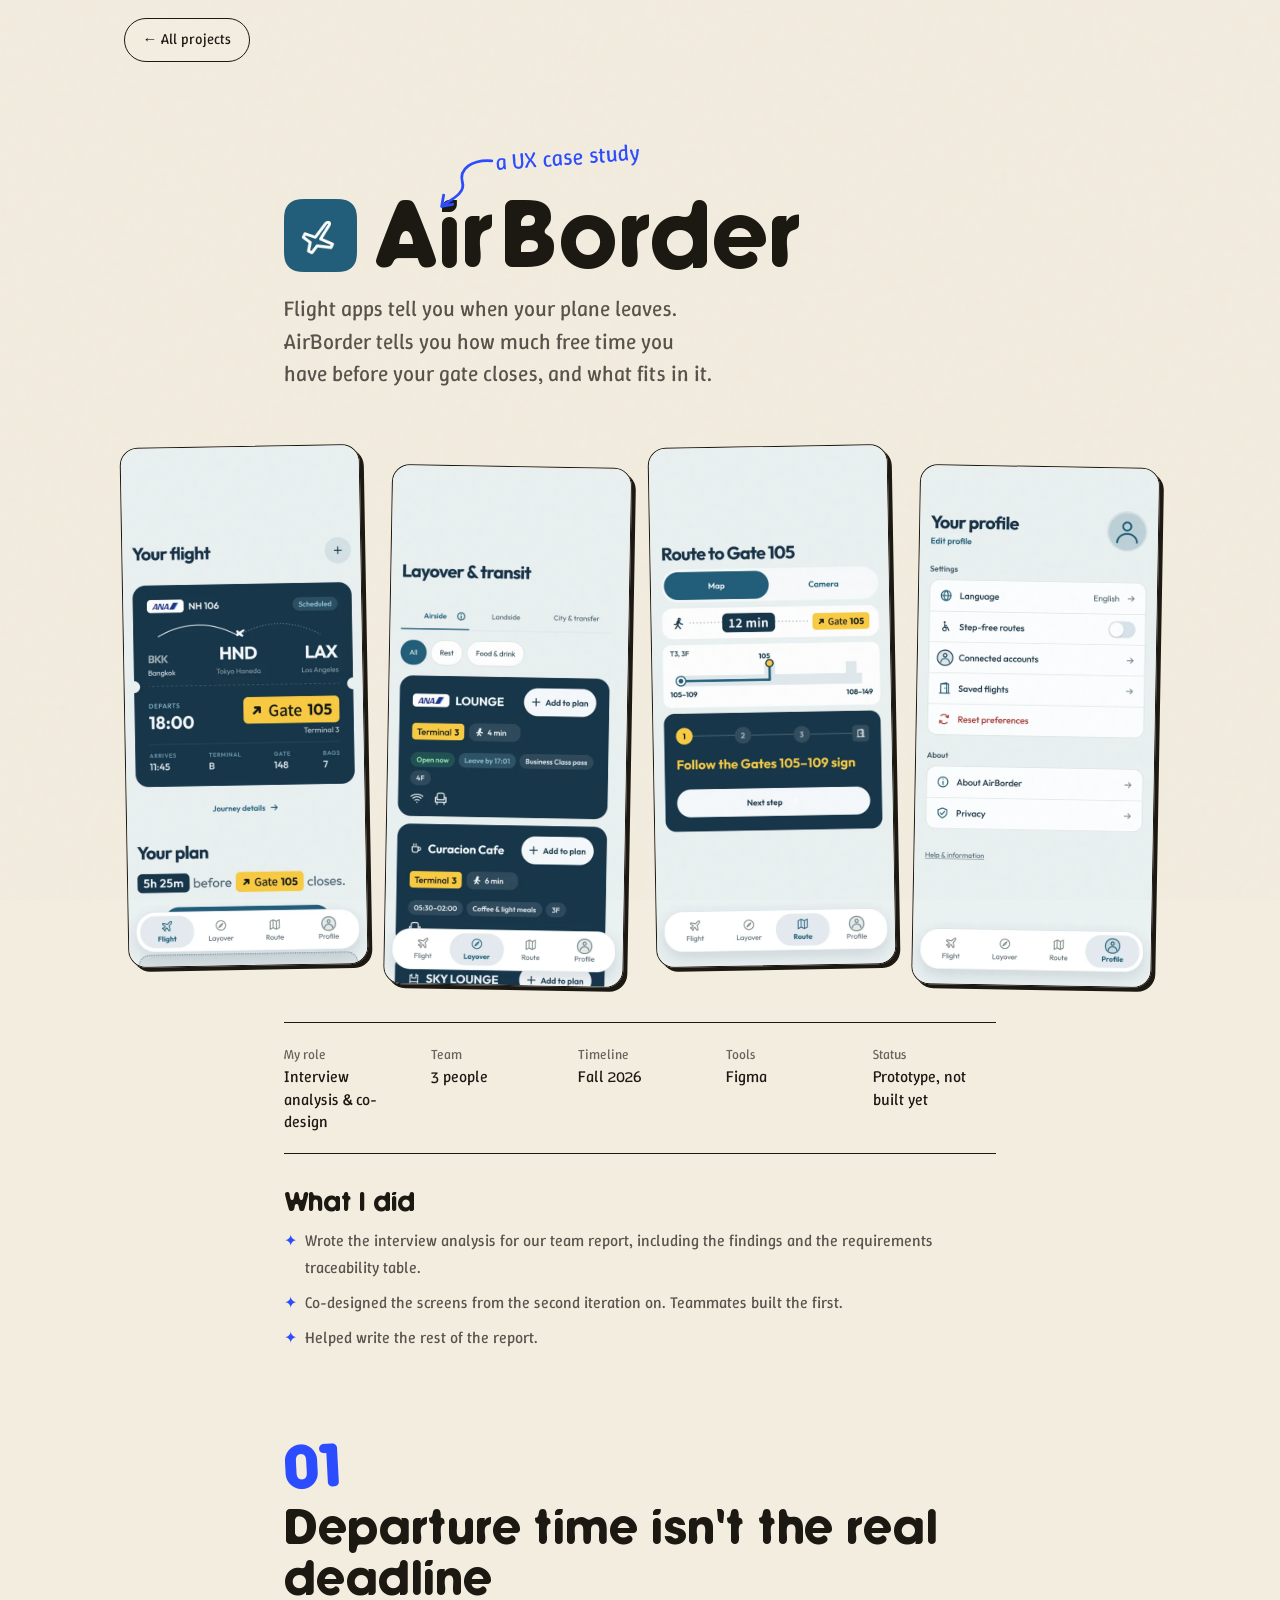
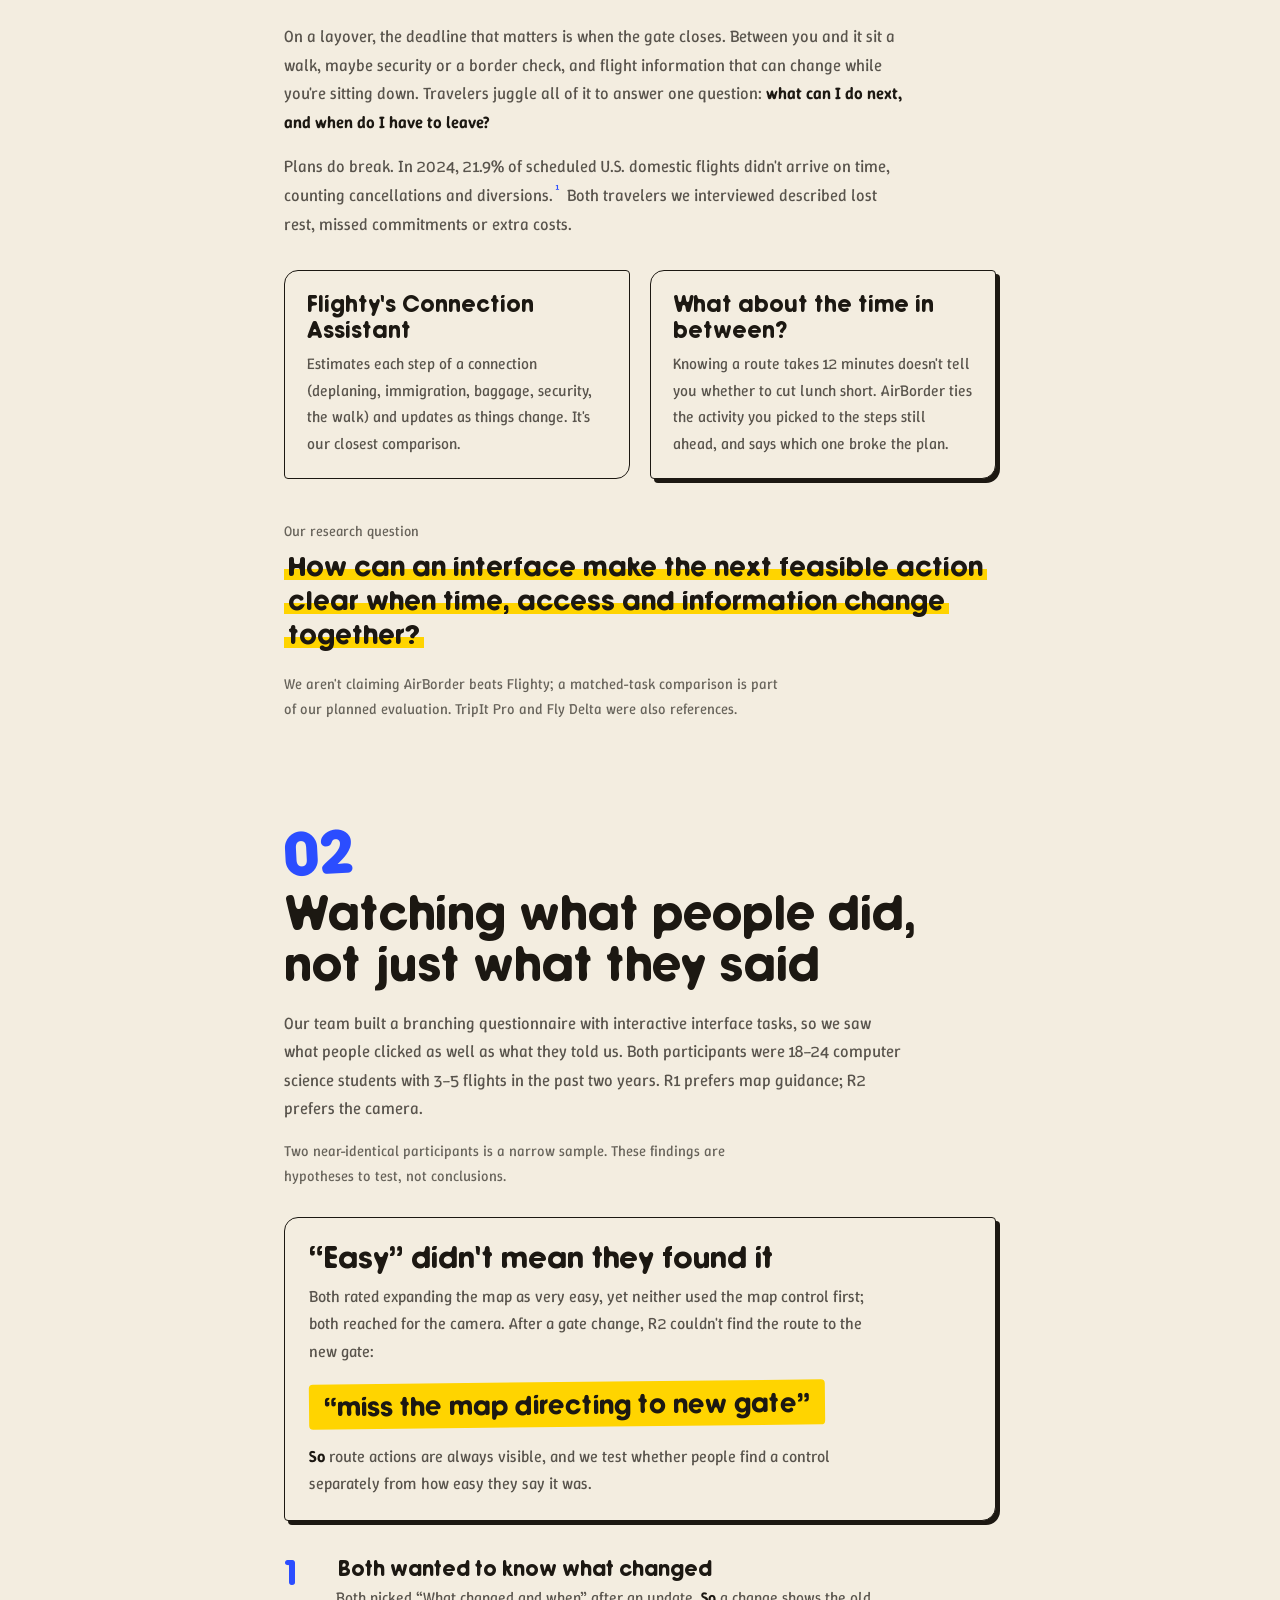
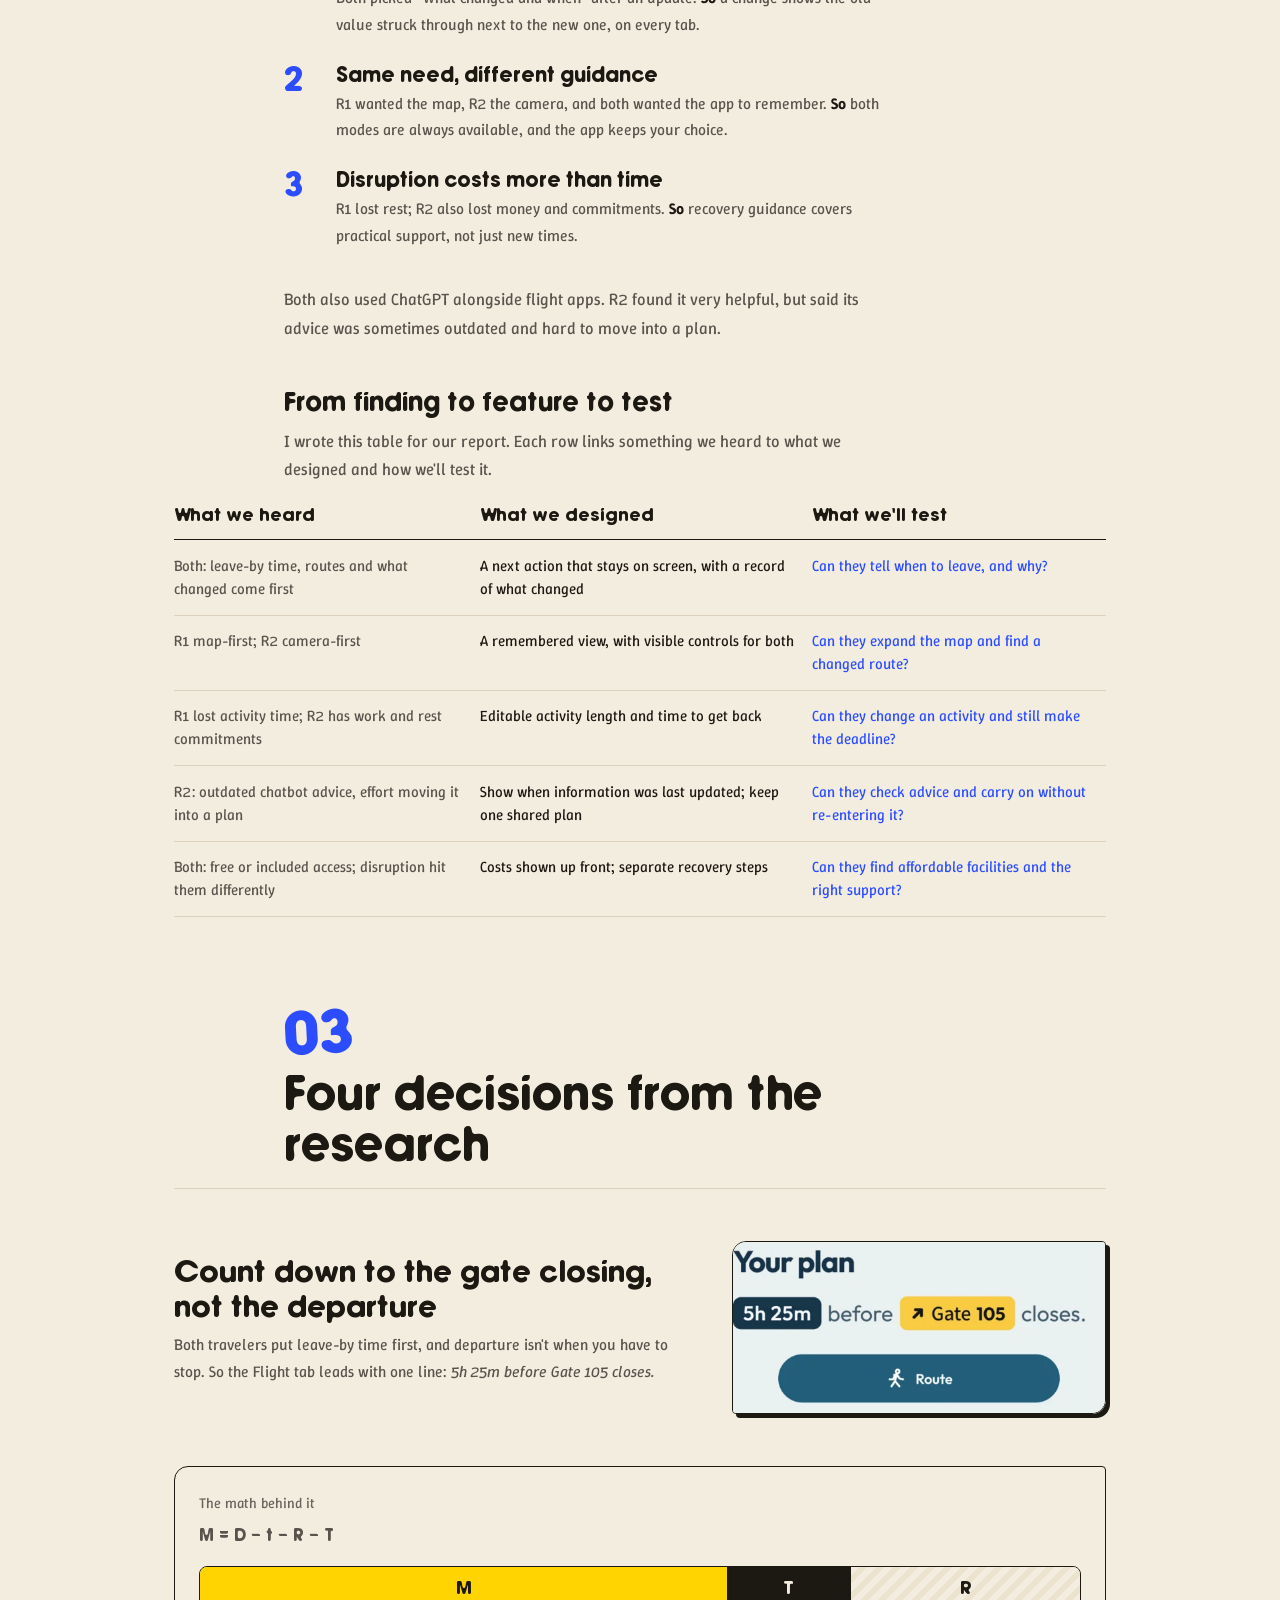
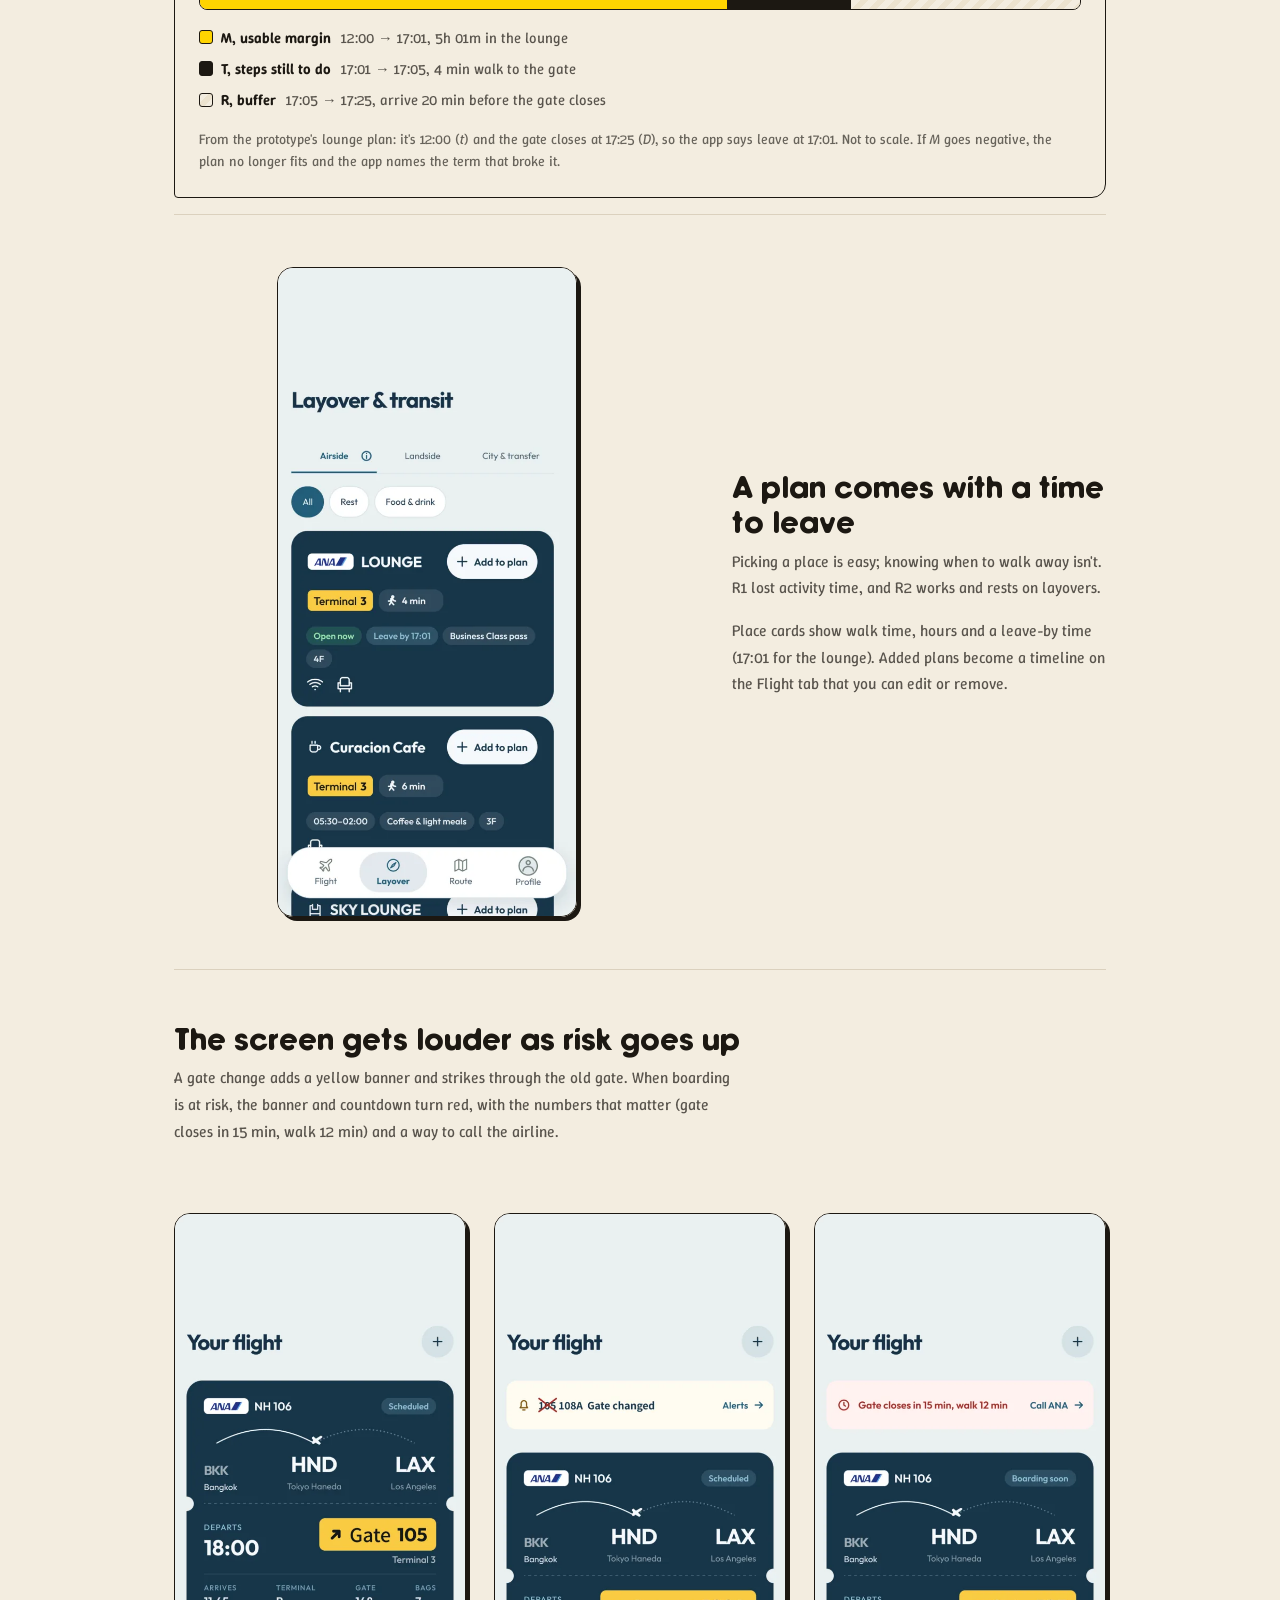
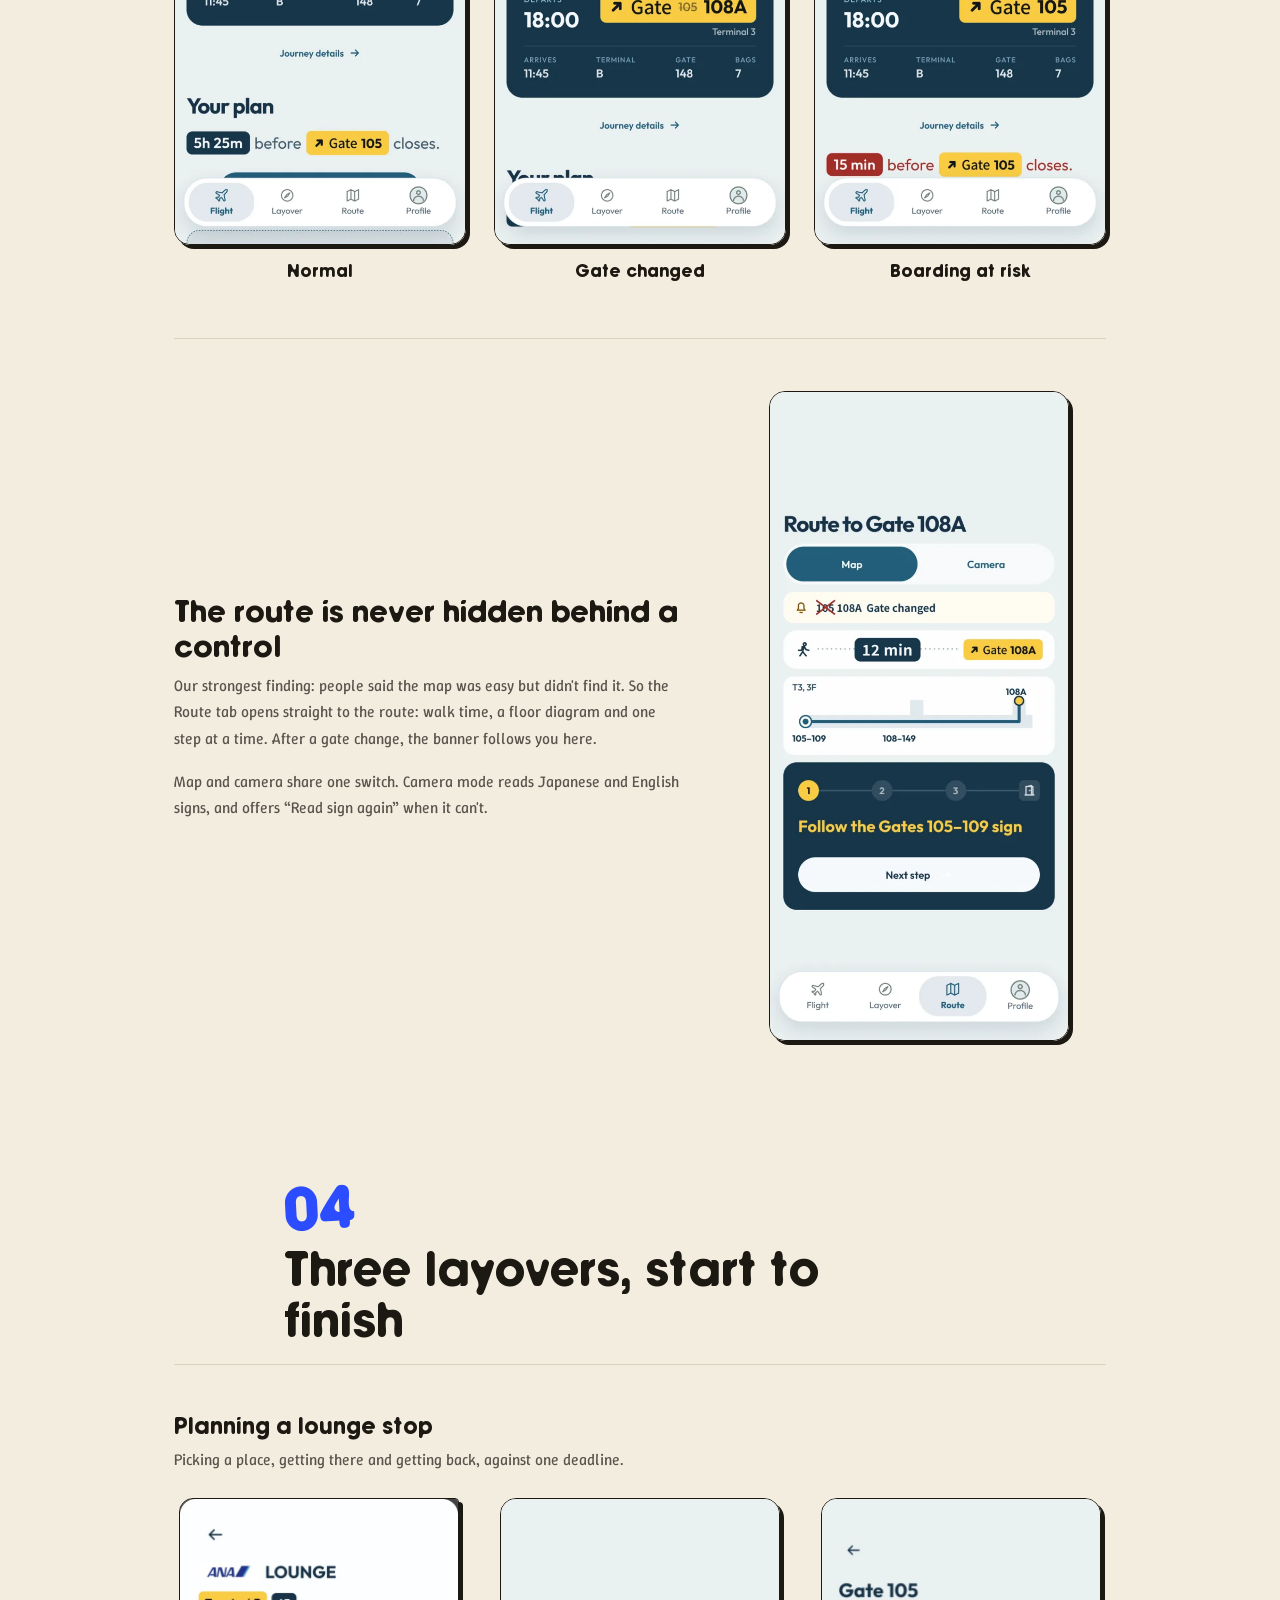
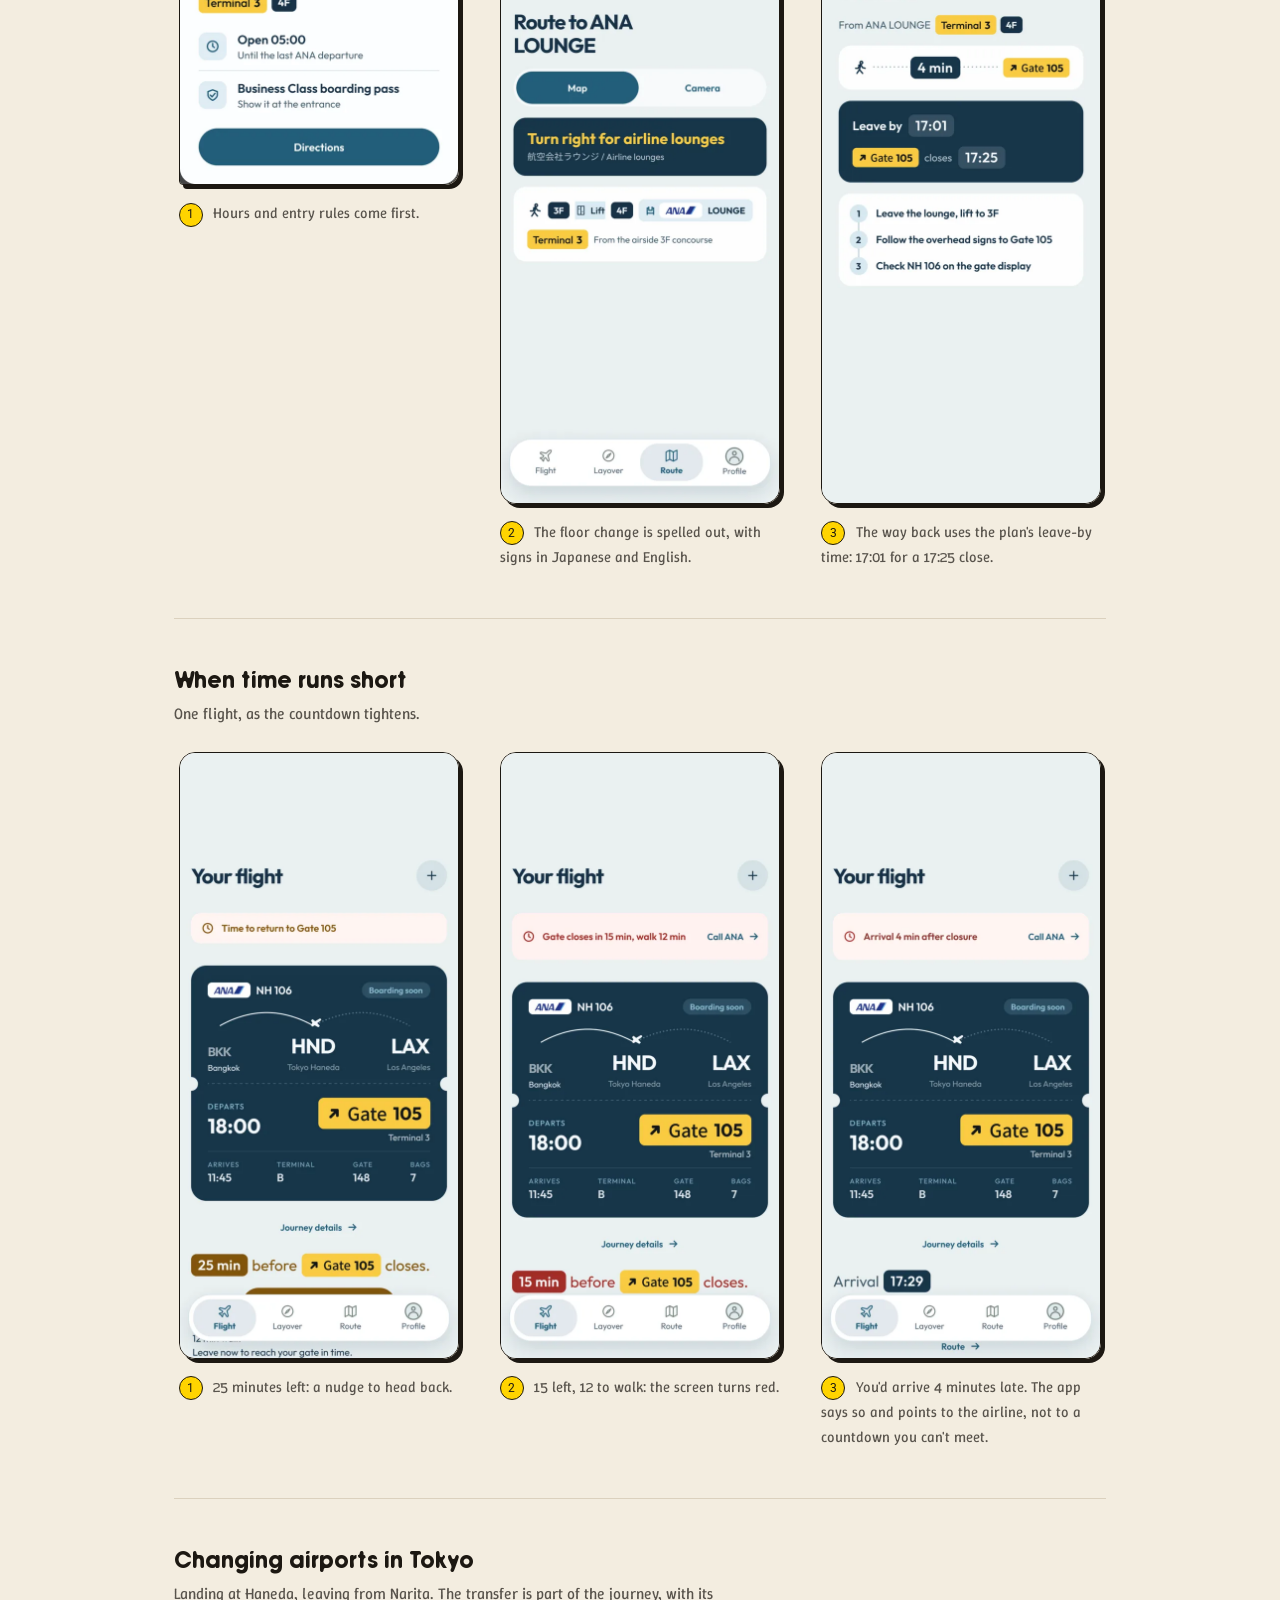
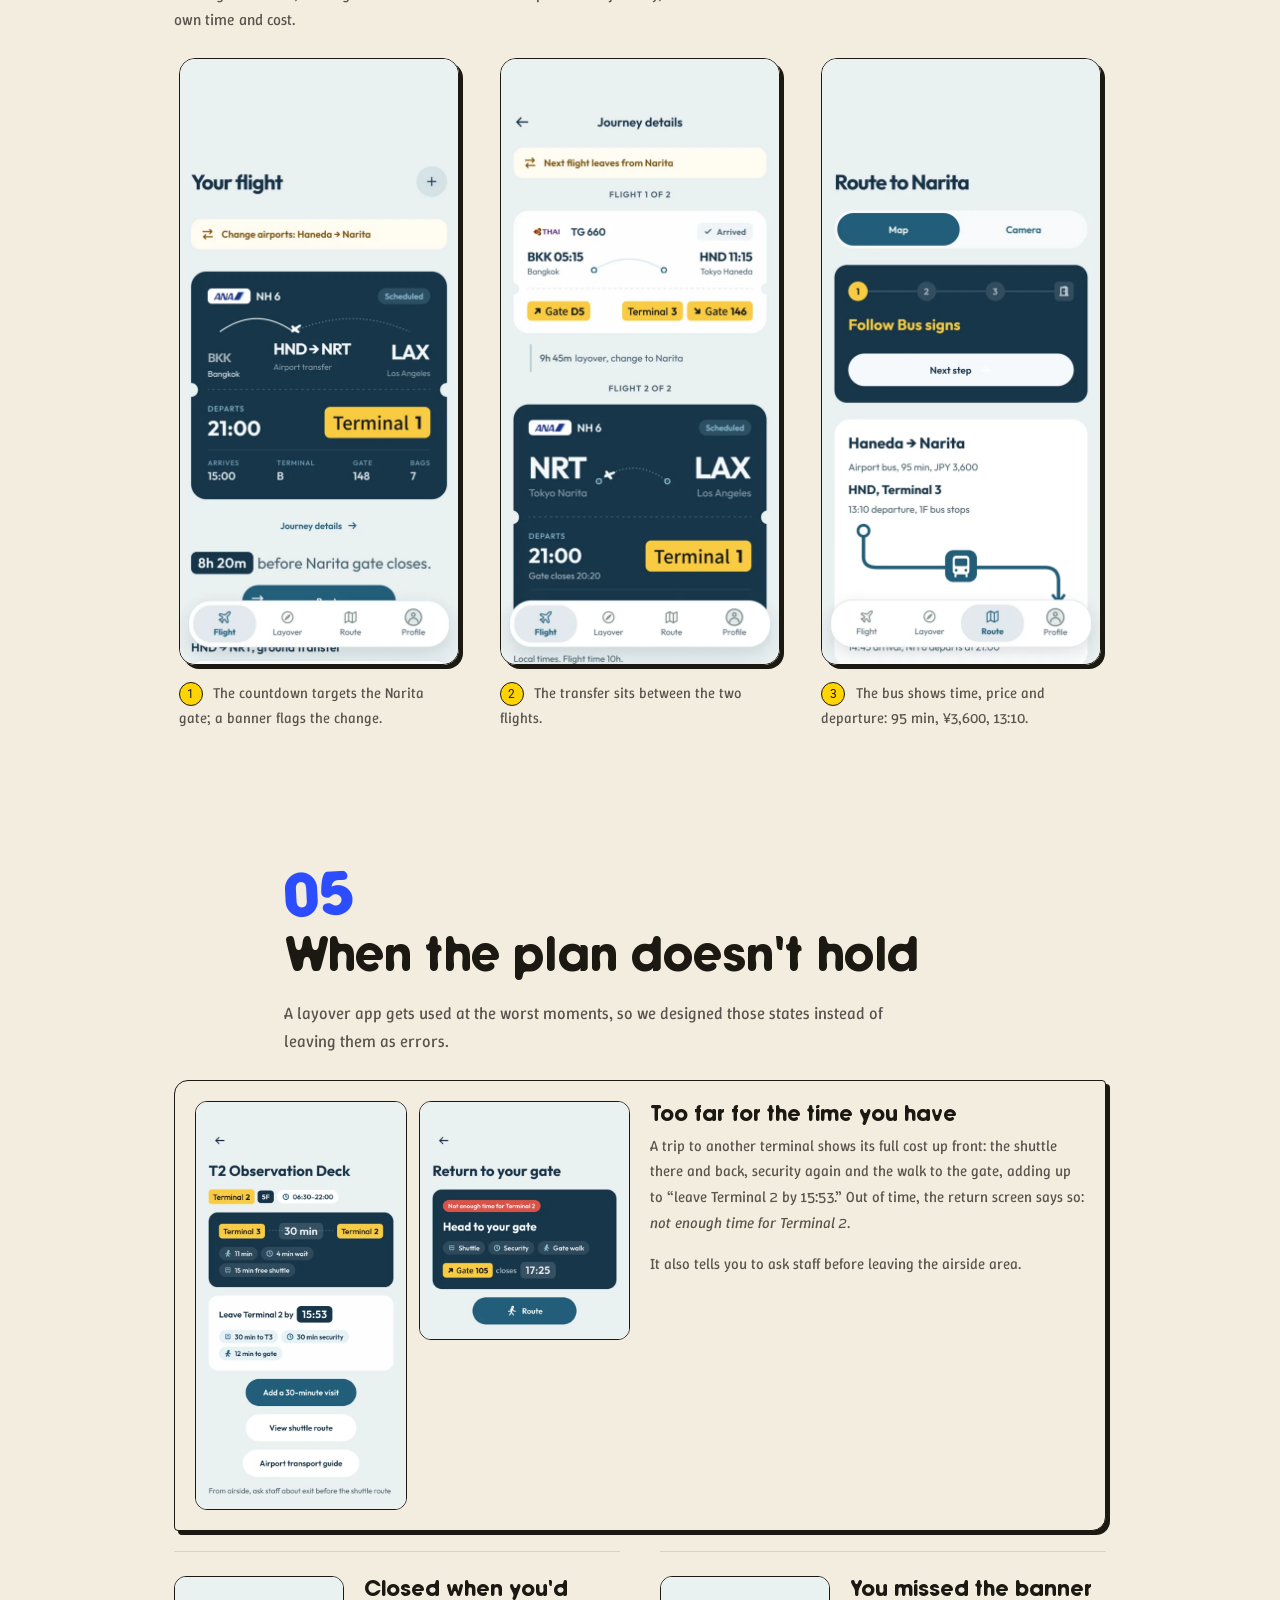
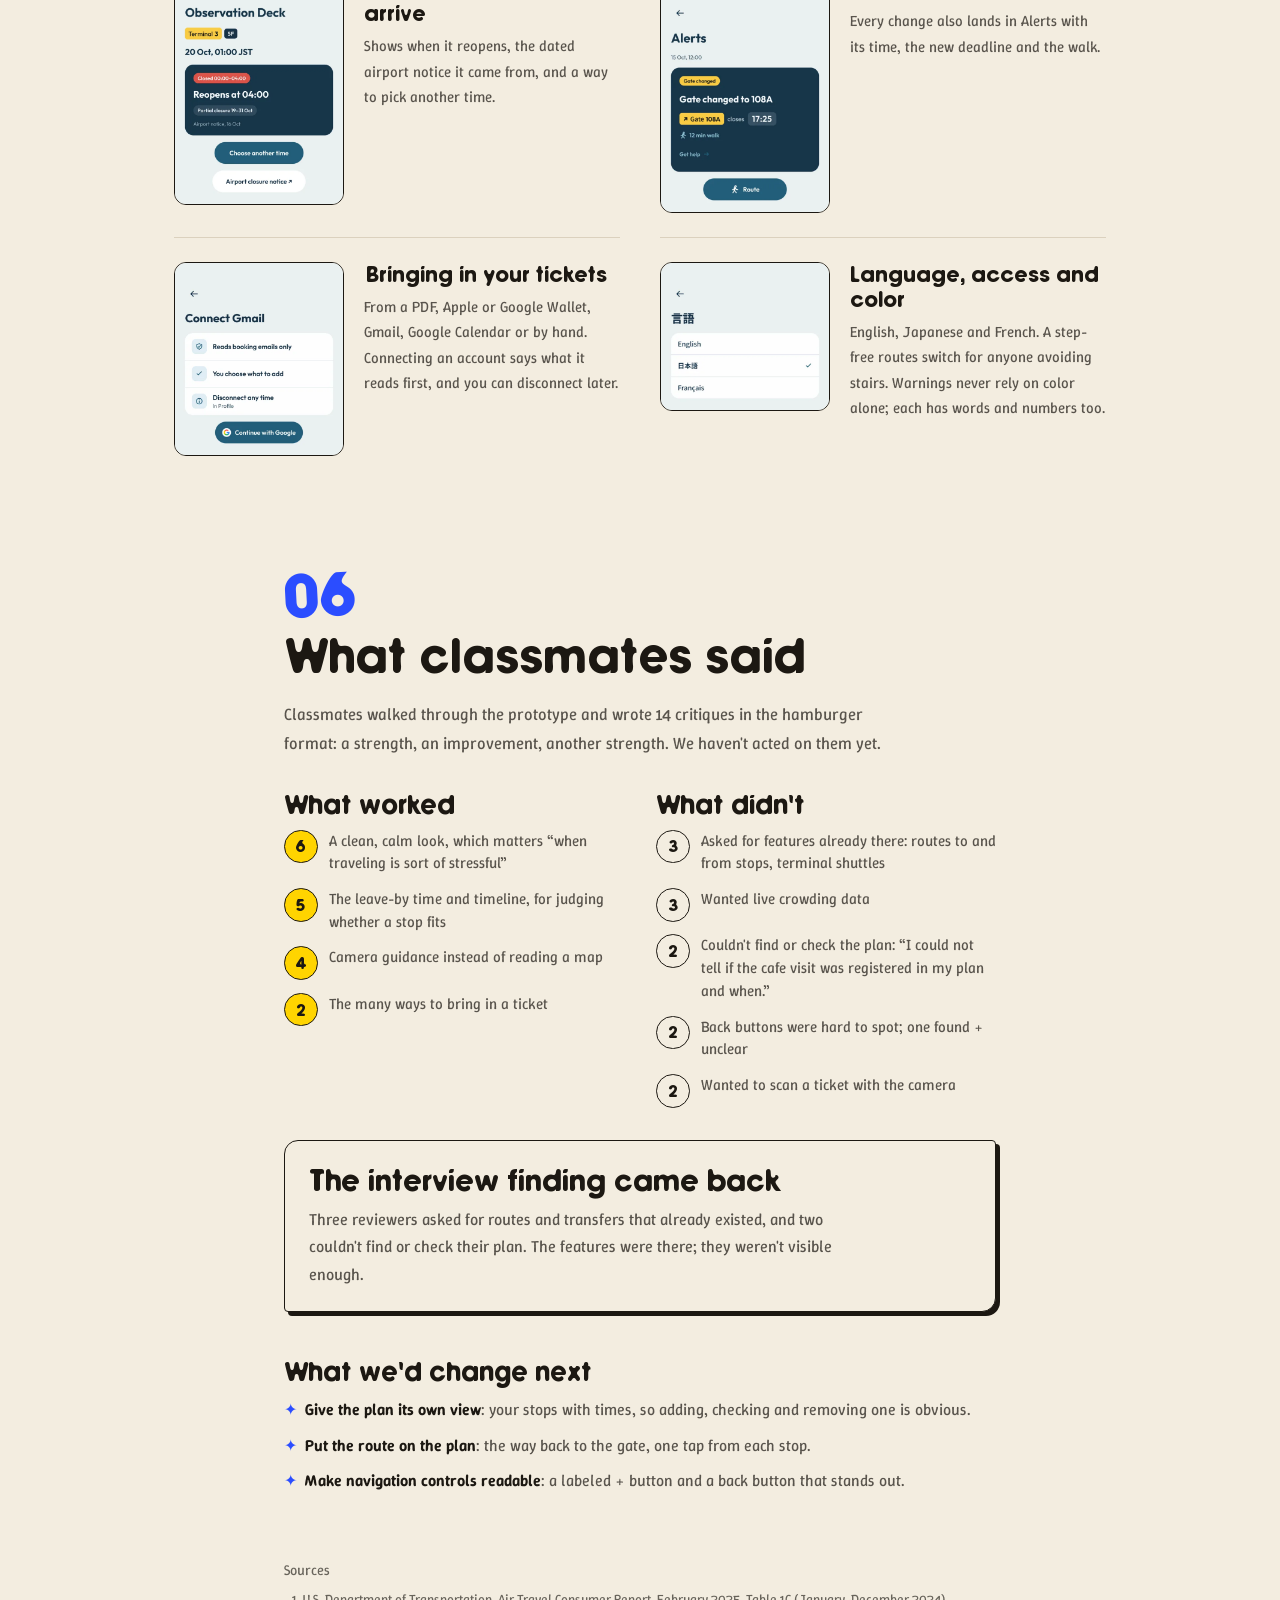
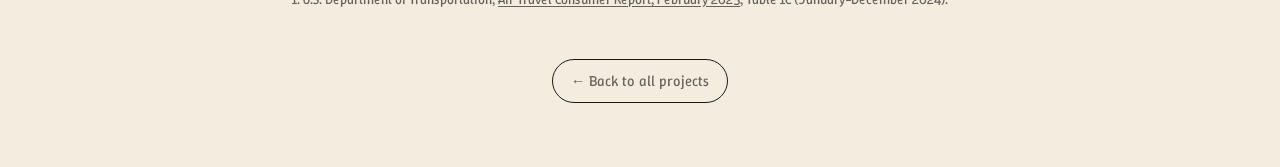
<file: airborder/index.html>
<!DOCTYPE html>
<html lang="en">
<head>
<meta charset="UTF-8">
<meta name="viewport" content="width=device-width, initial-scale=1.0">
<title>AirBorder UX case study | Mark Anjoul</title>
<meta name="description" content="A layover companion that tells travelers how much free time they have before their next gate closes. Interview research, requirements traceability and a Figma prototype from a USF HCI team project.">
<meta name="theme-color" content="#f3ede0">
<link rel="canonical" href="https://markanjoul.com/airborder/">

<meta property="og:type" content="article">
<meta property="og:url" content="https://markanjoul.com/airborder/">
<meta property="og:title" content="AirBorder: a UX case study">
<meta property="og:description" content="How much free time do you have before your next gate closes? A layover companion, from interviews to prototype.">
<meta property="og:image" content="https://markanjoul.com/assets/airborder/og.jpg">
<meta property="og:image:width" content="1200">
<meta property="og:image:height" content="630">
<meta name="twitter:card" content="summary_large_image">
<meta name="twitter:image" content="https://markanjoul.com/assets/airborder/og.jpg">

<link rel="icon" href="../favicon.svg" type="image/svg+xml">
<link rel="preload" href="../assets/fonts/Llewie.ttf" as="font" type="font/ttf" crossorigin>
<link rel="preload" href="../assets/fonts/WinkyRough-VariableFont_wght.ttf" as="font" type="font/ttf" crossorigin>
<link rel="stylesheet" href="case-study.css">
</head>
<body class="cs">
<div class="paper-grain" aria-hidden="true"></div>

<header class="cs-top">
  <a class="cs-back" href="../#projects">← All projects</a>
</header>

<main>
  <!-- 1. HERO -->
  <section class="cs-hero" aria-labelledby="cs-title">
    <div class="cs-wrap">
      <p class="cs-kicker"><span class="hand-note"><svg class="hand-note-arrow" viewBox="0 0 46 40" aria-hidden="true"><path d="M44 4 C 30 2, 20 8, 22 18 C 24 26, 12 30, 6 34 M6 34 l 8 -1 M6 34 l 2 -8"/></svg>a UX case study</span></p>
      <h1 id="cs-title" class="cs-h1"><img class="proj-logo" src="../assets/airborder/icon.webp" alt="" width="40" height="40">AirBorder</h1>
      <p class="cs-lede">Flight apps tell you when your plane leaves. AirBorder tells you how much free time you have before your gate closes, and what fits in it.</p>
    </div>

    <div class="cs-hero-shots">
      <img src="../assets/airborder/main-flight.webp" width="560" height="1218" fetchpriority="high"
           alt="Flight tab: ANA NH 106 from Tokyo Haneda to Los Angeles, departing 18:00 from Gate 105, with the plan summary “5h 25m before Gate 105 closes.”">
      <img src="../assets/airborder/main-layover.webp" width="560" height="1218"
           alt="Layover and transit tab: airside places in Terminal 3, each card showing walking time, whether it is open, a leave-by time and an Add to plan button.">
      <img src="../assets/airborder/main-route.webp" width="560" height="1218"
           alt="Route tab in map mode: 12 minutes on foot to Gate 105, a floor diagram of Terminal 3, and step 1 of 3, “Follow the Gates 105–109 sign.”">
      <img src="../assets/airborder/main-profile.webp" width="560" height="1218"
           alt="Profile tab with settings for language, a step-free routes toggle, connected accounts and saved flights.">
    </div>

    <div class="cs-wrap">
      <dl class="cs-meta">
        <div><dt>My role</dt><dd>Interview analysis &amp; co-design</dd></div>
        <div><dt>Team</dt><dd>3 people</dd></div>
        <div><dt>Timeline</dt><dd>Fall 2026</dd></div>
        <div><dt>Tools</dt><dd>Figma</dd></div>
        <div><dt>Status</dt><dd>Prototype, not built yet</dd></div>
      </dl>

      <h2 class="cs-h3">What I did</h2>
      <ul class="cs-list">
        <li>Wrote the interview analysis for our team report, including the findings and the requirements traceability table.</li>
        <li>Co-designed the screens from the second iteration on. Teammates built the first.</li>
        <li>Helped write the rest of the report.</li>
      </ul>
    </div>
  </section>

  <!-- 2. THE PROBLEM -->
  <section class="cs-section cs-reveal" aria-labelledby="cs-problem">
    <div class="cs-wrap">
      <p class="cs-num" aria-hidden="true">01</p>
      <h2 id="cs-problem" class="cs-h2">Departure time isn't the real deadline</h2>
      <p>On a layover, the deadline that matters is when the gate closes. Between you and it sit a walk, maybe security or a border check, and flight information that can change while you're sitting down. Travelers juggle all of it to answer one question: <strong>what can I do next, and when do I have to leave?</strong></p>
      <p>Plans do break. In 2024, 21.9% of scheduled U.S. domestic flights didn't arrive on time, counting cancellations and diversions.<a class="cs-cite" href="#src-dot" aria-label="Source: U.S. Department of Transportation">¹</a> Both travelers we interviewed described lost rest, missed commitments or extra costs.</p>

      <div class="cs-compare">
        <div class="cs-card">
          <h3 class="cs-card-title">Flighty's Connection Assistant</h3>
          <p>Estimates each step of a connection (deplaning, immigration, baggage, security, the walk) and updates as things change. It's our closest comparison.</p>
        </div>
        <div class="cs-card cs-card-accent">
          <h3 class="cs-card-title">What about the time in between?</h3>
          <p>Knowing a route takes 12 minutes doesn't tell you whether to cut lunch short. AirBorder ties the activity you picked to the steps still ahead, and says which one broke the plan.</p>
        </div>
      </div>

      <blockquote class="cs-question">
        <p class="cs-card-label">Our research question</p>
        <p><span>How can an interface make the next feasible action clear when time, access and information change together?</span></p>
      </blockquote>
      <p class="cs-note">We aren't claiming AirBorder beats Flighty; a matched-task comparison is part of our planned evaluation. TripIt Pro and Fly Delta were also references.</p>
    </div>
  </section>

  <!-- 3. RESEARCH -->
  <section class="cs-section cs-reveal" aria-labelledby="cs-research">
    <div class="cs-wrap">
      <p class="cs-num" aria-hidden="true">02</p>
      <h2 id="cs-research" class="cs-h2">Watching what people did, not just what they said</h2>
      <p>Our team built a branching questionnaire with interactive interface tasks, so we saw what people clicked as well as what they told us. Both participants were 18–24 computer science students with 3–5 flights in the past two years. R1 prefers map guidance; R2 prefers the camera.</p>
      <p class="cs-note">Two near-identical participants is a narrow sample. These findings are hypotheses to test, not conclusions.</p>

      <div class="cs-insight-lead">
        <h3 class="cs-card-title">“Easy” didn't mean they found it</h3>
        <p>Both rated expanding the map as very easy, yet neither used the map control first; both reached for the camera. After a gate change, R2 couldn't find the route to the new gate:</p>
        <blockquote class="cs-quote">“miss the map directing to new gate”</blockquote>
        <p><strong>So</strong> route actions are always visible, and we test whether people find a control separately from how easy they say it was.</p>
      </div>

      <ol class="cs-findings">
        <li>
          <h3 class="cs-card-title">Both wanted to know what changed</h3>
          <p>Both picked “What changed and when” after an update. <strong>So</strong> a change shows the old value struck through next to the new one, on every tab.</p>
        </li>
        <li>
          <h3 class="cs-card-title">Same need, different guidance</h3>
          <p>R1 wanted the map, R2 the camera, and both wanted the app to remember. <strong>So</strong> both modes are always available, and the app keeps your choice.</p>
        </li>
        <li>
          <h3 class="cs-card-title">Disruption costs more than time</h3>
          <p>R1 lost rest; R2 also lost money and commitments. <strong>So</strong> recovery guidance covers practical support, not just new times.</p>
        </li>
      </ol>

      <p>Both also used ChatGPT alongside flight apps. R2 found it very helpful, but said its advice was sometimes outdated and hard to move into a plan.</p>

      <h3 class="cs-h3 cs-sub">From finding to feature to test</h3>
      <p>I wrote this table for our report. Each row links something we heard to what we designed and how we'll test it.</p>
    </div>

    <div class="cs-wrap cs-wrap-wide">
      <table class="cs-table">
        <caption class="sr-only">Requirements traceability: interview evidence, the design response, and the evaluation question for each</caption>
        <thead>
          <tr><th scope="col">What we heard</th><th scope="col">What we designed</th><th scope="col">What we'll test</th></tr>
        </thead>
        <tbody>
          <tr>
            <td data-label="What we heard">Both: leave-by time, routes and what changed come first</td>
            <td data-label="What we designed">A next action that stays on screen, with a record of what changed</td>
            <td data-label="What we'll test">Can they tell when to leave, and why?</td>
          </tr>
          <tr>
            <td data-label="What we heard">R1 map-first; R2 camera-first</td>
            <td data-label="What we designed">A remembered view, with visible controls for both</td>
            <td data-label="What we'll test">Can they expand the map and find a changed route?</td>
          </tr>
          <tr>
            <td data-label="What we heard">R1 lost activity time; R2 has work and rest commitments</td>
            <td data-label="What we designed">Editable activity length and time to get back</td>
            <td data-label="What we'll test">Can they change an activity and still make the deadline?</td>
          </tr>
          <tr>
            <td data-label="What we heard">R2: outdated chatbot advice, effort moving it into a plan</td>
            <td data-label="What we designed">Show when information was last updated; keep one shared plan</td>
            <td data-label="What we'll test">Can they check advice and carry on without re-entering it?</td>
          </tr>
          <tr>
            <td data-label="What we heard">Both: free or included access; disruption hit them differently</td>
            <td data-label="What we designed">Costs shown up front; separate recovery steps</td>
            <td data-label="What we'll test">Can they find affordable facilities and the right support?</td>
          </tr>
        </tbody>
      </table>
    </div>
  </section>

  <!-- 4. DESIGN DECISIONS -->
  <section class="cs-section cs-reveal" aria-labelledby="cs-decisions">
    <div class="cs-wrap">
      <p class="cs-num" aria-hidden="true">03</p>
      <h2 id="cs-decisions" class="cs-h2">Four decisions from the research</h2>
    </div>

    <div class="cs-wrap cs-wrap-wide">
      <article class="cs-decision">
        <div class="cs-decision-text">
          <h3 class="cs-card-title">Count down to the gate closing, not the departure</h3>
          <p>Both travelers put leave-by time first, and departure isn't when you have to stop. So the Flight tab leads with one line: <em>5h 25m before Gate 105 closes.</em></p>
        </div>
        <figure class="cs-shot cs-shot-flat">
          <img src="../assets/airborder/plan-countdown.webp" width="560" height="257" loading="lazy" decoding="async"
               alt="The Your plan section of the Flight tab: “5h 25m before Gate 105 closes,” with a Route button underneath.">
        </figure>
      </article>

      <!-- the model behind decisions 1 and 2, with the prototype's own numbers -->
      <figure class="cs-budget" aria-labelledby="cs-budget-cap">
        <p class="cs-card-label">The math behind it</p>
        <p class="cs-formula"><span>M</span> = <span>D</span> − <span>t</span> − <span>R</span> − <span>T</span></p>
        <div class="cs-bar" aria-hidden="true">
          <span class="cs-seg cs-seg-m">M</span><span class="cs-seg cs-seg-t">T</span><span class="cs-seg cs-seg-r">R</span>
        </div>
        <ul class="cs-legend">
          <li><i class="cs-key cs-seg-m"></i><b>M, usable margin</b> 12:00 → 17:01, 5h 01m in the lounge</li>
          <li><i class="cs-key cs-seg-t"></i><b>T, steps still to do</b> 17:01 → 17:05, 4 min walk to the gate</li>
          <li><i class="cs-key cs-seg-r"></i><b>R, buffer</b> 17:05 → 17:25, arrive 20 min before the gate closes</li>
        </ul>
        <figcaption id="cs-budget-cap">From the prototype's lounge plan: it's 12:00 (<i>t</i>) and the gate closes at 17:25 (<i>D</i>), so the app says leave at 17:01. Not to scale. If <i>M</i> goes negative, the plan no longer fits and the app names the term that broke it.</figcaption>
      </figure>

      <article class="cs-decision cs-decision-flip">
        <div class="cs-decision-text">
          <h3 class="cs-card-title">A plan comes with a time to leave</h3>
          <p>Picking a place is easy; knowing when to walk away isn't. R1 lost activity time, and R2 works and rests on layovers.</p>
          <p>Place cards show walk time, hours and a leave-by time (17:01 for the lounge). Added plans become a timeline on the Flight tab that you can edit or remove.</p>
        </div>
        <figure class="cs-shot">
          <img src="../assets/airborder/main-layover.webp" width="560" height="1218" loading="lazy" decoding="async"
               alt="Layover and transit tab: the ANA Lounge card shows Terminal 3, a 4 minute walk, Open now, Leave by 17:01 and an Add to plan button.">
        </figure>
      </article>

      <article class="cs-decision cs-decision-wide">
        <div class="cs-decision-text">
          <h3 class="cs-card-title">The screen gets louder as risk goes up</h3>
          <p>A gate change adds a yellow banner and strikes through the old gate. When boarding is at risk, the banner and countdown turn red, with the numbers that matter (gate closes in 15 min, walk 12 min) and a way to call the airline.</p>
        </div>
        <div class="cs-trio">
          <figure class="cs-shot">
            <img src="../assets/airborder/main-flight.webp" width="560" height="1218" loading="lazy" decoding="async"
                 alt="Normal state: the Flight tab with a dark ticket for NH 106, Gate 105, and no banner.">
            <figcaption>Normal</figcaption>
          </figure>
          <figure class="cs-shot">
            <img src="../assets/airborder/gate.webp" width="560" height="1218" loading="lazy" decoding="async"
                 alt="Gate changed: a yellow banner reads “105 struck through, 108A, Gate changed” with an Alerts link, and the ticket shows Gate 105 crossed out next to 108A.">
            <figcaption>Gate changed</figcaption>
          </figure>
          <figure class="cs-shot">
            <img src="../assets/airborder/risk.webp" width="560" height="1218" loading="lazy" decoding="async"
                 alt="Boarding at risk: a red banner reads “Gate closes in 15 min, walk 12 min” with a Call ANA link, the status says Boarding soon, and the countdown chip turns red at 15 min.">
            <figcaption>Boarding at risk</figcaption>
          </figure>
        </div>
      </article>

      <article class="cs-decision">
        <div class="cs-decision-text">
          <h3 class="cs-card-title">The route is never hidden behind a control</h3>
          <p>Our strongest finding: people said the map was easy but didn't find it. So the Route tab opens straight to the route: walk time, a floor diagram and one step at a time. After a gate change, the banner follows you here.</p>
          <p>Map and camera share one switch. Camera mode reads Japanese and English signs, and offers “Read sign again” when it can't.</p>
        </div>
        <figure class="cs-shot">
          <img src="../assets/airborder/route108.webp" width="560" height="1218" loading="lazy" decoding="async"
               alt="Route to Gate 108A in map mode: the Map and Camera switch, the gate-change banner, a 12 minute walk to Gate 108A, a floor diagram of Terminal 3, and step 1 of 3, “Follow the Gates 105–109 sign.”">
        </figure>
      </article>
    </div>
  </section>

  <!-- 5. KEY FLOWS -->
  <section class="cs-section cs-reveal" aria-labelledby="cs-flows">
    <div class="cs-wrap">
      <p class="cs-num" aria-hidden="true">04</p>
      <h2 id="cs-flows" class="cs-h2">Three layovers, start to finish</h2>
    </div>

    <div class="cs-wrap cs-wrap-wide">
      <div class="cs-flow">
        <h3 class="cs-card-title">Planning a lounge stop</h3>
        <p class="cs-flow-lede">Picking a place, getting there and getting back, against one deadline.</p>
        <ol class="cs-steps" tabindex="0" aria-label="Planning a lounge stop, 3 screens">
          <li>
            <img src="../assets/airborder/lounge-card.webp" width="560" height="576" loading="lazy" decoding="async" class="cs-step-card"
                 alt="ANA Lounge details: Terminal 3, 4F. Open 05:00 until the last ANA departure. Entry needs a Business Class boarding pass, shown at the entrance. A Directions button.">
            <p><b>1</b> Hours and entry rules come first.</p>
          </li>
          <li>
            <img src="../assets/airborder/lounge-route.webp" width="560" height="1218" loading="lazy" decoding="async"
                 alt="Route to ANA Lounge in map mode: “Turn right for airline lounges” with the sign text in Japanese and English, then 3F, lift, 4F, ANA Lounge, from the airside 3F concourse.">
            <p><b>2</b> The floor change is spelled out, with signs in Japanese and English.</p>
          </li>
          <li>
            <img src="../assets/airborder/lounge-return.webp" width="560" height="1218" loading="lazy" decoding="async"
                 alt="Gate 105 from ANA Lounge: a 4 minute walk, Leave by 17:01, Gate 105 closes 17:25, and three steps: leave the lounge and take the lift to 3F, follow the overhead signs to Gate 105, check NH 106 on the gate display.">
            <p><b>3</b> The way back uses the plan's leave-by time: 17:01 for a 17:25 close.</p>
          </li>
        </ol>
      </div>

      <div class="cs-flow">
        <h3 class="cs-card-title">When time runs short</h3>
        <p class="cs-flow-lede">One flight, as the countdown tightens.</p>
        <ol class="cs-steps" tabindex="0" aria-label="When time runs short, 3 screens">
          <li>
            <img src="../assets/airborder/return.webp" width="560" height="1218" loading="lazy" decoding="async"
                 alt="Return to your gate: a banner reads “Time to return to Gate 105” and the countdown says 25 min before Gate 105 closes.">
            <p><b>1</b> 25 minutes left: a nudge to head back.</p>
          </li>
          <li>
            <img src="../assets/airborder/risk.webp" width="560" height="1218" loading="lazy" decoding="async"
                 alt="Boarding at risk: a red banner reads “Gate closes in 15 min, walk 12 min” with a Call ANA link, and the countdown chip turns red at 15 min.">
            <p><b>2</b> 15 left, 12 to walk: the screen turns red.</p>
          </li>
          <li>
            <img src="../assets/airborder/assist.webp" width="560" height="1218" loading="lazy" decoding="async"
                 alt="Boarding assistance: a banner reads “Arrival 4 min after closure” with a Call ANA link, and the plan shows Arrival 17:29.">
            <p><b>3</b> You'd arrive 4 minutes late. The app says so and points to the airline, not to a countdown you can't meet.</p>
          </li>
        </ol>
      </div>

      <div class="cs-flow">
        <h3 class="cs-card-title">Changing airports in Tokyo</h3>
        <p class="cs-flow-lede">Landing at Haneda, leaving from Narita. The transfer is part of the journey, with its own time and cost.</p>
        <ol class="cs-steps" tabindex="0" aria-label="Changing airports in Tokyo, 3 screens">
          <li>
            <img src="../assets/airborder/xfer-flight.webp" width="560" height="1218" loading="lazy" decoding="async"
                 alt="Flight tab during an airport change: a banner reads “Change airports: Haneda to Narita,” the ticket for NH 6 shows HND to NRT as an airport transfer and Terminal 1, and the countdown says 8h 20m before Narita gate closes.">
            <p><b>1</b> The countdown targets the Narita gate; a banner flags the change.</p>
          </li>
          <li>
            <img src="../assets/airborder/xfer-journey.webp" width="560" height="1218" loading="lazy" decoding="async"
                 alt="Journey details: “Next flight leaves from Narita,” flight 1 of 2 is TG 660 from Bangkok to Haneda, then a 9h 45m layover with a change to Narita, then flight 2 of 2, NH 6 from Narita.">
            <p><b>2</b> The transfer sits between the two flights.</p>
          </li>
          <li>
            <img src="../assets/airborder/xfer-route.webp" width="560" height="1218" loading="lazy" decoding="async"
                 alt="Route to Narita in map mode: step 1, Follow Bus signs, then Haneda to Narita by airport bus, 95 min, JPY 3,600, leaving Haneda Terminal 3 at 13:10 from the 1F bus stops.">
            <p><b>3</b> The bus shows time, price and departure: 95 min, ¥3,600, 13:10.</p>
          </li>
        </ol>
      </div>
    </div>
  </section>

  <!-- 6. EDGE CASES & ACCESSIBILITY -->
  <section class="cs-section cs-reveal" aria-labelledby="cs-edges">
    <div class="cs-wrap">
      <p class="cs-num" aria-hidden="true">05</p>
      <h2 id="cs-edges" class="cs-h2">When the plan doesn't hold</h2>
      <p>A layover app gets used at the worst moments, so we designed those states instead of leaving them as errors.</p>
    </div>

    <div class="cs-wrap cs-wrap-wide">
      <div class="cs-edge cs-edge-wide">
        <div class="cs-edge-shots">
          <img src="../assets/airborder/edge-t2.webp" width="560" height="1089" loading="lazy" decoding="async"
               alt="T2 Observation Deck: 30 minutes from Terminal 3 by an 11 minute walk, 4 minute wait and 15 minute free shuttle. Leave Terminal 2 by 15:53, allowing 30 min back to Terminal 3, 30 min for security and 12 min to the gate. Buttons to add a 30-minute visit or view the shuttle route.">
          <img src="../assets/airborder/edge-t2-late.webp" width="560" height="634" loading="lazy" decoding="async"
               alt="Return to your gate: a red tag reads “Not enough time for Terminal 2,” followed by “Head to your gate” with shuttle, security and gate walk listed, and Gate 105 closes 17:25.">
        </div>
        <div class="cs-edge-text">
          <h3 class="cs-card-title">Too far for the time you have</h3>
          <p>A trip to another terminal shows its full cost up front: the shuttle there and back, security again and the walk to the gate, adding up to “leave Terminal 2 by 15:53.” Out of time, the return screen says so: <em>not enough time for Terminal 2</em>.</p>
          <p>It also tells you to ask staff before leaving the airside area.</p>
        </div>
      </div>

      <div class="cs-edges">
        <div class="cs-edge">
          <img src="../assets/airborder/edge-closed.webp" width="560" height="755" loading="lazy" decoding="async"
               alt="Observation Deck on 20 October at 01:00: a red tag reads “Closed 00:00–04:00,” then “Reopens at 04:00,” a note about a partial closure from 19 to 31 October, and the source, an airport notice from 16 October. Buttons to choose another time or open the airport closure notice.">
          <div class="cs-edge-text">
            <h3 class="cs-card-title">Closed when you'd arrive</h3>
            <p>Shows when it reopens, the dated airport notice it came from, and a way to pick another time.</p>
          </div>
        </div>
        <div class="cs-edge">
          <img src="../assets/airborder/edge-alert.webp" width="560" height="780" loading="lazy" decoding="async"
               alt="Alerts, 15 October 12:00: Gate changed to 108A, Gate 108A closes 17:25, 12 minute walk, a Get help link and a Route button.">
          <div class="cs-edge-text">
            <h3 class="cs-card-title">You missed the banner</h3>
            <p>Every change also lands in Alerts with its time, the new deadline and the walk.</p>
          </div>
        </div>
        <div class="cs-edge">
          <img src="../assets/airborder/edge-gmail.webp" width="560" height="641" loading="lazy" decoding="async"
               alt="Connect Gmail: three promises before connecting. Reads booking emails only. You choose what to add. Disconnect any time, in Profile. Then a Continue with Google button.">
          <div class="cs-edge-text">
            <h3 class="cs-card-title">Bringing in your tickets</h3>
            <p>From a PDF, Apple or Google Wallet, Gmail, Google Calendar or by hand. Connecting an account says what it reads first, and you can disconnect later.</p>
          </div>
        </div>
        <div class="cs-edge">
          <img src="../assets/airborder/edge-lang.webp" width="560" height="490" loading="lazy" decoding="async"
               alt="The language setting shown in Japanese, titled 言語, with English, 日本語 (selected) and Français.">
          <div class="cs-edge-text">
            <h3 class="cs-card-title">Language, access and color</h3>
            <p>English, Japanese and French. A step-free routes switch for anyone avoiding stairs. Warnings never rely on color alone; each has words and numbers too.</p>
          </div>
        </div>
      </div>
    </div>
  </section>

  <!-- 7. EVALUATION -->
  <section class="cs-section cs-reveal" aria-labelledby="cs-eval">
    <div class="cs-wrap">
      <p class="cs-num" aria-hidden="true">06</p>
      <h2 id="cs-eval" class="cs-h2">What classmates said</h2>
      <p>Classmates walked through the prototype and wrote 14 critiques in the hamburger format: a strength, an improvement, another strength. We haven't acted on them yet.</p>

      <div class="cs-eval">
        <div>
          <h3 class="cs-h3">What worked</h3>
          <ul class="cs-tally">
            <li><span>6</span>A clean, calm look, which matters “when traveling is sort of stressful”</li>
            <li><span>5</span>The leave-by time and timeline, for judging whether a stop fits</li>
            <li><span>4</span>Camera guidance instead of reading a map</li>
            <li><span>2</span>The many ways to bring in a ticket</li>
          </ul>
        </div>
        <div>
          <h3 class="cs-h3">What didn't</h3>
          <ul class="cs-tally cs-tally-warn">
            <li><span>3</span>Asked for features already there: routes to and from stops, terminal shuttles</li>
            <li><span>3</span>Wanted live crowding data</li>
            <li><span>2</span>Couldn't find or check the plan: “I could not tell if the cafe visit was registered in my plan and when.”</li>
            <li><span>2</span>Back buttons were hard to spot; one found + unclear</li>
            <li><span>2</span>Wanted to scan a ticket with the camera</li>
          </ul>
        </div>
      </div>

      <div class="cs-insight-lead">
        <h3 class="cs-card-title">The interview finding came back</h3>
        <p>Three reviewers asked for routes and transfers that already existed, and two couldn't find or check their plan. The features were there; they weren't visible enough.</p>
      </div>

      <h3 class="cs-h3 cs-sub">What we'd change next</h3>
      <ul class="cs-list">
        <li><strong>Give the plan its own view</strong>: your stops with times, so adding, checking and removing one is obvious.</li>
        <li><strong>Put the route on the plan</strong>: the way back to the gate, one tap from each stop.</li>
        <li><strong>Make navigation controls readable</strong>: a labeled + button and a back button that stands out.</li>
      </ul>
    </div>
  </section>

  <section class="cs-sources" aria-labelledby="cs-src">
    <div class="cs-wrap">
      <h2 id="cs-src" class="cs-card-label">Sources</h2>
      <ol>
        <li id="src-dot">U.S. Department of Transportation, <a href="https://rosap.ntl.bts.gov/view/dot/82026/dot_82026_DS1.pdf">Air Travel Consumer Report, February 2025</a>, Table 1C (January–December 2024).</li>
      </ol>
    </div>
  </section>
</main>

<footer class="cs-foot">
  <a class="cs-back" href="../#projects">← Back to all projects</a>
</footer>

<script>
  // ponytail: the homepage's GSAP fade-up (opacity 0 → 1, 15px rise, 0.3s) without loading
  // GSAP for one effect. JS adds the hidden state, so with no JS everything just shows.
  if (!matchMedia('(prefers-reduced-motion: reduce)').matches && 'IntersectionObserver' in window) {
    const io = new IntersectionObserver((entries) => entries.forEach((e) => {
      if (e.isIntersecting) { e.target.classList.add('in'); io.unobserve(e.target); }
    }));
    document.querySelectorAll('.cs-reveal').forEach((el) => { el.classList.add('pre'); io.observe(el); });
  }
</script>
</body>
</html>
</file>
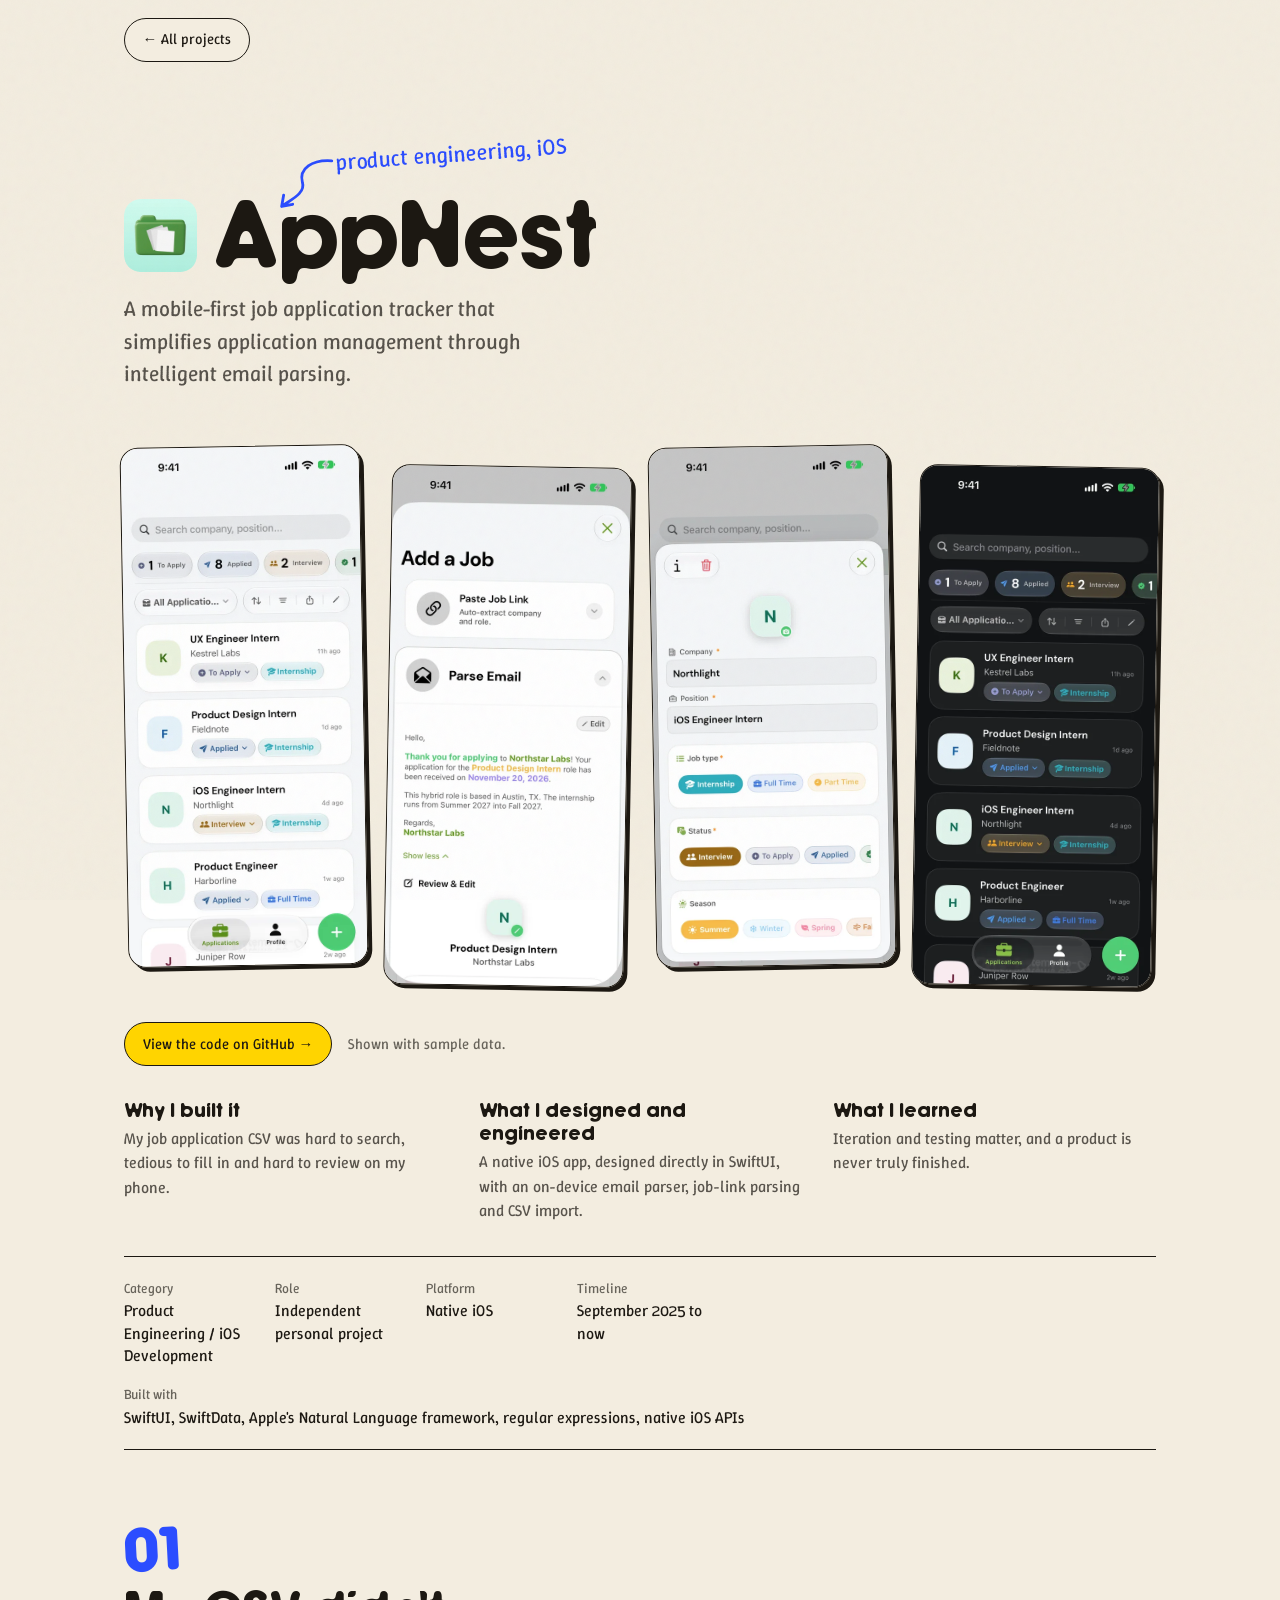
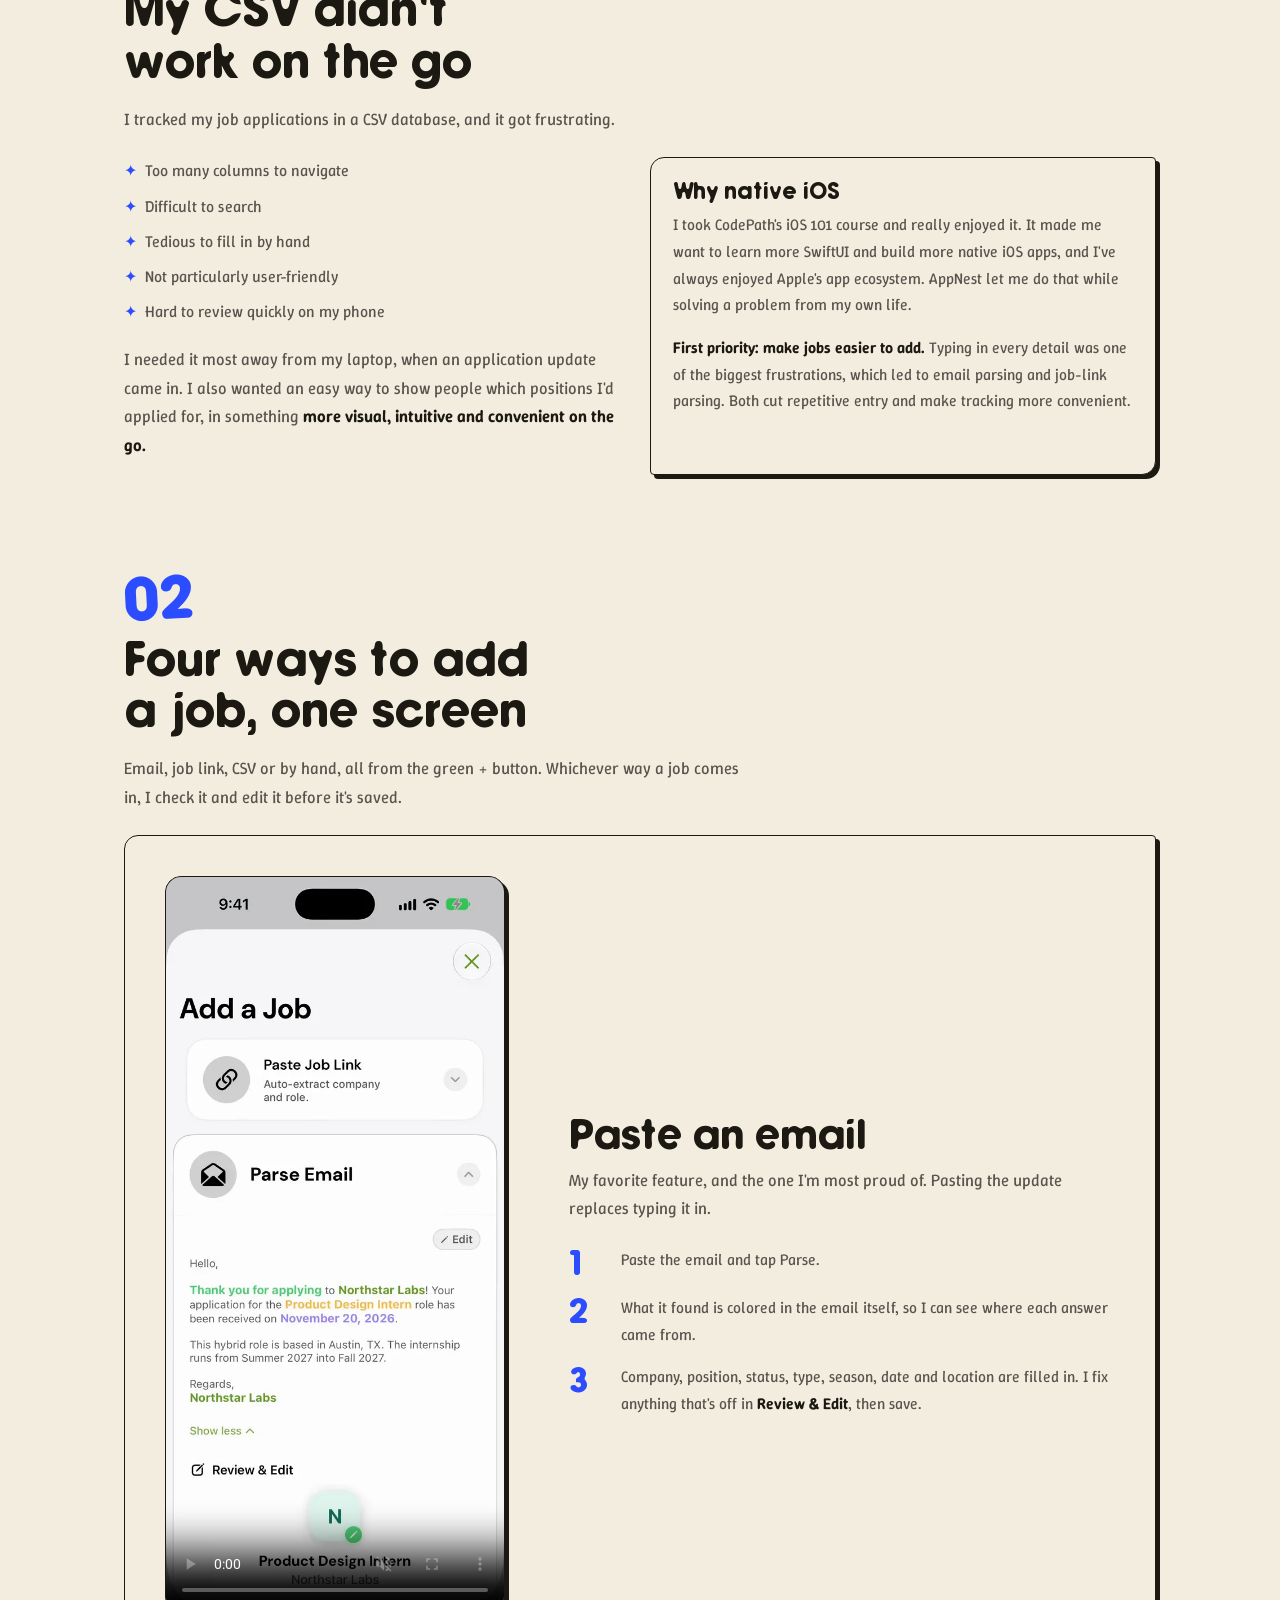
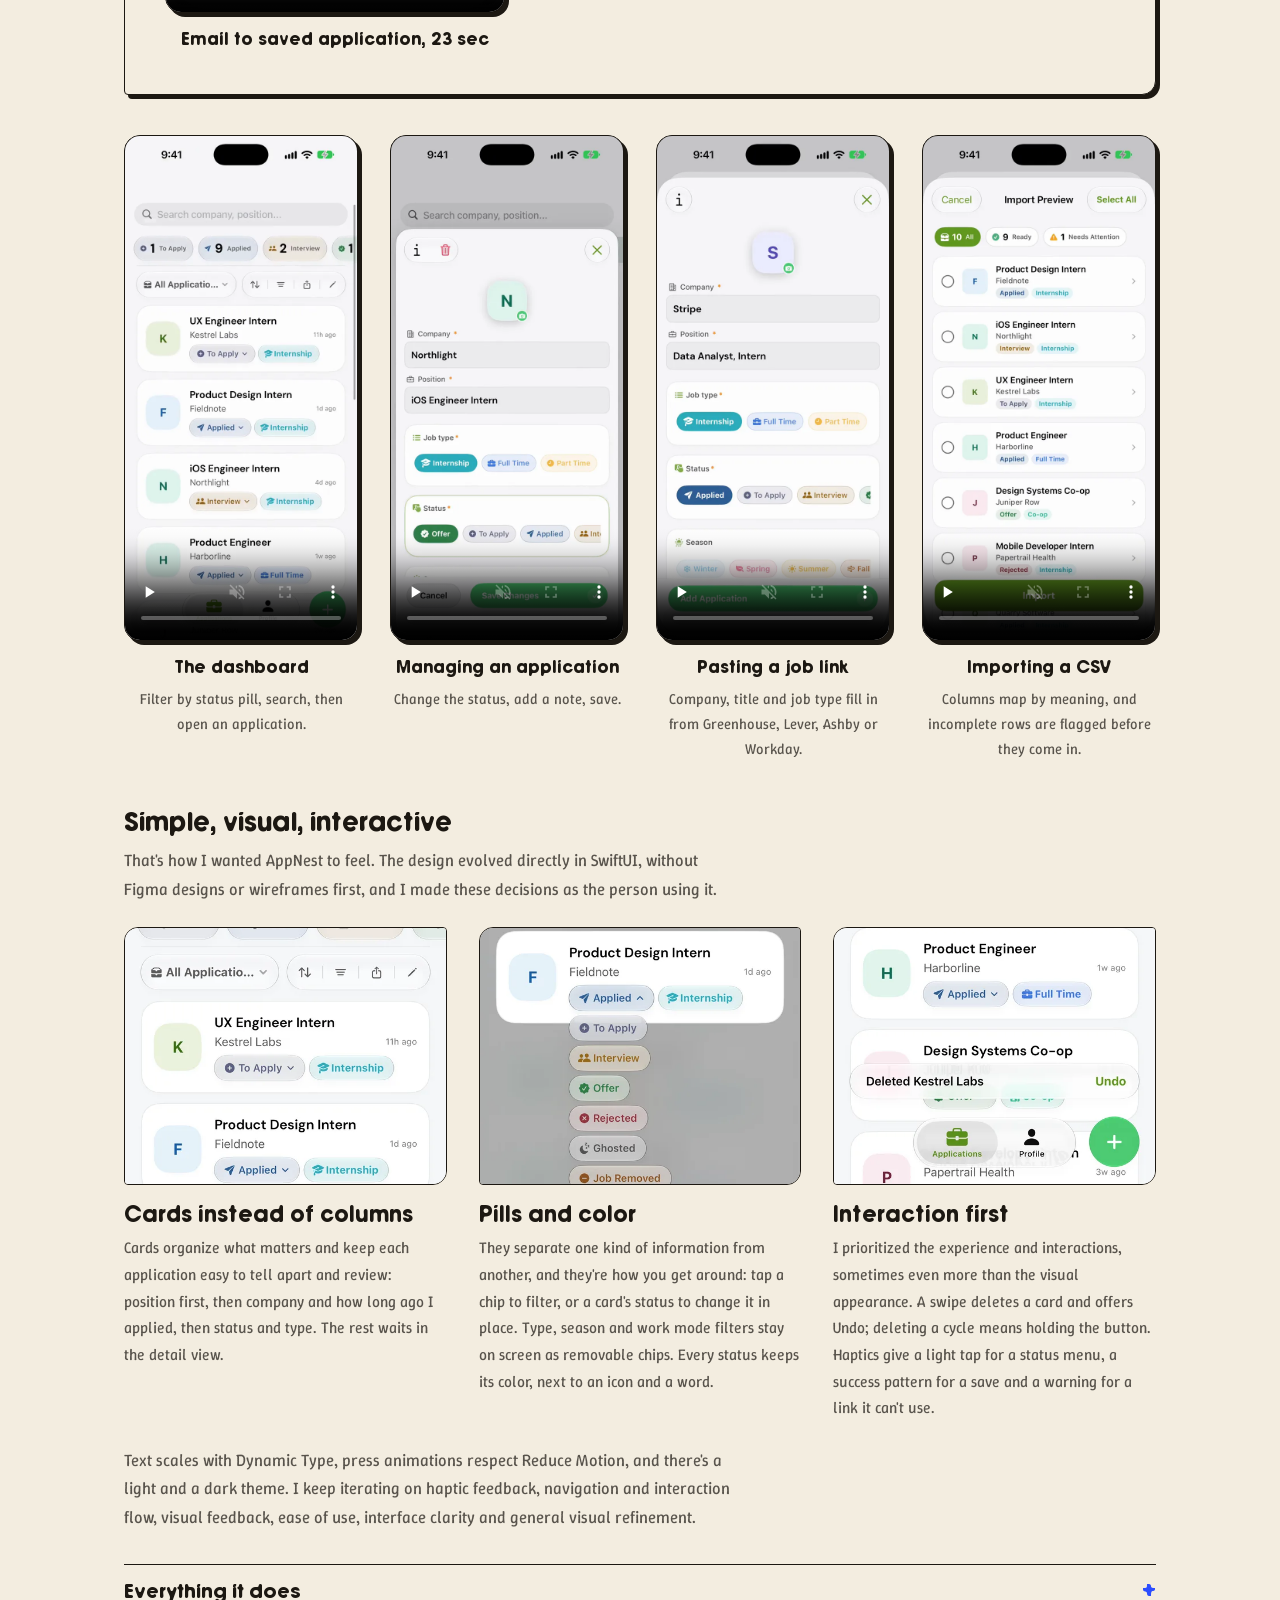
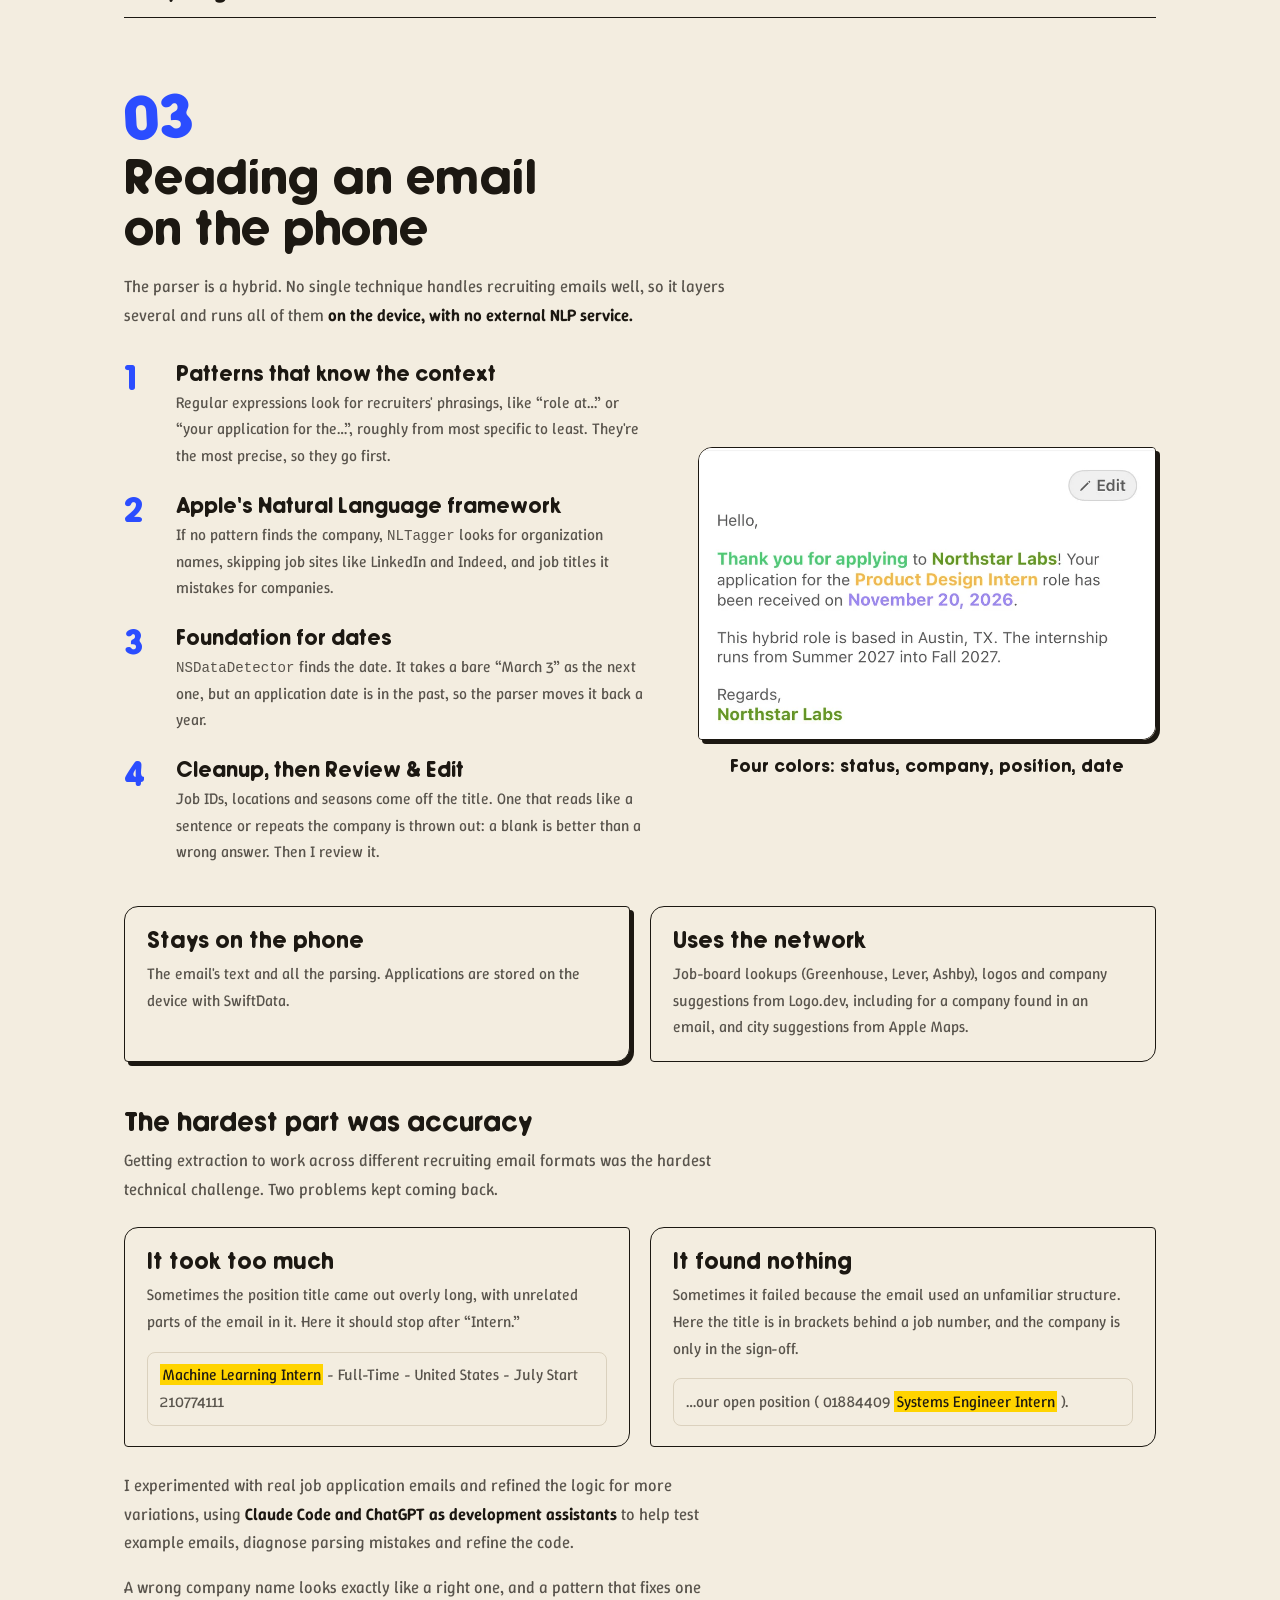
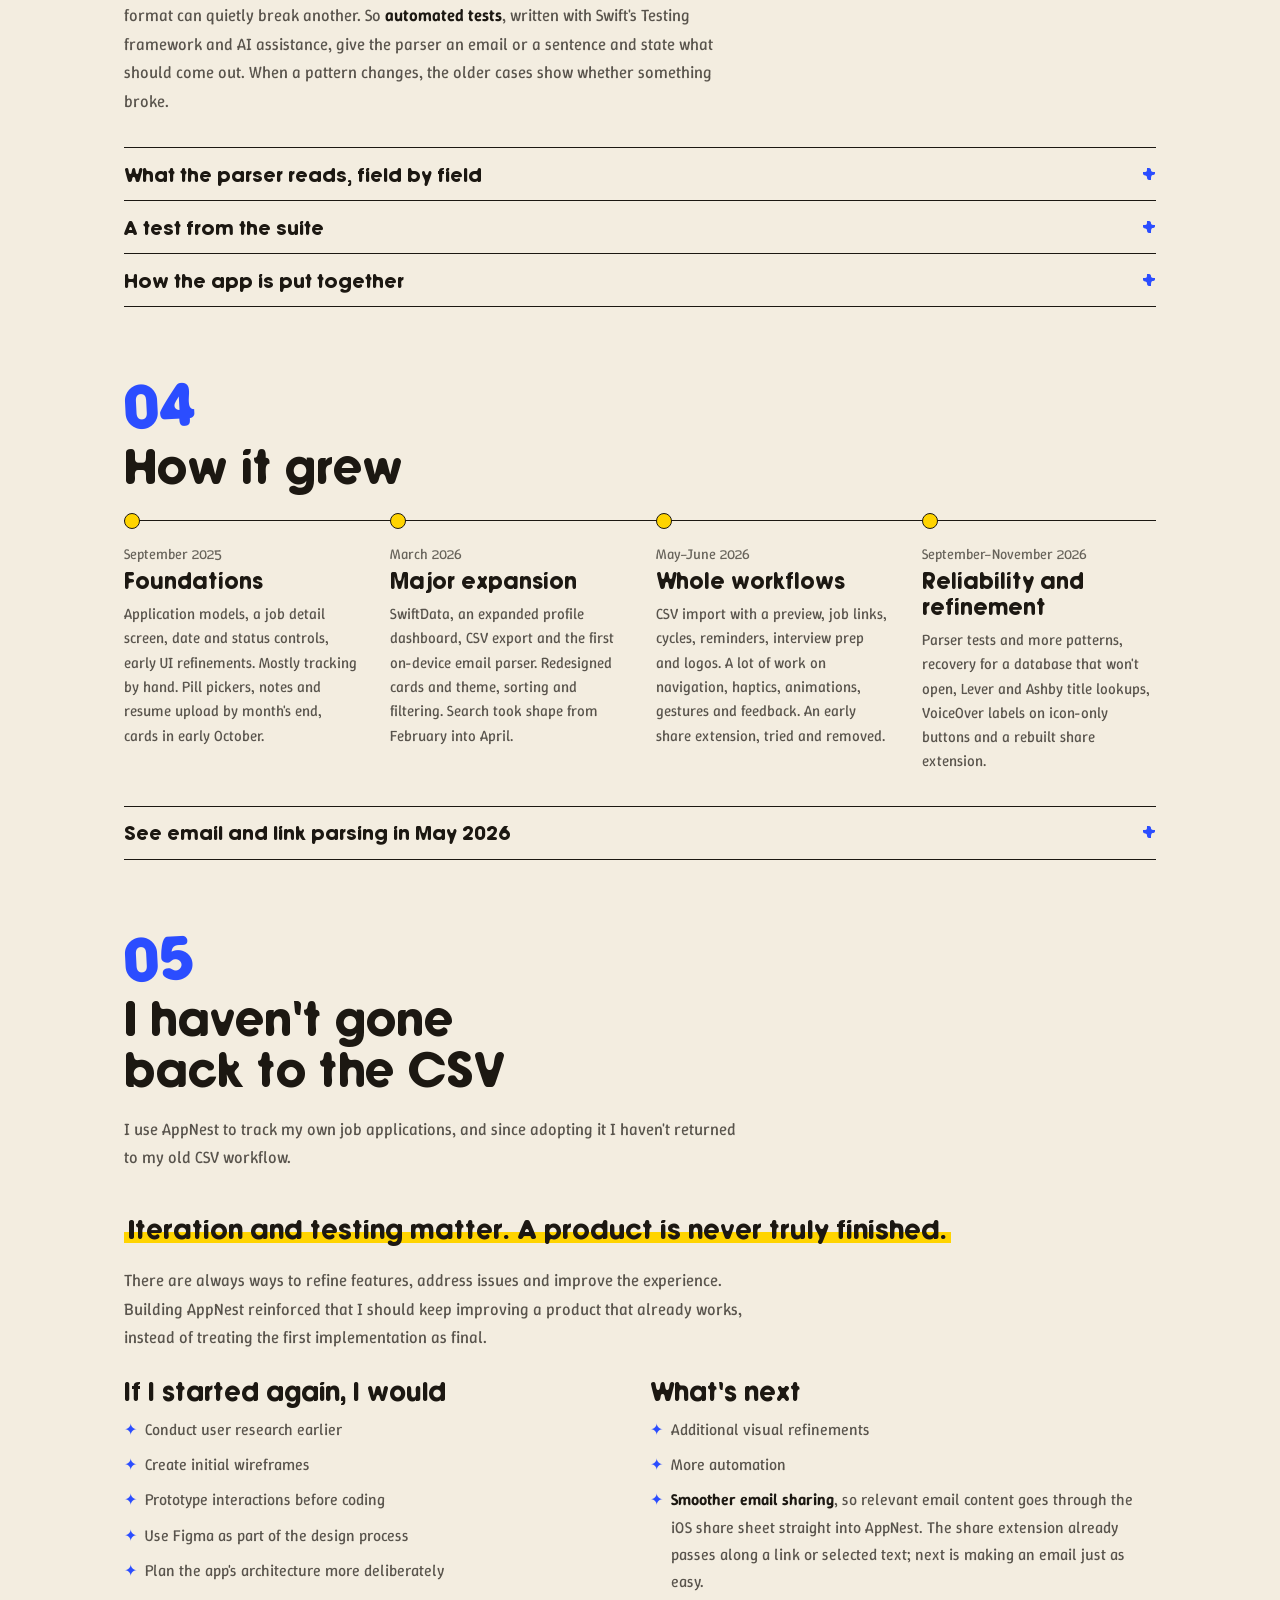
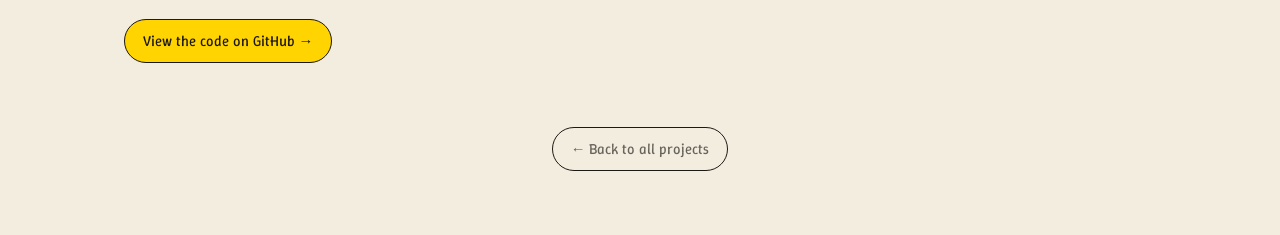
<file: appnest/index.html>
<!DOCTYPE html>
<html lang="en">
<head>
<meta charset="UTF-8">
<meta name="viewport" content="width=device-width, initial-scale=1.0">
<title>AppNest, product engineering and iOS | Mark Anjoul</title>
<meta name="description" content="A mobile-first job application tracker I designed in code and built in SwiftUI, with email parsing that runs on the phone. How it started, how the parser works, and what I'd change.">
<meta name="theme-color" content="#f3ede0">
<link rel="canonical" href="https://markanjoul.com/appnest/">

<meta property="og:type" content="article">
<meta property="og:url" content="https://markanjoul.com/appnest/">
<meta property="og:title" content="AppNest: an iOS job application tracker">
<meta property="og:description" content="I replaced my job application CSV with a native iOS app that reads the emails for me.">
<meta property="og:image" content="https://markanjoul.com/assets/appnest/og.jpg">
<meta property="og:image:width" content="1200">
<meta property="og:image:height" content="630">
<meta name="twitter:card" content="summary_large_image">
<meta name="twitter:image" content="https://markanjoul.com/assets/appnest/og.jpg">

<link rel="icon" href="../favicon.svg" type="image/svg+xml">
<link rel="preload" href="../assets/fonts/Llewie.ttf" as="font" type="font/ttf" crossorigin>
<link rel="preload" href="../assets/fonts/WinkyRough-VariableFont_wght.ttf" as="font" type="font/ttf" crossorigin>
<link rel="stylesheet" href="../styles.css">
</head>
<body class="cs cs-appnest">
<div class="paper-grain" aria-hidden="true"></div>

<header class="cs-top">
  <a class="cs-back" href="../#projects">← All projects</a>
</header>

<main>
  <!-- HERO -->
  <section class="cs-hero" aria-labelledby="cs-title">
    <div class="cs-wrap">
      <p class="cs-kicker"><span class="hand-note"><svg class="hand-note-arrow" viewBox="0 0 46 40" aria-hidden="true"><path d="M44 4 C 30 2, 20 8, 22 18 C 24 26, 12 30, 6 34 M6 34 l 8 -1 M6 34 l 2 -8"/></svg>product engineering, iOS</span></p>
      <h1 id="cs-title" class="cs-h1"><img class="proj-logo" src="../assets/appnest/icon.webp" alt="" width="40" height="40">AppNest</h1>
      <p class="cs-lede">A mobile-first job application tracker that simplifies application management through intelligent email parsing.</p>
    </div>

    <div class="cs-hero-shots" role="group" aria-label="Four AppNest screens">
      <img src="../assets/appnest/app/list.webp" width="560" height="1218" fetchpriority="high"
           alt="Applications list: a search field, status chips with counts, and a card for each job showing its position, company, date, status and job type.">
      <img src="../assets/appnest/app/email-highlights.webp" width="560" height="1218"
           alt="Parse Email after parsing: the status phrase, company, position and date are colored inside the email, above a Review and Edit form filled in with Product Design Intern at Northstar Labs.">
      <img src="../assets/appnest/app/detail.webp" width="560" height="1218"
           alt="Job detail for iOS Engineer Intern at Northlight, with color-coded pills for job type, status and season.">
      <img src="../assets/appnest/app/list-dark.webp" width="560" height="1218"
           alt="The same applications list in dark mode.">
    </div>

    <div class="cs-wrap">
      <p class="cs-hero-cta"><a class="proj-cta" href="https://github.com/marcanjoul/app-nest" target="_blank" rel="noopener">View the code on GitHub →</a> <span class="cs-note">Shown with sample data.</span></p>

      <dl class="cs-glance">
        <div><dt>Why I built it</dt><dd>My job application CSV was hard to search, tedious to fill in and hard to review on my phone.</dd></div>
        <div><dt>What I designed and engineered</dt><dd>A native iOS app, designed directly in SwiftUI, with an on-device email parser, job-link parsing and CSV import.</dd></div>
        <div><dt>What I learned</dt><dd>Iteration and testing matter, and a product is never truly finished.</dd></div>
      </dl>

      <dl class="cs-meta">
        <div><dt>Category</dt><dd>Product Engineering / iOS Development</dd></div>
        <div><dt>Role</dt><dd>Independent personal project</dd></div>
        <div><dt>Platform</dt><dd>Native iOS</dd></div>
        <div><dt>Timeline</dt><dd>September 2025 to now</dd></div>
        <div class="cs-meta-full"><dt>Built with</dt><dd>SwiftUI, SwiftData, Apple's Natural Language framework, regular expressions, native iOS APIs</dd></div>
      </dl>
    </div>
  </section>

  <!-- 1. THE PROBLEM -->
  <section class="cs-section cs-reveal" aria-labelledby="cs-problem">
    <div class="cs-wrap">
      <p class="cs-num" aria-hidden="true">01</p>
      <h2 id="cs-problem" class="cs-h2">My CSV didn't work on the go</h2>
      <p>I tracked my job applications in a CSV database, and it got frustrating.</p>
    </div>

    <div class="cs-wrap cs-compare">
      <div>
        <ul class="cs-list">
          <li>Too many columns to navigate</li>
          <li>Difficult to search</li>
          <li>Tedious to fill in by hand</li>
          <li>Not particularly user-friendly</li>
          <li>Hard to review quickly on my phone</li>
        </ul>
        <p class="cs-gap">I needed it most away from my laptop, when an application update came in. I also wanted an easy way to show people which positions I'd applied for, in something <strong>more visual, intuitive and convenient on the go.</strong></p>
      </div>
      <div class="cs-card cs-card-accent">
        <h3 class="cs-card-title">Why native iOS</h3>
        <p>I took CodePath's iOS 101 course and really enjoyed it. It made me want to learn more SwiftUI and build more native iOS apps, and I've always enjoyed Apple's app ecosystem. AppNest let me do that while solving a problem from my own life.</p>
        <p><strong>First priority: make jobs easier to add.</strong> Typing in every detail was one of the biggest frustrations, which led to email parsing and job-link parsing. Both cut repetitive entry and make tracking more convenient.</p>
      </div>
    </div>
  </section>

  <!-- 2. THE PRODUCT -->
  <section class="cs-section cs-reveal" aria-labelledby="cs-product">
    <div class="cs-wrap">
      <p class="cs-num" aria-hidden="true">02</p>
      <h2 id="cs-product" class="cs-h2">Four ways to add a job, one screen</h2>
      <p>Email, job link, CSV or by hand, all from the green + button. Whichever way a job comes in, I check it and edit it before it's saved.</p>
    </div>

    <div class="cs-wrap">
      <div class="cs-lead">
        <figure class="cs-shot">
          <video data-demo controls muted playsinline preload="none" width="600" height="1304" poster="../assets/appnest/demos/parse-email.webp"
                 aria-label="Screen recording, no sound: an email is pasted and parsed, the matches are shown in color, the filled-in fields are reviewed, Fall is added as a second season, and the saved application appears in the list.">
            <source src="../assets/appnest/demos/parse-email.mp4" type="video/mp4">
            <a href="../assets/appnest/demos/gif/parse-email.gif">Watch this recording as a GIF</a>
          </video>
          <figcaption>Email to saved application, 23 sec</figcaption>
        </figure>
        <div>
          <h3 class="cs-lead-title">Paste an email</h3>
          <p>My favorite feature, and the one I'm most proud of. Pasting the update replaces typing it in.</p>
          <ol class="cs-findings">
            <li><p>Paste the email and tap Parse.</p></li>
            <li><p>What it found is colored in the email itself, so I can see where each answer came from.</p></li>
            <li><p>Company, position, status, type, season, date and location are filled in. I fix anything that's off in <strong>Review &amp; Edit</strong>, then save.</p></li>
          </ol>
        </div>
      </div>
    </div>

    <div class="cs-wrap">
      <ul class="cs-steps cs-demos" aria-label="Four more recordings">
        <li>
          <figure class="cs-shot">
            <video data-demo controls muted playsinline preload="none" width="600" height="1304" poster="../assets/appnest/demos/dashboard.webp"
                   aria-label="Screen recording, no sound: the applications list is scrolled, filtered to interviews with a status pill, searched for “design,” and an application is opened.">
              <source src="../assets/appnest/demos/dashboard.mp4" type="video/mp4">
              <a href="../assets/appnest/demos/gif/dashboard.gif">Watch this recording as a GIF</a>
            </video>
            <figcaption>The dashboard</figcaption>
          </figure>
          <p>Filter by status pill, search, then open an application.</p>
        </li>
        <li>
          <figure class="cs-shot">
            <video data-demo controls muted playsinline preload="none" width="600" height="1304" poster="../assets/appnest/demos/manage.webp"
                   aria-label="Screen recording, no sound: an application is opened, its status changes from Interview to Offer, a note is added, changes are saved, and the list shows the new status.">
              <source src="../assets/appnest/demos/manage.mp4" type="video/mp4">
              <a href="../assets/appnest/demos/gif/manage.gif">Watch this recording as a GIF</a>
            </video>
            <figcaption>Managing an application</figcaption>
          </figure>
          <p>Change the status, add a note, save.</p>
        </li>
        <li>
          <figure class="cs-shot">
            <video data-demo controls muted playsinline preload="none" width="600" height="1304" poster="../assets/appnest/demos/parse-link.webp"
                   aria-label="Screen recording, no sound: a Greenhouse link is pasted and parsed, and the form opens with Stripe, Data Analyst, Intern and Internship filled in.">
              <source src="../assets/appnest/demos/parse-link.mp4" type="video/mp4">
              <a href="../assets/appnest/demos/gif/parse-link.gif">Watch this recording as a GIF</a>
            </video>
            <figcaption>Pasting a job link</figcaption>
          </figure>
          <p>Company, title and job type fill in from Greenhouse, Lever, Ashby or Workday.</p>
        </li>
        <li>
          <figure class="cs-shot">
            <video data-demo controls muted playsinline preload="none" width="600" height="1304" poster="../assets/appnest/demos/csv-import.webp"
                   aria-label="Screen recording, no sound: a sample CSV is chosen, 10 mapped rows are previewed, the one row that needs attention gets a job type, the rows are imported, and they appear in the list.">
              <source src="../assets/appnest/demos/csv-import.mp4" type="video/mp4">
              <a href="../assets/appnest/demos/gif/csv-import.gif">Watch this recording as a GIF</a>
            </video>
            <figcaption>Importing a CSV</figcaption>
          </figure>
          <p>Columns map by meaning, and incomplete rows are flagged before they come in.</p>
        </li>
      </ul>
    </div>

    <div class="cs-wrap">
      <h3 class="cs-h3 cs-sub">Simple, visual, interactive</h3>
      <p>That's how I wanted AppNest to feel. The design evolved directly in SwiftUI, without Figma designs or wireframes first, and I made these decisions as the person using it.</p>
      <div class="cs-choices">
        <article>
          <img class="cs-crop-card" src="../assets/appnest/app/list.webp" width="560" height="1218" loading="lazy" decoding="async"
               alt="Close-up of two application cards, each led by its position title, then company, date, status and job type.">
          <h4 class="cs-card-title">Cards instead of columns</h4>
          <p>Cards organize what matters and keep each application easy to tell apart and review: position first, then company and how long ago I applied, then status and type. The rest waits in the detail view.</p>
        </article>
        <article>
          <img class="cs-crop-status" src="../assets/appnest/app/status.webp" width="560" height="1218" loading="lazy" decoding="async"
               alt="Close-up of a card's status menu: To Apply, Interview, Offer, Rejected, Ghosted and Job Removed, each with its own color and icon.">
          <h4 class="cs-card-title">Pills and color</h4>
          <p>They separate one kind of information from another, and they're how you get around: tap a chip to filter, or a card's status to change it in place. Type, season and work mode filters stay on screen as removable chips. Every status keeps its color, next to an icon and a word.</p>
        </article>
        <article>
          <img class="cs-crop-undo" src="../assets/appnest/app/undo.webp" width="560" height="1218" loading="lazy" decoding="async"
               alt="Close-up of the bar after a swipe to delete: “Deleted Kestrel Labs” with an Undo button.">
          <h4 class="cs-card-title">Interaction first</h4>
          <p>I prioritized the experience and interactions, sometimes even more than the visual appearance. A swipe deletes a card and offers Undo; deleting a cycle means holding the button. Haptics give a light tap for a status menu, a success pattern for a save and a warning for a link it can't use.</p>
        </article>
      </div>
      <p>Text scales with Dynamic Type, press animations respect Reduce Motion, and there's a light and a dark theme. I keep iterating on haptic feedback, navigation and interaction flow, visual feedback, ease of use, interface clarity and general visual refinement.</p>

      <details class="cs-more">
        <summary>Everything it does</summary>
        <div class="cs-more-cols">
          <div>
            <h4 class="cs-card-title">Keeping track</h4>
            <ul class="cs-list">
              <li>A card for every application, with company, position, status and date</li>
              <li>Search, sorting and filtering</li>
              <li>Job application cycles, like “Summer 2027”</li>
              <li>Editing and deleting, one at a time or in bulk</li>
              <li>Notes, application details and a resume attachment</li>
              <li>CSV export, of everything or just what's filtered</li>
            </ul>
          </div>
          <div>
            <h4 class="cs-card-title">Getting jobs in</h4>
            <ul class="cs-list">
              <li><strong>Email</strong>, read on the phone.</li>
              <li><strong>Job link.</strong> Each board needs its own strategy: Greenhouse, Lever and Ashby are looked up on their public APIs, and Workday is read from the URL. LinkedIn hides the job in its links, so AppNest asks for the real application link.</li>
              <li><strong>CSV.</strong> Headers are compared by meaning with Apple's on-device word embeddings, so a column called Stage lands in Status and Term lands in Season. A list of known names is the backup. Rows can be fixed in the preview.</li>
              <li><strong>By hand</strong>, from a blank form.</li>
            </ul>
          </div>
          <div>
            <h4 class="cs-card-title">Around the application</h4>
            <ul class="cs-list">
              <li><strong>Interview prep notes:</strong> company research, plus stories, questions and talking points.</li>
              <li><strong>Reminders:</strong> for a job marked To Apply, a local notification on the day I plan to apply, at a time I choose.</li>
              <li><strong>Company logos</strong> from Logo.dev, kept with the job. I can also upload my own.</li>
              <li><strong>Share extension:</strong> sends a job link or selected email text from another app's share sheet into Add a Job, where it's parsed. I'm still refining this one.</li>
            </ul>
          </div>
        </div>
      </details>
    </div>
  </section>

  <!-- 3. UNDER THE HOOD -->
  <section class="cs-section cs-reveal" aria-labelledby="cs-tech">
    <div class="cs-wrap">
      <p class="cs-num" aria-hidden="true">03</p>
      <h2 id="cs-tech" class="cs-h2">Reading an email on the phone</h2>
      <p>The parser is a hybrid. No single technique handles recruiting emails well, so it layers several and runs all of them <strong>on the device, with no external NLP service.</strong></p>
    </div>

    <div class="cs-wrap cs-parser">
      <ol class="cs-findings">
        <li>
          <h3 class="cs-card-title">Patterns that know the context</h3>
          <p>Regular expressions look for recruiters' phrasings, like “role at…” or “your application for the…”, roughly from most specific to least. They're the most precise, so they go first.</p>
        </li>
        <li>
          <h3 class="cs-card-title">Apple's Natural Language framework</h3>
          <p>If no pattern finds the company, <code>NLTagger</code> looks for organization names, skipping job sites like LinkedIn and Indeed, and job titles it mistakes for companies.</p>
        </li>
        <li>
          <h3 class="cs-card-title">Foundation for dates</h3>
          <p><code>NSDataDetector</code> finds the date. It takes a bare “March 3” as the next one, but an application date is in the past, so the parser moves it back a year.</p>
        </li>
        <li>
          <h3 class="cs-card-title">Cleanup, then Review &amp; Edit</h3>
          <p>Job IDs, locations and seasons come off the title. One that reads like a sentence or repeats the company is thrown out: a blank is better than a wrong answer. Then I review it.</p>
        </li>
      </ol>
      <figure class="cs-shot cs-shot-flat">
        <img src="../assets/appnest/app/email-crop.webp" width="900" height="639" loading="lazy" decoding="async"
             alt="Close-up of a parsed email. “Thank you for applying” is the status, “Northstar Labs” the company, “Product Design Intern” the position and “November 20, 2026” the date, each in its own color.">
        <figcaption>Four colors: status, company, position, date</figcaption>
      </figure>
    </div>

    <div class="cs-wrap">
      <div class="cs-compare">
        <div class="cs-card cs-card-accent">
          <h3 class="cs-card-title">Stays on the phone</h3>
          <p>The email's text and all the parsing. Applications are stored on the device with SwiftData.</p>
        </div>
        <div class="cs-card">
          <h3 class="cs-card-title">Uses the network</h3>
          <p>Job-board lookups (Greenhouse, Lever, Ashby), logos and company suggestions from Logo.dev, including for a company found in an email, and city suggestions from Apple Maps.</p>
        </div>
      </div>

      <h3 class="cs-h3 cs-sub">The hardest part was accuracy</h3>
      <p>Getting extraction to work across different recruiting email formats was the hardest technical challenge. Two problems kept coming back.</p>
      <div class="cs-compare">
        <div class="cs-card">
          <h4 class="cs-card-title">It took too much</h4>
          <p>Sometimes the position title came out overly long, with unrelated parts of the email in it. Here it should stop after “Intern.”</p>
          <p class="cs-sample"><mark>Machine Learning Intern</mark> - Full-Time - United States - July Start 210774111</p>
        </div>
        <div class="cs-card">
          <h4 class="cs-card-title">It found nothing</h4>
          <p>Sometimes it failed because the email used an unfamiliar structure. Here the title is in brackets behind a job number, and the company is only in the sign-off.</p>
          <p class="cs-sample">…our open position ( 01884409 <mark>Systems Engineer Intern</mark> ).</p>
        </div>
      </div>
      <p>I experimented with real job application emails and refined the logic for more variations, using <strong>Claude Code and ChatGPT as development assistants</strong> to help test example emails, diagnose parsing mistakes and refine the code.</p>
      <p>A wrong company name looks exactly like a right one, and a pattern that fixes one format can quietly break another. So <strong>automated tests</strong>, written with Swift's Testing framework and AI assistance, give the parser an email or a sentence and state what should come out. When a pattern changes, the older cases show whether something broke.</p>

      <details class="cs-more">
        <summary>What the parser reads, field by field</summary>
        <table class="cs-table">
          <caption class="sr-only">What the parser extracts, how it reads each field, and a mistake it guards against</caption>
          <thead>
            <tr><th scope="col">It extracts</th><th scope="col">By looking for</th><th scope="col">Without falling for</th></tr>
          </thead>
          <tbody>
            <tr>
              <td data-label="It extracts">Company name</td>
              <td data-label="By looking for">Known phrasings, then the sign-off line, then <code>NLTagger</code></td>
              <td data-label="Without falling for">“Stripe Talent Community” as the name of a company</td>
            </tr>
            <tr>
              <td data-label="It extracts">Position title</td>
              <td data-label="By looking for">Known phrasings, or a title on its own line</td>
              <td data-label="Without falling for">“our open position” as a job called “open”</td>
            </tr>
            <tr>
              <td data-label="It extracts">Application status</td>
              <td data-label="By looking for">Offer, rejection, interview and confirmation phrases</td>
              <td data-label="Without falling for">“If you are selected for an interview…” as an interview</td>
            </tr>
            <tr>
              <td data-label="It extracts">Employment type and season</td>
              <td data-label="By looking for">Words like internship, co-op or new grad; a season name</td>
              <td data-label="Without falling for">“if your skills fall short” as the fall season</td>
            </tr>
            <tr>
              <td data-label="It extracts">Application date</td>
              <td data-label="By looking for">A date from <code>NSDataDetector</code>, or today if there isn't one</td>
              <td data-label="Without falling for">An application date in the future</td>
            </tr>
            <tr>
              <td data-label="It extracts">Location and work mode</td>
              <td data-label="By looking for">A U.S. “City, ST” and phrases like “hybrid role”</td>
              <td data-label="Without falling for">Two capitals that aren't a state</td>
            </tr>
          </tbody>
        </table>
      </details>
      <details class="cs-more">
        <summary>A test from the suite</summary>
        <pre class="cs-code"><code>@Test("a hypothetical interview is not an interview")
func hypotheticalIsNotStatus() {
    let email = "Thank you for applying. If you are selected for an interview, we will be in touch."
    #expect(parser.parse(email).status == .applied)
}</code></pre>
        <p class="cs-note">From EmailParserTests.swift. Its cases cover company, position, status, type, season, date, location and whole emails. Other tests cover link parsing, CSV seasons, data backup and the share extension's handoff.</p>
      </details>
      <details class="cs-more">
        <summary>How the app is put together</summary>
        <ul class="cs-list">
          <li><strong>SwiftUI</strong> draws the whole interface.</li>
          <li><strong>SwiftData</strong> saves applications, cycles and resumes. Screens read them with <code>@Query</code>, so a change in one place shows up everywhere without extra wiring.</li>
          <li>An <strong><code>@Observable</code> view model</strong> handles the email form, the most complex one. It holds the draft until I save, separate from stored data.</li>
          <li><strong>Native iOS APIs</strong> cover haptics, local notifications and the share sheet, along with system search, swipe actions and file picking.</li>
          <li><strong>The parser</strong> is plain text in, structured result out. It knows nothing about the interface, which makes it easy to test.</li>
        </ul>
      </details>
    </div>
  </section>

  <!-- 4. EVOLUTION -->
  <section class="cs-section cs-reveal" aria-labelledby="cs-evolution">
    <div class="cs-wrap">
      <p class="cs-num" aria-hidden="true">04</p>
      <h2 id="cs-evolution" class="cs-h2">How it grew</h2>
    </div>

    <div class="cs-wrap">
      <ol class="cs-timeline">
        <li>
          <p class="cs-when">September 2025</p>
          <h3 class="cs-card-title">Foundations</h3>
          <p>Application models, a job detail screen, date and status controls, early UI refinements. Mostly tracking by hand. Pill pickers, notes and resume upload by month's end, cards in early October.</p>
        </li>
        <li>
          <p class="cs-when">March 2026</p>
          <h3 class="cs-card-title">Major expansion</h3>
          <p>SwiftData, an expanded profile dashboard, CSV export and the first on-device email parser. Redesigned cards and theme, sorting and filtering. Search took shape from February into April.</p>
        </li>
        <li>
          <p class="cs-when">May–June 2026</p>
          <h3 class="cs-card-title">Whole workflows</h3>
          <p>CSV import with a preview, job links, cycles, reminders, interview prep and logos. A lot of work on navigation, haptics, animations, gestures and feedback. An early share extension, tried and removed.</p>
        </li>
        <li>
          <p class="cs-when">September–November 2026</p>
          <h3 class="cs-card-title">Reliability and refinement</h3>
          <p>Parser tests and more patterns, recovery for a database that won't open, Lever and Ashby title lookups, VoiceOver labels on icon-only buttons and a rebuilt share extension.</p>
        </li>
      </ol>

      <details class="cs-more">
        <summary>See email and link parsing in May 2026</summary>
        <div class="cs-compare cs-clips">
          <figure class="cs-shot">
            <video controls muted playsinline preload="none" width="480" height="1038" poster="../assets/appnest/video/parse-email-may-2026.webp"
                   aria-label="Screen recording, no sound: a rejection email is pasted and parsed, the filled-in form is reviewed, and the application is added.">
              <source src="../assets/appnest/video/parse-email-may-2026.mp4" type="video/mp4">
            </video>
            <figcaption>Parsing an email, 16 sec</figcaption>
          </figure>
          <figure class="cs-shot">
            <video controls muted playsinline preload="none" width="480" height="1038" poster="../assets/appnest/video/parse-link-may-2026.webp"
                   aria-label="Screen recording, no sound: a job link is pasted and parsed, the filled-in form is reviewed, and the application is added.">
              <source src="../assets/appnest/video/parse-link-may-2026.mp4" type="video/mp4">
            </video>
            <figcaption>Parsing a job link, 13 sec</figcaption>
          </figure>
        </div>
      </details>
    </div>
  </section>

  <!-- 5. REFLECTION -->
  <section class="cs-section cs-reveal" aria-labelledby="cs-outcome">
    <div class="cs-wrap">
      <p class="cs-num" aria-hidden="true">05</p>
      <h2 id="cs-outcome" class="cs-h2">I haven't gone back to the CSV</h2>
      <p>I use AppNest to track my own job applications, and since adopting it I haven't returned to my old CSV workflow.</p>
      <blockquote class="cs-question">
        <p><span>Iteration and testing matter. A product is never truly finished.</span></p>
      </blockquote>
      <p>There are always ways to refine features, address issues and improve the experience. Building AppNest reinforced that I should keep improving a product that already works, instead of treating the first implementation as final.</p>

      <div class="cs-compare">
        <div>
          <h3 class="cs-h3">If I started again, I would</h3>
          <ul class="cs-list">
            <li>Conduct user research earlier</li>
            <li>Create initial wireframes</li>
            <li>Prototype interactions before coding</li>
            <li>Use Figma as part of the design process</li>
            <li>Plan the app's architecture more deliberately</li>
          </ul>
        </div>
        <div>
          <h3 class="cs-h3">What's next</h3>
          <ul class="cs-list">
            <li>Additional visual refinements</li>
            <li>More automation</li>
            <li><strong>Smoother email sharing</strong>, so relevant email content goes through the iOS share sheet straight into AppNest. The share extension already passes along a link or selected text; next is making an email just as easy.</li>
          </ul>
        </div>
      </div>

      <p><a class="proj-cta" href="https://github.com/marcanjoul/app-nest" target="_blank" rel="noopener">View the code on GitHub →</a></p>
    </div>
  </section>
</main>

<footer class="cs-foot">
  <a class="cs-back" href="../#projects">← Back to all projects</a>
</footer>

<script>
  // same entrance as airborder/: JS adds the hidden state, so with no JS everything just shows
  if (!matchMedia('(prefers-reduced-motion: reduce)').matches && 'IntersectionObserver' in window) {
    const io = new IntersectionObserver((entries) => entries.forEach((e) => {
      if (e.isIntersecting) { e.target.classList.add('in'); io.unobserve(e.target); }
    }));
    document.querySelectorAll('.cs-reveal').forEach((el) => { el.classList.add('pre'); io.observe(el); });
  }

  // Recordings: one plays at a time. With reduced motion (or no observer) nothing starts by itself.
  const clips = [...document.querySelectorAll('video')];
  clips.forEach((v) => v.addEventListener('play', () => clips.forEach((o) => { if (o !== v) hush(o); })));
  function hush(v) { if (!v.paused) { v.dataset.auto = '1'; v.pause(); } }

  if ('IntersectionObserver' in window) {
    const auto = !matchMedia('(prefers-reduced-motion: reduce)').matches;
    const demos = auto ? clips.filter((v) => 'demo' in v.dataset) : [];
    const seen = new Set(), held = new Set();   // on screen; paused by the reader
    const start = (after) => {
      const n = demos.length, from = after ? demos.indexOf(after) + 1 : 0;
      for (let i = 0; i < n; i++) {
        const v = demos[(from + i) % n];
        if (seen.has(v) && !held.has(v)) { v.play().catch(() => {}); return; }
      }
    };
    demos.forEach((v) => {
      v.addEventListener('play', () => held.delete(v));
      v.addEventListener('pause', () => {
        const ours = v.dataset.auto; delete v.dataset.auto;
        if (!ours && !v.ended) held.add(v);
      });
      v.addEventListener('ended', () => start(v));   // next one on screen, or this one again
    });
    // every recording stops once it's off screen; only the demos start by themselves
    const watch = new IntersectionObserver((entries) => {
      entries.forEach((e) => {
        const v = e.target, inView = e.intersectionRatio >= 0.6;
        if (inView && demos.includes(v)) seen.add(v); else seen.delete(v);
        if (!e.isIntersecting || (demos.includes(v) && !inView)) hush(v);
      });
      if (!clips.some((v) => !v.paused)) start();
    }, { threshold: [0, 0.6] });
    clips.forEach((v) => watch.observe(v));
  }

  // rows that scroll sideways take keyboard focus, but only at widths where they do scroll
  const rows = document.querySelectorAll('.cs-hero-shots, .cs-demos');
  const reach = () => rows.forEach((el) => {
    if (el.scrollWidth > el.clientWidth + 1) el.tabIndex = 0; else el.removeAttribute('tabindex');
  });
  reach(); addEventListener('load', reach); addEventListener('resize', reach);

  // closing a section stops whatever was playing inside it
  document.querySelectorAll('details').forEach((d) => d.addEventListener('toggle', () => {
    if (!d.open) d.querySelectorAll('video').forEach(hush);
  }));
</script>
</body>
</html>
</file>
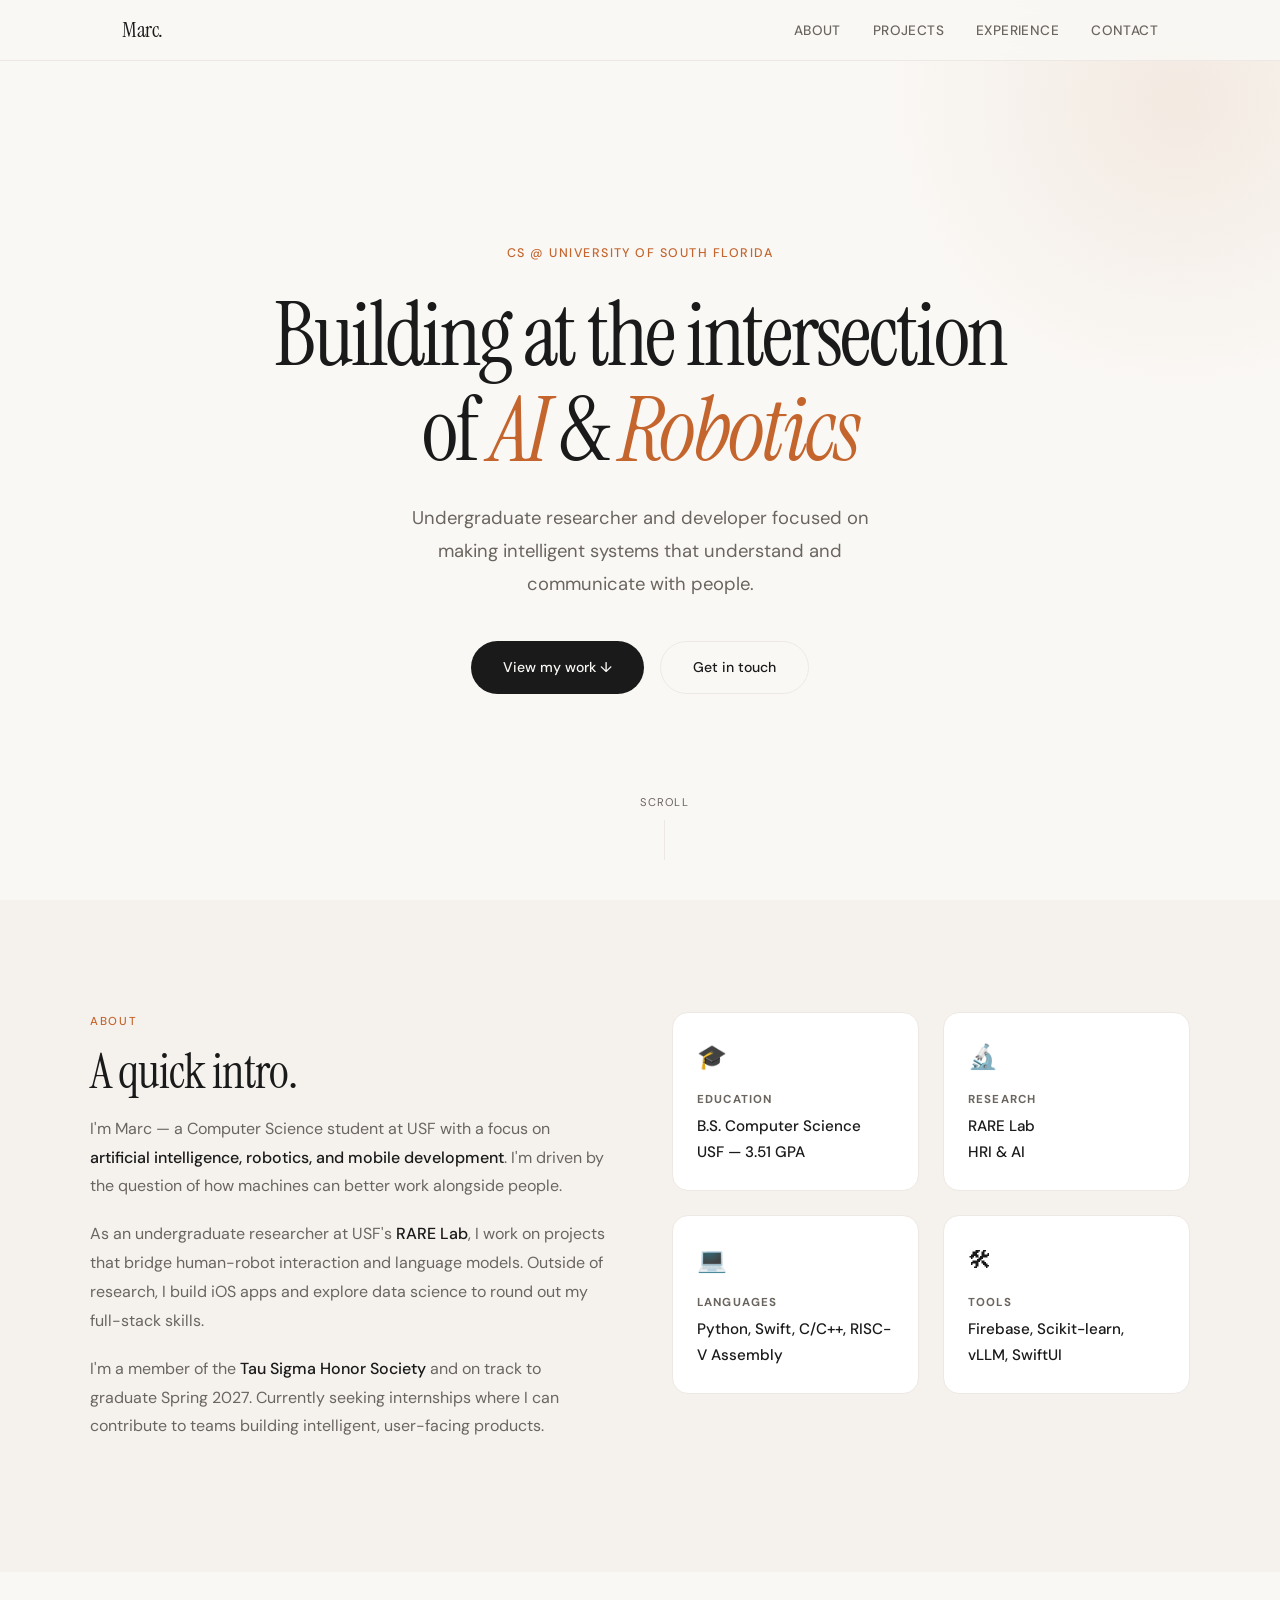
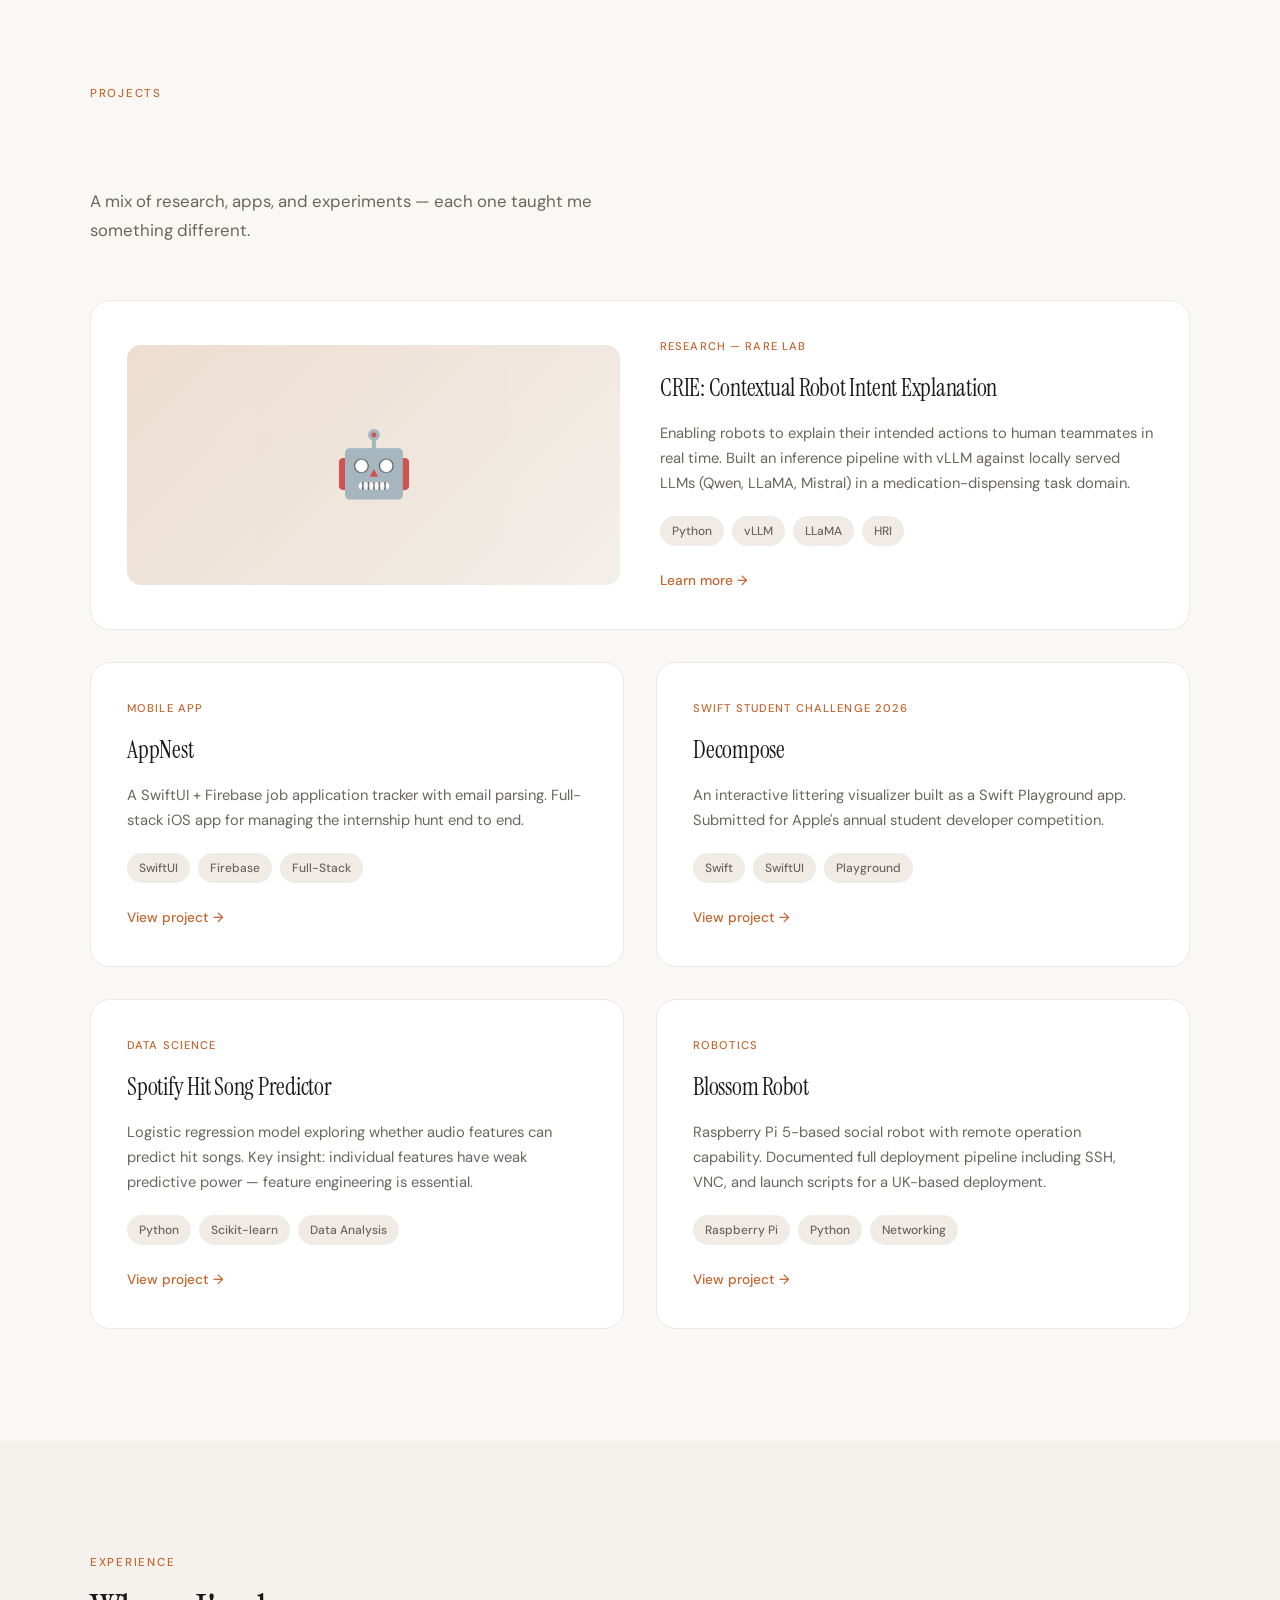
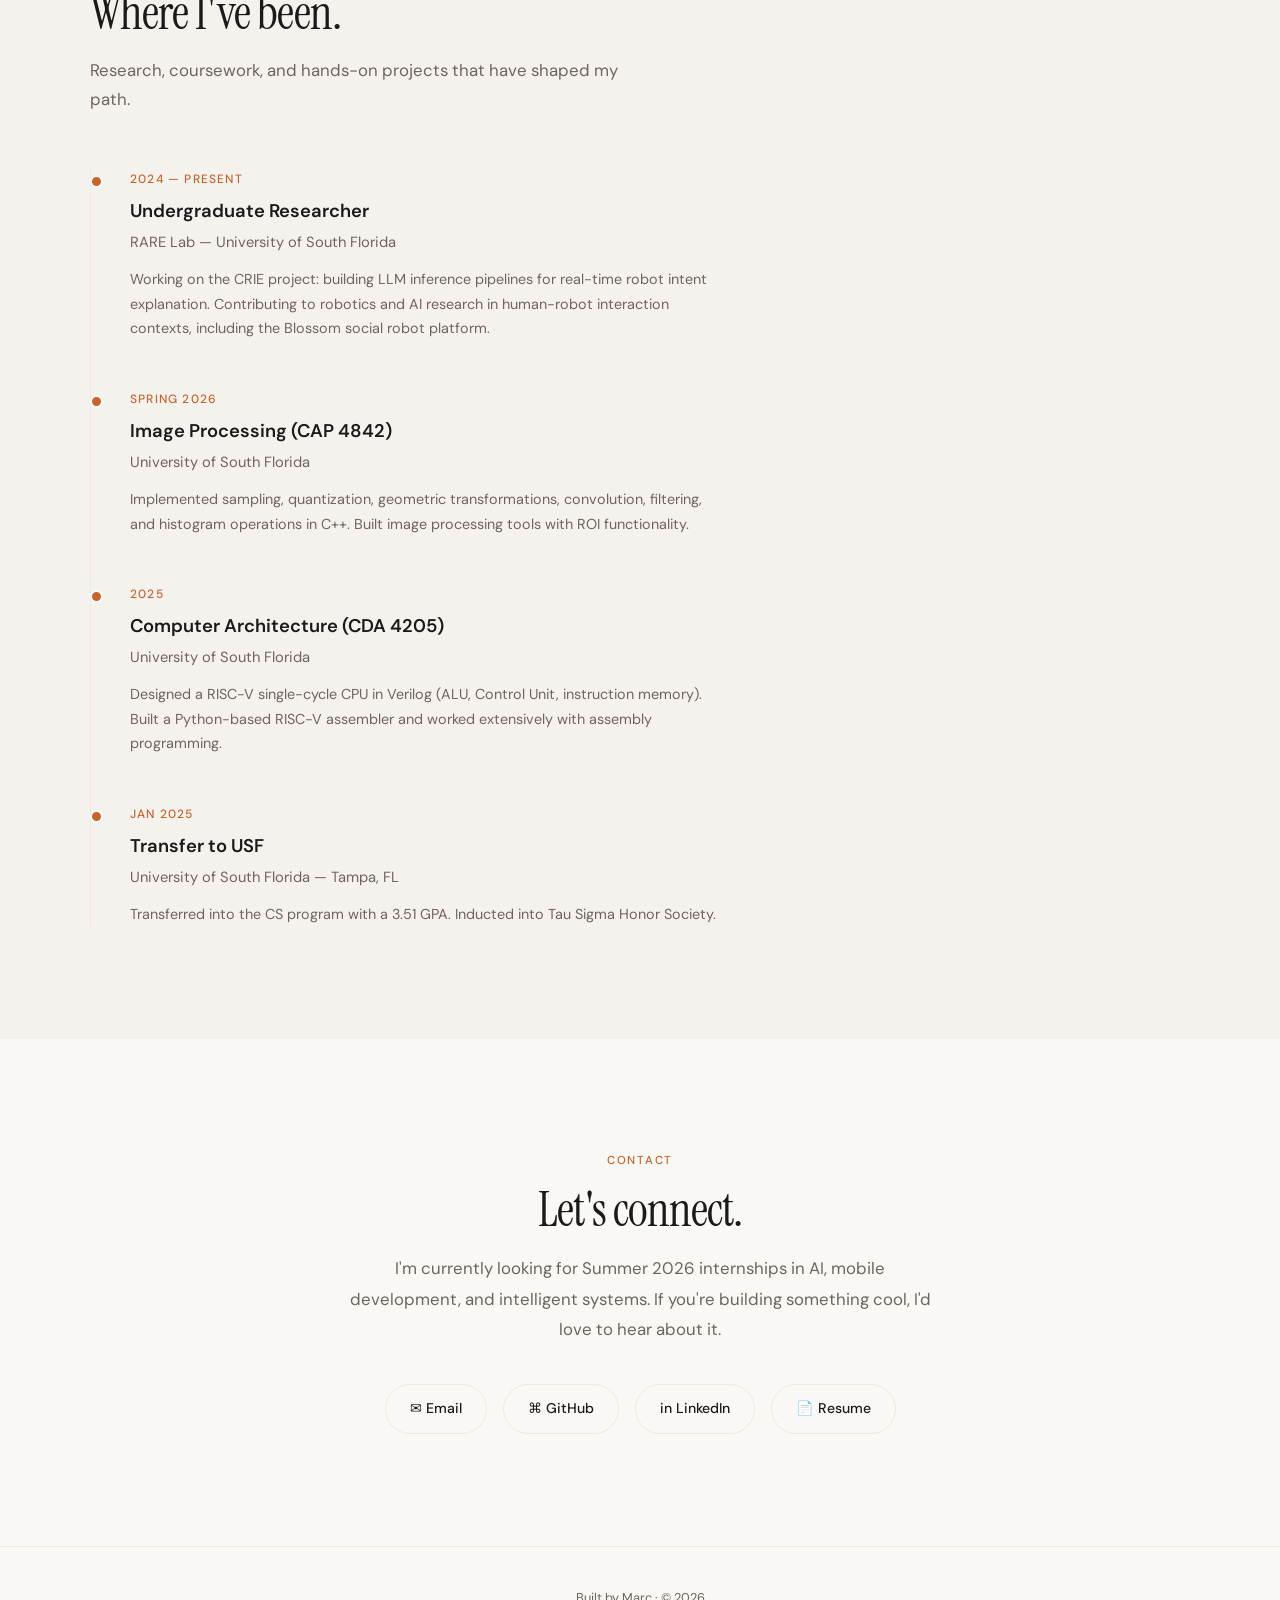
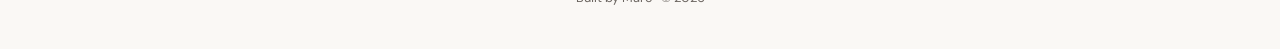
<file: portfolio.htm>
<!DOCTYPE html>
<html lang="en">
<head>
<meta charset="UTF-8">
<meta name="viewport" content="width=device-width, initial-scale=1.0">
<title>Marc — CS @ USF | AI & Robotics</title>
<link href="https://fonts.googleapis.com/css2?family=DM+Sans:ital,wght@0,300;0,400;0,500;0,700;1,400&family=Instrument+Serif:ital@0;1&display=swap" rel="stylesheet">
<style>
  :root {
    --bg: #FAF8F5;
    --text: #1A1A1A;
    --text-secondary: #6B6560;
    --accent: #C4652E;
    --accent-light: #E8D5C4;
    --card-bg: #FFFFFF;
    --card-border: #EDE8E3;
    --tag-bg: #F0EBE5;
    --nav-bg: rgba(250, 248, 245, 0.85);
    --section-alt: #F5F2EE;
  }

  * { margin: 0; padding: 0; box-sizing: border-box; }

  html {
    scroll-behavior: smooth;
    font-size: 16px;
  }

  body {
    font-family: 'DM Sans', sans-serif;
    background: var(--bg);
    color: var(--text);
    line-height: 1.7;
    -webkit-font-smoothing: antialiased;
  }

  ::selection {
    background: var(--accent);
    color: white;
  }

  /* ========== NAV ========== */
  nav {
    position: fixed;
    top: 0;
    left: 0;
    right: 0;
    z-index: 100;
    background: var(--nav-bg);
    backdrop-filter: blur(20px);
    -webkit-backdrop-filter: blur(20px);
    border-bottom: 1px solid var(--card-border);
    transition: transform 0.3s ease;
  }

  nav .nav-inner {
    max-width: 1100px;
    margin: 0 auto;
    padding: 0 2rem;
    height: 60px;
    display: flex;
    align-items: center;
    justify-content: space-between;
  }

  nav .logo {
    font-family: 'Instrument Serif', serif;
    font-size: 1.4rem;
    color: var(--text);
    text-decoration: none;
    letter-spacing: -0.02em;
  }

  nav .nav-links {
    display: flex;
    gap: 2rem;
    list-style: none;
  }

  nav .nav-links a {
    text-decoration: none;
    color: var(--text-secondary);
    font-size: 0.85rem;
    font-weight: 500;
    letter-spacing: 0.03em;
    text-transform: uppercase;
    transition: color 0.2s;
    position: relative;
  }

  nav .nav-links a::after {
    content: '';
    position: absolute;
    bottom: -4px;
    left: 0;
    width: 0;
    height: 1.5px;
    background: var(--accent);
    transition: width 0.3s ease;
  }

  nav .nav-links a:hover { color: var(--accent); }
  nav .nav-links a:hover::after { width: 100%; }

  /* ========== HERO ========== */
  .hero {
    min-height: 100vh;
    display: flex;
    align-items: center;
    justify-content: center;
    padding: 6rem 2rem 4rem;
    position: relative;
    overflow: hidden;
  }

  .hero::before {
    content: '';
    position: absolute;
    top: -200px;
    right: -200px;
    width: 600px;
    height: 600px;
    background: radial-gradient(circle, var(--accent-light) 0%, transparent 70%);
    opacity: 0.4;
    pointer-events: none;
  }

  .hero-content {
    max-width: 780px;
    text-align: center;
  }

  .hero-label {
    display: inline-block;
    font-size: 0.78rem;
    font-weight: 500;
    letter-spacing: 0.12em;
    text-transform: uppercase;
    color: var(--accent);
    margin-bottom: 1.5rem;
    opacity: 0;
    animation: fadeUp 0.8s ease 0.2s forwards;
  }

  .hero h1 {
    font-family: 'Instrument Serif', serif;
    font-size: clamp(3rem, 7vw, 5.5rem);
    font-weight: 400;
    line-height: 1.08;
    letter-spacing: -0.03em;
    margin-bottom: 1.5rem;
    opacity: 0;
    animation: fadeUp 0.8s ease 0.4s forwards;
  }

  .hero h1 em {
    font-style: italic;
    color: var(--accent);
  }

  .hero p {
    font-size: 1.15rem;
    color: var(--text-secondary);
    max-width: 520px;
    margin: 0 auto 2.5rem;
    line-height: 1.8;
    opacity: 0;
    animation: fadeUp 0.8s ease 0.6s forwards;
  }

  .hero-cta {
    display: flex;
    gap: 1rem;
    justify-content: center;
    flex-wrap: wrap;
    opacity: 0;
    animation: fadeUp 0.8s ease 0.8s forwards;
  }

  .btn {
    display: inline-flex;
    align-items: center;
    gap: 0.5rem;
    padding: 0.85rem 2rem;
    border-radius: 100px;
    font-size: 0.88rem;
    font-weight: 500;
    text-decoration: none;
    transition: all 0.25s ease;
    cursor: pointer;
    border: none;
    font-family: inherit;
  }

  .btn-primary {
    background: var(--text);
    color: var(--bg);
  }

  .btn-primary:hover {
    background: var(--accent);
    transform: translateY(-2px);
    box-shadow: 0 8px 30px rgba(196, 101, 46, 0.2);
  }

  .btn-secondary {
    background: transparent;
    color: var(--text);
    border: 1.5px solid var(--card-border);
  }

  .btn-secondary:hover {
    border-color: var(--accent);
    color: var(--accent);
    transform: translateY(-2px);
  }

  .scroll-hint {
    position: absolute;
    bottom: 2.5rem;
    left: 50%;
    transform: translateX(-50%);
    display: flex;
    flex-direction: column;
    align-items: center;
    gap: 0.5rem;
    opacity: 0;
    animation: fadeUp 0.8s ease 1.2s forwards;
  }

  .scroll-hint span {
    font-size: 0.7rem;
    text-transform: uppercase;
    letter-spacing: 0.1em;
    color: var(--text-secondary);
  }

  .scroll-line {
    width: 1px;
    height: 40px;
    background: var(--card-border);
    position: relative;
    overflow: hidden;
  }

  .scroll-line::after {
    content: '';
    position: absolute;
    top: -40px;
    left: 0;
    width: 1px;
    height: 40px;
    background: var(--accent);
    animation: scrollDown 2s ease infinite;
  }

  /* ========== SECTIONS ========== */
  section {
    padding: 7rem 2rem;
  }

  .section-inner {
    max-width: 1100px;
    margin: 0 auto;
  }

  .section-label {
    font-size: 0.72rem;
    font-weight: 500;
    letter-spacing: 0.15em;
    text-transform: uppercase;
    color: var(--accent);
    margin-bottom: 0.75rem;
  }

  .section-title {
    font-family: 'Instrument Serif', serif;
    font-size: clamp(2rem, 4vw, 3rem);
    font-weight: 400;
    letter-spacing: -0.02em;
    margin-bottom: 1rem;
    line-height: 1.15;
  }

  .section-subtitle {
    color: var(--text-secondary);
    font-size: 1.05rem;
    max-width: 560px;
    margin-bottom: 3.5rem;
    line-height: 1.7;
  }

  /* ========== ABOUT ========== */
  #about { background: var(--section-alt); }

  .about-grid {
    display: grid;
    grid-template-columns: 1fr 1fr;
    gap: 4rem;
    align-items: start;
  }

  .about-text p {
    color: var(--text-secondary);
    margin-bottom: 1.2rem;
    font-size: 1rem;
    line-height: 1.8;
  }

  .about-text p strong {
    color: var(--text);
    font-weight: 500;
  }

  .about-details {
    display: grid;
    grid-template-columns: 1fr 1fr;
    gap: 1.5rem;
  }

  .detail-card {
    background: var(--card-bg);
    border: 1px solid var(--card-border);
    border-radius: 16px;
    padding: 1.5rem;
    transition: transform 0.3s ease, box-shadow 0.3s ease;
  }

  .detail-card:hover {
    transform: translateY(-3px);
    box-shadow: 0 12px 40px rgba(0,0,0,0.06);
  }

  .detail-card .icon {
    font-size: 1.5rem;
    margin-bottom: 0.75rem;
  }

  .detail-card h4 {
    font-size: 0.72rem;
    text-transform: uppercase;
    letter-spacing: 0.1em;
    color: var(--text-secondary);
    margin-bottom: 0.3rem;
  }

  .detail-card p {
    font-weight: 500;
    font-size: 0.95rem;
  }

  /* ========== PROJECTS ========== */
  .project-grid {
    display: grid;
    grid-template-columns: 1fr 1fr;
    gap: 2rem;
  }

  .project-card {
    background: var(--card-bg);
    border: 1px solid var(--card-border);
    border-radius: 20px;
    padding: 2.25rem;
    transition: all 0.35s ease;
    position: relative;
    overflow: hidden;
  }

  .project-card::before {
    content: '';
    position: absolute;
    top: 0;
    left: 0;
    right: 0;
    height: 3px;
    background: var(--accent);
    transform: scaleX(0);
    transform-origin: left;
    transition: transform 0.4s ease;
  }

  .project-card:hover::before { transform: scaleX(1); }

  .project-card:hover {
    transform: translateY(-4px);
    box-shadow: 0 20px 60px rgba(0,0,0,0.07);
  }

  .project-card .project-type {
    font-size: 0.7rem;
    text-transform: uppercase;
    letter-spacing: 0.1em;
    color: var(--accent);
    font-weight: 500;
    margin-bottom: 0.75rem;
  }

  .project-card h3 {
    font-family: 'Instrument Serif', serif;
    font-size: 1.5rem;
    font-weight: 400;
    margin-bottom: 0.75rem;
    letter-spacing: -0.01em;
  }

  .project-card p {
    color: var(--text-secondary);
    font-size: 0.92rem;
    line-height: 1.7;
    margin-bottom: 1.25rem;
  }

  .project-tags {
    display: flex;
    gap: 0.5rem;
    flex-wrap: wrap;
    margin-bottom: 1.25rem;
  }

  .project-tags span {
    background: var(--tag-bg);
    padding: 0.3rem 0.75rem;
    border-radius: 100px;
    font-size: 0.75rem;
    font-weight: 500;
    color: var(--text-secondary);
  }

  .project-link {
    display: inline-flex;
    align-items: center;
    gap: 0.4rem;
    color: var(--accent);
    font-size: 0.85rem;
    font-weight: 500;
    text-decoration: none;
    transition: gap 0.2s ease;
  }

  .project-link:hover { gap: 0.7rem; }

  .project-card.featured {
    grid-column: 1 / -1;
    display: grid;
    grid-template-columns: 1fr 1fr;
    gap: 2.5rem;
    align-items: center;
  }

  .project-card.featured .project-visual {
    background: linear-gradient(135deg, var(--accent-light), var(--tag-bg));
    border-radius: 14px;
    height: 240px;
    display: flex;
    align-items: center;
    justify-content: center;
    font-size: 4rem;
    opacity: 0.8;
  }

  /* ========== EXPERIENCE ========== */
  #experience { background: var(--section-alt); }

  .timeline {
    position: relative;
    padding-left: 2.5rem;
  }

  .timeline::before {
    content: '';
    position: absolute;
    left: 0;
    top: 0;
    bottom: 0;
    width: 1px;
    background: var(--card-border);
  }

  .timeline-item {
    position: relative;
    padding-bottom: 3rem;
  }

  .timeline-item:last-child { padding-bottom: 0; }

  .timeline-item::before {
    content: '';
    position: absolute;
    left: -2.5rem;
    top: 0.4rem;
    width: 9px;
    height: 9px;
    border-radius: 50%;
    background: var(--accent);
    border: 2px solid var(--bg);
    z-index: 1;
  }

  .timeline-item .date {
    font-size: 0.75rem;
    text-transform: uppercase;
    letter-spacing: 0.1em;
    color: var(--accent);
    font-weight: 500;
    margin-bottom: 0.4rem;
  }

  .timeline-item h3 {
    font-size: 1.15rem;
    font-weight: 600;
    margin-bottom: 0.2rem;
  }

  .timeline-item .org {
    color: var(--text-secondary);
    font-size: 0.92rem;
    margin-bottom: 0.75rem;
  }

  .timeline-item p {
    color: var(--text-secondary);
    font-size: 0.9rem;
    line-height: 1.7;
    max-width: 600px;
  }

  /* ========== CONTACT ========== */
  .contact-box {
    text-align: center;
    max-width: 600px;
    margin: 0 auto;
  }

  .contact-box .section-title {
    margin-bottom: 1rem;
  }

  .contact-box p {
    color: var(--text-secondary);
    font-size: 1.05rem;
    margin-bottom: 2.5rem;
    line-height: 1.8;
  }

  .contact-links {
    display: flex;
    justify-content: center;
    gap: 1rem;
    flex-wrap: wrap;
  }

  .contact-link {
    display: inline-flex;
    align-items: center;
    gap: 0.5rem;
    padding: 0.75rem 1.5rem;
    border-radius: 100px;
    border: 1.5px solid var(--card-border);
    text-decoration: none;
    color: var(--text);
    font-size: 0.88rem;
    font-weight: 500;
    transition: all 0.25s ease;
  }

  .contact-link:hover {
    border-color: var(--accent);
    color: var(--accent);
    transform: translateY(-2px);
    box-shadow: 0 8px 25px rgba(0,0,0,0.06);
  }

  /* ========== FOOTER ========== */
  footer {
    text-align: center;
    padding: 2.5rem 2rem;
    border-top: 1px solid var(--card-border);
    font-size: 0.8rem;
    color: var(--text-secondary);
  }

  /* ========== ANIMATIONS ========== */
  @keyframes fadeUp {
    from { opacity: 0; transform: translateY(24px); }
    to { opacity: 1; transform: translateY(0); }
  }

  @keyframes scrollDown {
    0% { top: -40px; }
    100% { top: 40px; }
  }

  .fade-in {
    opacity: 0;
    transform: translateY(30px);
    transition: opacity 0.7s ease, transform 0.7s ease;
  }

  .fade-in.visible {
    opacity: 1;
    transform: translateY(0);
  }

  /* ========== RESPONSIVE ========== */
  @media (max-width: 768px) {
    nav .nav-links { display: none; }

    .hero { min-height: 90vh; padding: 5rem 1.5rem 4rem; }

    .about-grid { grid-template-columns: 1fr; gap: 2.5rem; }

    .project-grid { grid-template-columns: 1fr; }

    .project-card.featured {
      grid-template-columns: 1fr;
    }

    .project-card.featured .project-visual {
      height: 180px;
    }

    section { padding: 4.5rem 1.5rem; }
  }

  @media (max-width: 480px) {
    .about-details { grid-template-columns: 1fr; }
    .hero-cta { flex-direction: column; align-items: center; }
  }
</style>
</head>
<body>

<!-- NAV -->
<nav>
  <div class="nav-inner">
    <a href="#" class="logo">Marc.</a>
    <ul class="nav-links">
      <li><a href="#about">About</a></li>
      <li><a href="#projects">Projects</a></li>
      <li><a href="#experience">Experience</a></li>
      <li><a href="#contact">Contact</a></li>
    </ul>
  </div>
</nav>

<!-- HERO -->
<section class="hero">
  <div class="hero-content">
    <div class="hero-label">CS @ University of South Florida</div>
    <h1>Building at the intersection of <em>AI</em> &amp; <em>Robotics</em></h1>
    <p>Undergraduate researcher and developer focused on making intelligent systems that understand and communicate with people.</p>
    <div class="hero-cta">
      <a href="#projects" class="btn btn-primary">View my work ↓</a>
      <a href="#contact" class="btn btn-secondary">Get in touch</a>
    </div>
  </div>
  <div class="scroll-hint">
    <span>Scroll</span>
    <div class="scroll-line"></div>
  </div>
</section>

<!-- ABOUT -->
<section id="about">
  <div class="section-inner fade-in">
    <div class="about-grid">
      <div class="about-text">
        <div class="section-label">About</div>
        <h2 class="section-title">A quick intro.</h2>
        <p>
          I'm Marc — a Computer Science student at USF with a focus on <strong>artificial intelligence, robotics, and mobile development</strong>. I'm driven by the question of how machines can better work alongside people.
        </p>
        <p>
          As an undergraduate researcher at USF's <strong>RARE Lab</strong>, I work on projects that bridge human-robot interaction and language models. Outside of research, I build iOS apps and explore data science to round out my full-stack skills.
        </p>
        <p>
          I'm a member of the <strong>Tau Sigma Honor Society</strong> and on track to graduate Spring 2027. Currently seeking internships where I can contribute to teams building intelligent, user-facing products.
        </p>
      </div>
      <div class="about-details">
        <div class="detail-card">
          <div class="icon">🎓</div>
          <h4>Education</h4>
          <p>B.S. Computer Science<br>USF — 3.51 GPA</p>
        </div>
        <div class="detail-card">
          <div class="icon">🔬</div>
          <h4>Research</h4>
          <p>RARE Lab<br>HRI & AI</p>
        </div>
        <div class="detail-card">
          <div class="icon">💻</div>
          <h4>Languages</h4>
          <p>Python, Swift, C/C++, RISC-V Assembly</p>
        </div>
        <div class="detail-card">
          <div class="icon">🛠</div>
          <h4>Tools</h4>
          <p>Firebase, Scikit-learn, vLLM, SwiftUI</p>
        </div>
      </div>
    </div>
  </div>
</section>

<!-- PROJECTS -->
<section id="projects">
  <div class="section-inner">
    <div class="section-label fade-in">Projects</div>
    <h2 class="section-title fade-in">Selected work.</h2>
    <p class="section-subtitle fade-in">A mix of research, apps, and experiments — each one taught me something different.</p>

    <div class="project-grid">

      <!-- Featured: CRIE -->
      <div class="project-card featured fade-in">
        <div class="project-visual">🤖</div>
        <div>
          <div class="project-type">Research — RARE Lab</div>
          <h3>CRIE: Contextual Robot Intent Explanation</h3>
          <p>Enabling robots to explain their intended actions to human teammates in real time. Built an inference pipeline with vLLM against locally served LLMs (Qwen, LLaMA, Mistral) in a medication-dispensing task domain.</p>
          <div class="project-tags">
            <span>Python</span>
            <span>vLLM</span>
            <span>LLaMA</span>
            <span>HRI</span>
          </div>
          <a href="#" class="project-link">Learn more →</a>
        </div>
      </div>

      <!-- AppNest -->
      <div class="project-card fade-in">
        <div class="project-type">Mobile App</div>
        <h3>AppNest</h3>
        <p>A SwiftUI + Firebase job application tracker with email parsing. Full-stack iOS app for managing the internship hunt end to end.</p>
        <div class="project-tags">
          <span>SwiftUI</span>
          <span>Firebase</span>
          <span>Full-Stack</span>
        </div>
        <a href="#" class="project-link">View project →</a>
      </div>

      <!-- Decompose -->
      <div class="project-card fade-in">
        <div class="project-type">Swift Student Challenge 2026</div>
        <h3>Decompose</h3>
        <p>An interactive littering visualizer built as a Swift Playground app. Submitted for Apple's annual student developer competition.</p>
        <div class="project-tags">
          <span>Swift</span>
          <span>SwiftUI</span>
          <span>Playground</span>
        </div>
        <a href="#" class="project-link">View project →</a>
      </div>

      <!-- Spotify Predictor -->
      <div class="project-card fade-in">
        <div class="project-type">Data Science</div>
        <h3>Spotify Hit Song Predictor</h3>
        <p>Logistic regression model exploring whether audio features can predict hit songs. Key insight: individual features have weak predictive power — feature engineering is essential.</p>
        <div class="project-tags">
          <span>Python</span>
          <span>Scikit-learn</span>
          <span>Data Analysis</span>
        </div>
        <a href="#" class="project-link">View project →</a>
      </div>

      <!-- Blossom Robot -->
      <div class="project-card fade-in">
        <div class="project-type">Robotics</div>
        <h3>Blossom Robot</h3>
        <p>Raspberry Pi 5-based social robot with remote operation capability. Documented full deployment pipeline including SSH, VNC, and launch scripts for a UK-based deployment.</p>
        <div class="project-tags">
          <span>Raspberry Pi</span>
          <span>Python</span>
          <span>Networking</span>
        </div>
        <a href="#" class="project-link">View project →</a>
      </div>

    </div>
  </div>
</section>

<!-- EXPERIENCE -->
<section id="experience">
  <div class="section-inner">
    <div class="section-label fade-in">Experience</div>
    <h2 class="section-title fade-in">Where I've been.</h2>
    <p class="section-subtitle fade-in">Research, coursework, and hands-on projects that have shaped my path.</p>

    <div class="timeline fade-in">
      <div class="timeline-item">
        <div class="date">2024 — Present</div>
        <h3>Undergraduate Researcher</h3>
        <div class="org">RARE Lab — University of South Florida</div>
        <p>Working on the CRIE project: building LLM inference pipelines for real-time robot intent explanation. Contributing to robotics and AI research in human-robot interaction contexts, including the Blossom social robot platform.</p>
      </div>

      <div class="timeline-item">
        <div class="date">Spring 2026</div>
        <h3>Image Processing (CAP 4842)</h3>
        <div class="org">University of South Florida</div>
        <p>Implemented sampling, quantization, geometric transformations, convolution, filtering, and histogram operations in C++. Built image processing tools with ROI functionality.</p>
      </div>

      <div class="timeline-item">
        <div class="date">2025</div>
        <h3>Computer Architecture (CDA 4205)</h3>
        <div class="org">University of South Florida</div>
        <p>Designed a RISC-V single-cycle CPU in Verilog (ALU, Control Unit, instruction memory). Built a Python-based RISC-V assembler and worked extensively with assembly programming.</p>
      </div>

      <div class="timeline-item">
        <div class="date">Jan 2025</div>
        <h3>Transfer to USF</h3>
        <div class="org">University of South Florida — Tampa, FL</div>
        <p>Transferred into the CS program with a 3.51 GPA. Inducted into Tau Sigma Honor Society.</p>
      </div>
    </div>
  </div>
</section>

<!-- CONTACT -->
<section id="contact">
  <div class="section-inner">
    <div class="contact-box fade-in">
      <div class="section-label">Contact</div>
      <h2 class="section-title">Let's connect.</h2>
      <p>I'm currently looking for Summer 2026 internships in AI, mobile development, and intelligent systems. If you're building something cool, I'd love to hear about it.</p>
      <div class="contact-links">
        <a href="mailto:your@email.com" class="contact-link">✉ Email</a>
        <a href="https://github.com/" class="contact-link">⌘ GitHub</a>
        <a href="https://linkedin.com/" class="contact-link">in LinkedIn</a>
        <a href="#" class="contact-link">📄 Resume</a>
      </div>
    </div>
  </div>
</section>

<!-- FOOTER -->
<footer>
  <p>Built by Marc · © 2026</p>
</footer>

<!-- SCROLL ANIMATIONS -->
<script>
  const observer = new IntersectionObserver((entries) => {
    entries.forEach(entry => {
      if (entry.isIntersecting) {
        entry.target.classList.add('visible');
      }
    });
  }, { threshold: 0.1, rootMargin: '0px 0px -60px 0px' });

  document.querySelectorAll('.fade-in').forEach(el => observer.observe(el));
</script>

</body>
</html>
</file>
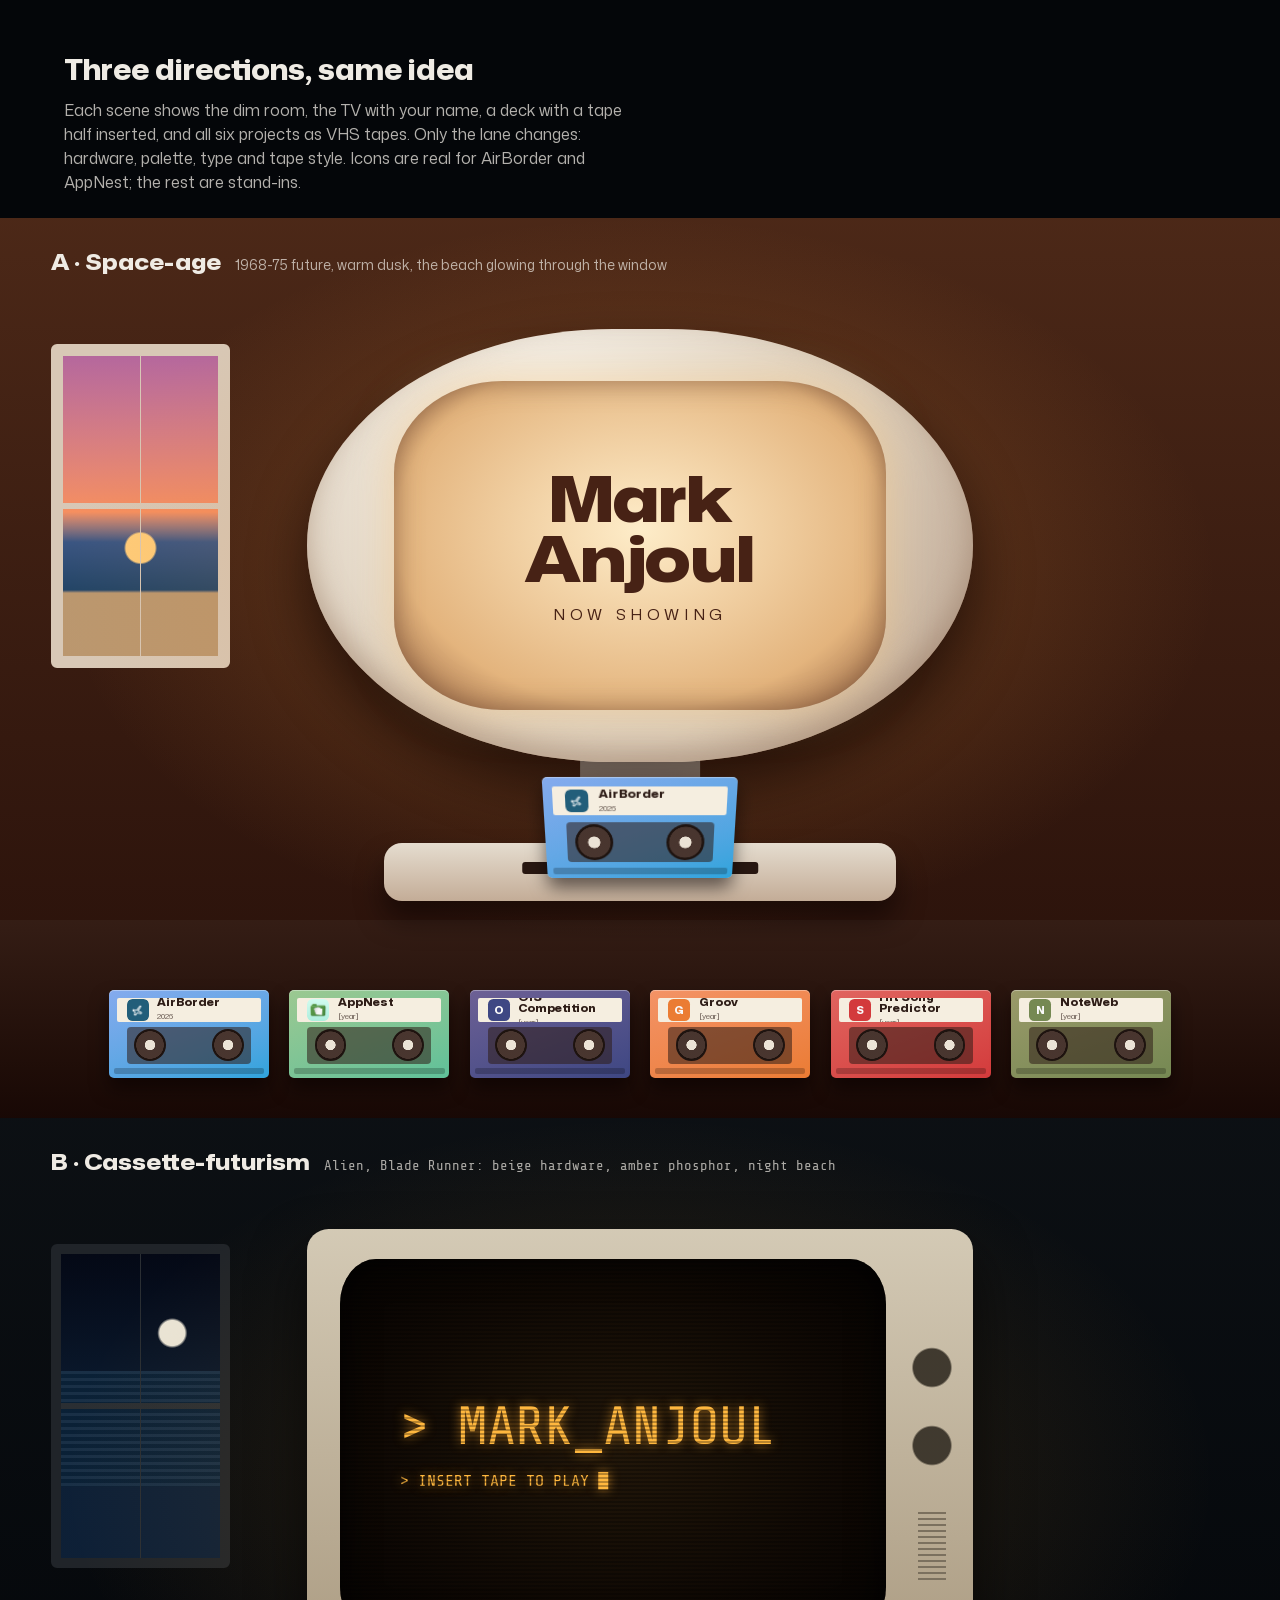
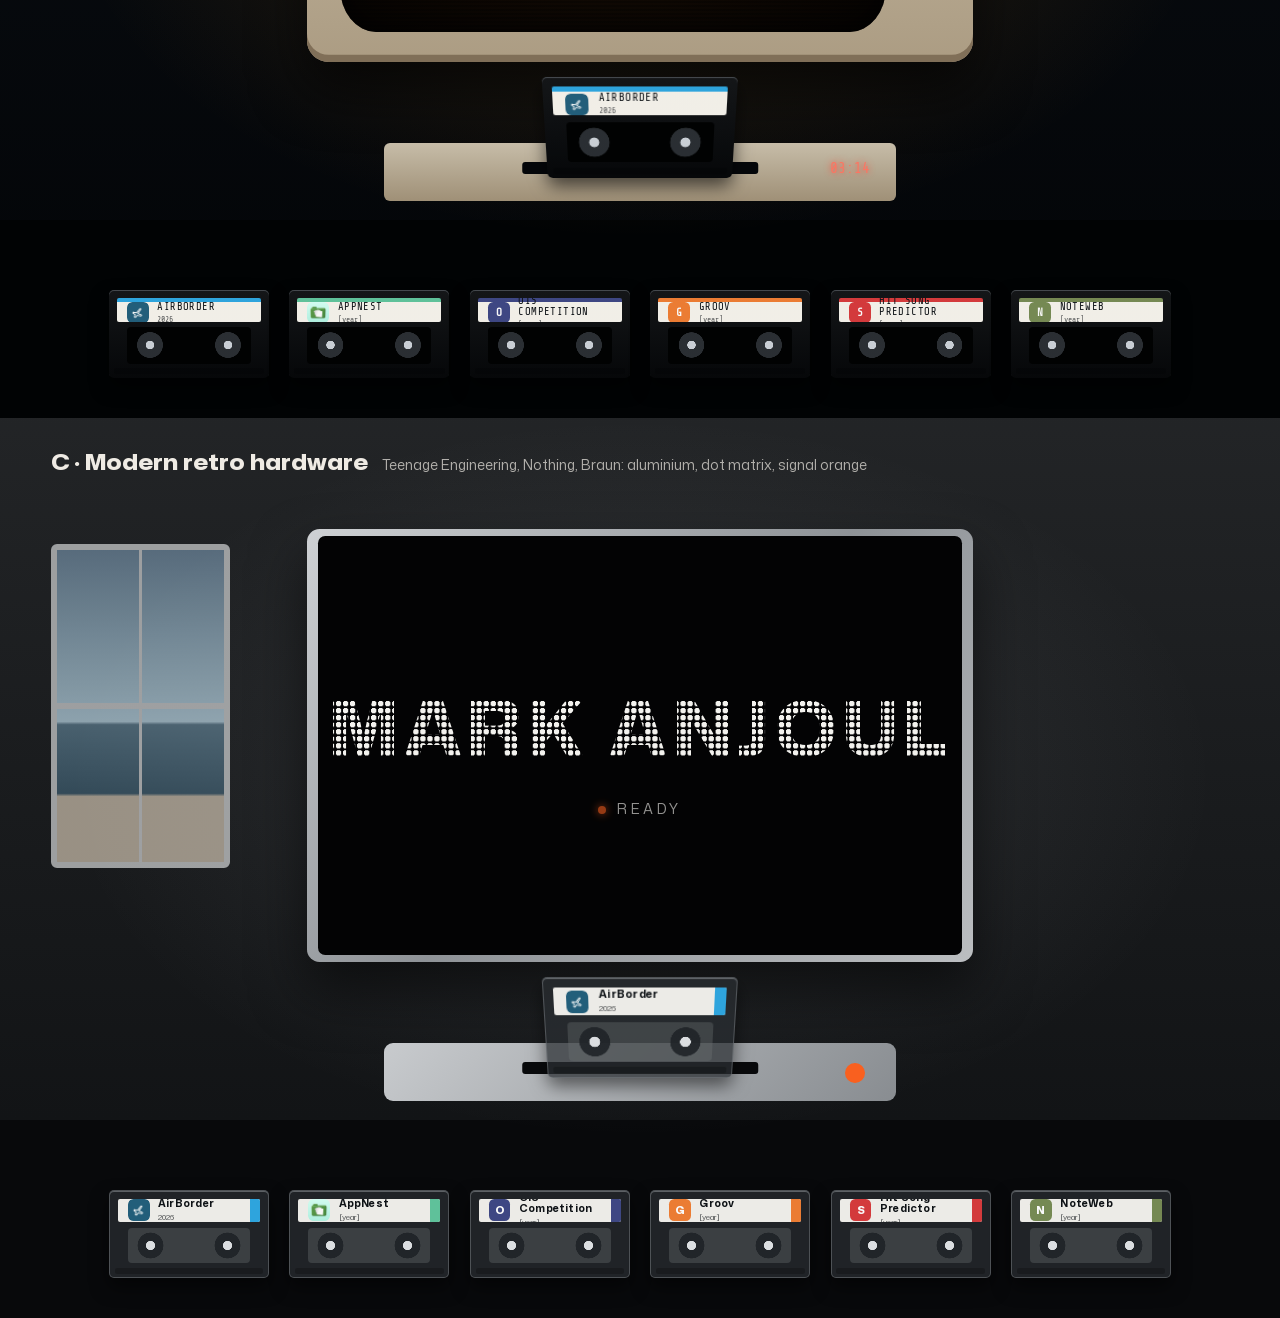
<file: redesign/probes/lanes.html>
<!doctype html>
<html lang="en">
<head>
<meta charset="utf-8">
<meta name="viewport" content="width=device-width, initial-scale=1">
<title>Direction probes · TV + VHS</title>
<style>
@font-face { font-family: Mona; src: url(../../assets/fonts/MonaSans-latin.woff2) format("woff2"); font-weight: 200 900; font-stretch: 75% 125%; }
@font-face { font-family: Tech; src: url(../../assets/fonts/ShareTechMono-Regular.ttf); }
* { box-sizing: border-box; margin: 0; }
body { background: oklch(12% .01 250); color: oklch(94% .01 80); font-family: Mona, system-ui, sans-serif; }
.intro { padding: 48px 5vw 24px; max-width: 70ch; line-height: 1.5; }
.intro h1 { font-stretch: 115%; font-weight: 800; font-size: 28px; margin-bottom: 8px; }
.intro p { opacity: .75; }

.scene { position: relative; min-height: 100vh; overflow: hidden; display: grid; grid-template-rows: auto 1fr auto; justify-items: center; padding: 28px 4vw 40px; isolation: isolate; }
.tag { justify-self: start; display: flex; gap: 14px; align-items: baseline; z-index: 3; }
.tag b { font-stretch: 120%; font-weight: 800; font-size: 22px; }
.tag span { opacity: .7; font-size: 14px; }

.window { position: absolute; z-index: -1; left: 4vw; top: 14vh; width: 14vw; height: 36vh; border-radius: 6px; overflow: hidden; }
.window::after { content: ""; position: absolute; inset: 0; background: linear-gradient(90deg, transparent 49.4%, var(--mull) 49.4% 50.6%, transparent 50.6%), linear-gradient(transparent 49%, var(--mull) 49% 51%, transparent 51%); }
.floor { position: absolute; z-index: -1; left: 0; right: 0; bottom: 0; height: 22vh; }
.glow { position: absolute; z-index: -1; left: 50%; top: 40%; width: 90vw; height: 80vh; translate: -50% -50%; border-radius: 50%; background: radial-gradient(closest-side, var(--glow), transparent); }

.stage { display: grid; justify-items: center; align-content: center; gap: 0; }
.tv { position: relative; width: min(52vw, 86vh); aspect-ratio: 16 / 10.4; }
.screen { position: absolute; display: grid; place-content: center; text-align: center; overflow: hidden; }
.deck { position: relative; width: min(40vw, 66vh); height: 6.5vh; margin-top: 9vh; }
.slot { position: absolute; left: 50%; top: 32%; translate: -50% 0; width: 46%; height: 22%; border-radius: 3px; }
.deck .tape { --w: calc(min(40vw, 66vh) * .36); position: absolute; left: 50%; bottom: 40%; translate: -50% 0; transform: perspective(600px) rotateX(-22deg); transform-origin: bottom; }

.shelf { display: flex; gap: 1.6vw; justify-content: center; align-items: flex-start; flex-wrap: wrap; padding-top: 4vh; z-index: 2; }
.tape { --w: max(12.5vw, 140px); position: relative; width: var(--w); height: calc(var(--w) * .553); border-radius: 5px; padding: calc(var(--w) * .05) calc(var(--w) * .05) calc(var(--w) * .09); display: grid; grid-template-rows: 40fr 60fr; gap: calc(var(--w) * .035); }
.tape::after { content: ""; position: absolute; left: 3%; right: 3%; bottom: 4%; height: 7%; border-radius: 2px; background: oklch(0% 0 0 / .22); }
.label { border-radius: 2px; display: flex; align-items: center; gap: 7%; padding: 0 7%; overflow: hidden; }
.label img, .label .g { width: 1.7vw; min-width: 18px; aspect-ratio: 1; border-radius: 24%; flex: none; display: grid; place-content: center; font-weight: 800; font-size: 11px; }
.label b { font-size: max(.82vw, 10px); line-height: 1.05; display: block; }
.label i { font-style: normal; font-size: max(.6vw, 8px); opacity: .7; display: block; margin-top: 2px; }
.win { position: relative; margin: 0 7%; border-radius: 4px; display: flex; justify-content: space-between; align-items: center; padding: 0 5%; }
.reel { height: 88%; aspect-ratio: 1; border-radius: 50%; }

/* A. Space-age dusk */
.a { --mull: oklch(84% .03 70); --glow: oklch(70% .14 60 / .35); background: linear-gradient(oklch(32% .06 45), oklch(20% .04 35)); }
.a .window { background:
  radial-gradient(circle at 50% 64%, oklch(88% .12 75) 0 7%, transparent 8%),
  linear-gradient(oklch(62% .12 340) 0%, oklch(75% .14 45) 52%, oklch(45% .08 260) 62%, oklch(38% .07 250) 78%, oklch(70% .07 70) 79%); border: 1vw solid oklch(84% .03 70); }
.a .floor { background: linear-gradient(oklch(26% .04 40), oklch(16% .03 35)); }
.a .tv { border-radius: 46% / 50%; background: radial-gradient(circle at 35% 25%, oklch(97% .01 85), oklch(86% .03 75) 60%, oklch(70% .04 60)); box-shadow: 0 3vh 6vh oklch(10% .02 40 / .6), inset 0 -1.5vh 3vh oklch(60% .05 55 / .5); }
.a .tv::before { content: ""; position: absolute; left: 50%; bottom: -3.4vh; translate: -50% 0; width: 18%; height: 4vh; border-radius: 0 0 40% 40%; background: linear-gradient(oklch(80% .03 70), oklch(60% .04 55)); z-index: -1; }
.a .screen { inset: 12% 13%; border-radius: 22% / 28%; background: radial-gradient(ellipse at 50% 45%, oklch(95% .05 85), oklch(80% .09 70) 70%, oklch(55% .08 55)); box-shadow: 0 0 5vh oklch(85% .1 75 / .6), inset 0 0 3vh oklch(40% .06 45 / .6); color: oklch(30% .06 40); }
.a .screen h2 { font-stretch: 125%; font-weight: 850; font-size: min(5vw, 8vh); letter-spacing: -.01em; line-height: .95; }
.a .screen p { font-size: min(1.2vw, 2vh); letter-spacing: .3em; text-transform: uppercase; margin-top: 1.6vh; }
.a .deck { border-radius: 2vh; background: linear-gradient(oklch(90% .02 80), oklch(76% .04 65)); box-shadow: 0 2vh 3vh oklch(10% .02 40 / .5); }
.a .slot { background: oklch(22% .03 40); }
.a .tape { background: linear-gradient(160deg, color-mix(in oklch, var(--c), white 18%), var(--c)); box-shadow: 0 1.2vh 2vh oklch(10% .02 40 / .55), inset 0 1px 0 oklch(100% 0 0 / .35); }
.a .label { background: oklch(95% .02 85); color: oklch(25% .03 40); }
.a .label b { font-stretch: 120%; font-weight: 800; }
.a .win { background: oklch(25% .03 40 / .55); }
.a .reel { background: radial-gradient(circle, oklch(92% .02 80) 0 22%, oklch(35% .03 40) 24% 60%, oklch(20% .02 40) 62%); }

/* B. Cassette-futurism */
.b { --mull: oklch(30% .01 250); --glow: oklch(75% .15 70 / .18); background: linear-gradient(oklch(17% .01 250), oklch(11% .01 250)); font-family: Tech, monospace; }
.b .tag b { font-family: Mona; }
.b .window { background:
  radial-gradient(circle at 70% 26%, oklch(92% .02 90) 0 5%, transparent 6%),
  repeating-linear-gradient(oklch(30% .05 250) 0 3px, oklch(24% .05 250) 3px 7px) 0 62% / 100% 38% no-repeat,
  linear-gradient(oklch(14% .03 265), oklch(24% .05 255) 62%); border: .8vw solid oklch(26% .01 250); }
.b .floor { background: oklch(9% .01 250); }
.b .tv { border-radius: 2.4vh; background: linear-gradient(oklch(84% .03 85), oklch(70% .04 80)); box-shadow: 0 3vh 6vh oklch(0% 0 0 / .6), inset 0 -.8vh 0 oklch(55% .04 75); }
.b .tv::after { content: ""; position: absolute; right: 3.2%; top: 18%; width: 6%; height: 64%; background: radial-gradient(circle, oklch(35% .02 80) 0 40%, transparent 44%) 50% 10% / 100% 30% no-repeat, radial-gradient(circle, oklch(35% .02 80) 0 40%, transparent 44%) 50% 50% / 100% 30% no-repeat, repeating-linear-gradient(oklch(55% .03 80) 0 2px, transparent 2px 6px) 50% 100% / 70% 26% no-repeat; }
.b .screen { left: 5%; top: 7%; right: 13%; bottom: 7%; border-radius: 4vh / 5vh; place-content: center start; text-align: left; padding-left: 9%; background: radial-gradient(ellipse, oklch(22% .03 70), oklch(10% .01 60)); color: oklch(84% .16 72); text-shadow: 0 0 1.2vh oklch(80% .16 70 / .7); box-shadow: inset 0 0 4vh oklch(0% 0 0 / .8); }
.b .screen::after { content: ""; position: absolute; inset: 0; background: repeating-linear-gradient(transparent 0 2px, oklch(0% 0 0 / .28) 2px 4px); }
.b .screen h2 { font-weight: 400; font-size: min(4.2vw, 7vh); line-height: 1; }
.b .screen p { font-size: min(1.3vw, 2.2vh); margin-top: 2vh; }
.b .screen p::after { content: "\2588"; animation: blink 1s steps(1) infinite; }
@keyframes blink { 50% { opacity: 0; } }
.b .deck { border-radius: 6px; background: linear-gradient(oklch(80% .03 85), oklch(66% .04 80)); }
.b .deck::after { content: "03:14"; position: absolute; right: 5%; top: 30%; color: oklch(72% .17 30); font-size: 1.6vh; text-shadow: 0 0 .8vh oklch(65% .2 30); }
.b .slot { background: oklch(12% .01 250); }
.b .tape { background: linear-gradient(oklch(20% .005 250), oklch(13% .005 250)); box-shadow: 0 1vh 2vh oklch(0% 0 0 / .6), inset 0 1px 0 oklch(40% .01 250); }
.b .label { background: linear-gradient(var(--c) 0 18%, oklch(95% .01 90) 18%); color: oklch(18% .01 250); padding-top: 4%; }
.b .label b { font-weight: 400; text-transform: uppercase; letter-spacing: .04em; }
.b .win { background: oklch(8% .005 250); }
.b .reel { background: radial-gradient(circle, oklch(85% .01 250) 0 18%, oklch(30% .01 250) 20% 56%, transparent 58%); }

/* C. Modern retro hardware */
.c { --mull: oklch(70% .005 250); --glow: oklch(90% .01 250 / .12); background: linear-gradient(oklch(26% .005 250), oklch(17% .005 250)); }
.c .window { background:
  linear-gradient(oklch(52% .05 245) 0%, oklch(70% .04 230) 55%, oklch(48% .05 235) 56%, oklch(40% .05 235) 78%, oklch(66% .03 80) 79%); border: .5vw solid oklch(70% .005 250); filter: saturate(.7); }
.c .floor { background: oklch(14% .005 250); }
.c .tv { border-radius: 1.4vh; padding: 1.2%; background: linear-gradient(135deg, oklch(86% .005 250), oklch(66% .008 250) 50%, oklch(80% .005 250)); box-shadow: 0 3vh 6vh oklch(0% 0 0 / .55); }
.c .screen { inset: 1.6%; border-radius: .8vh; background: oklch(10% .005 250); color: oklch(96% .005 90); }
.c .screen h2 { font-stretch: 100%; font-weight: 800; font-size: min(6vw, 10vh); letter-spacing: .06em; text-transform: uppercase;
  -webkit-mask: radial-gradient(circle, #000 52%, transparent 58%) 0 0 / .55vw .55vw; mask: radial-gradient(circle, #000 52%, transparent 58%) 0 0 / .55vw .55vw; }
.c .screen p { font-size: min(1.1vw, 1.9vh); letter-spacing: .25em; text-transform: uppercase; margin-top: 2vh; opacity: .6; }
.c .screen p::before { content: ""; display: inline-block; width: .9vh; height: .9vh; border-radius: 50%; background: oklch(68% .2 40); margin-right: 1.2vh; vertical-align: middle; box-shadow: 0 0 1vh oklch(68% .2 40); }
.c .deck { border-radius: 1vh; background: linear-gradient(135deg, oklch(84% .005 250), oklch(64% .008 250)); }
.c .deck::after { content: ""; position: absolute; right: 6%; top: 34%; width: 2.2vh; height: 2.2vh; border-radius: 50%; background: oklch(68% .2 40); }
.c .slot { background: oklch(14% .005 250); }
.c .tape { background: oklch(30% .01 250 / .72); border: 1px solid oklch(60% .01 250 / .5); box-shadow: 0 1vh 2vh oklch(0% 0 0 / .5), inset 0 1px 0 oklch(80% .01 250 / .4); }
.c .label { background: oklch(94% .005 90); color: oklch(18% .01 250); position: relative; }
.c .label::after { content: ""; position: absolute; right: 0; top: 0; bottom: 0; width: 7%; background: var(--c); }
.c .label b { font-weight: 700; letter-spacing: .02em; }
.c .win { background: oklch(55% .01 250 / .35); }
.c .reel { background: radial-gradient(circle, oklch(90% .005 250) 0 20%, oklch(25% .01 250 / .9) 22% 58%, transparent 60%); }

.note { position: absolute; right: 4vw; top: 30px; max-width: 34ch; font-family: Mona; font-size: 14px; line-height: 1.5; opacity: .8; text-align: right; }
</style>
</head>
<body>
<div class="intro">
  <h1>Three directions, same idea</h1>
  <p>Each scene shows the dim room, the TV with your name, a deck with a tape half inserted, and all six projects as VHS tapes. Only the lane changes: hardware, palette, type and tape style. Icons are real for AirBorder and AppNest; the rest are stand-ins.</p>
</div>

<section class="scene a">
  <div class="tag"><b>A · Space-age</b><span>1968-75 future, warm dusk, the beach glowing through the window</span></div>
  <div class="window"></div><div class="floor"></div><div class="glow"></div>
  <div class="stage">
    <div class="tv"><div class="screen"><h2>Mark<br>Anjoul</h2><p>Now showing</p></div></div>
    <div class="deck"><div class="slot"></div><div class="tape" data-i="0"></div></div>
  </div>
  <div class="shelf"></div>
</section>

<section class="scene b">
  <div class="tag"><b>B · Cassette-futurism</b><span>Alien, Blade Runner: beige hardware, amber phosphor, night beach</span></div>
  <div class="window"></div><div class="floor"></div><div class="glow"></div>
  <div class="stage">
    <div class="tv"><div class="screen"><h2>&gt; MARK_ANJOUL</h2><p>&gt; INSERT TAPE TO PLAY </p></div></div>
    <div class="deck"><div class="slot"></div><div class="tape" data-i="0"></div></div>
  </div>
  <div class="shelf"></div>
</section>

<section class="scene c">
  <div class="tag"><b>C · Modern retro hardware</b><span>Teenage Engineering, Nothing, Braun: aluminium, dot matrix, signal orange</span></div>
  <div class="window"></div><div class="floor"></div><div class="glow"></div>
  <div class="stage">
    <div class="tv"><div class="screen"><h2>Mark Anjoul</h2><p>Ready</p></div></div>
    <div class="deck"><div class="slot"></div><div class="tape" data-i="0"></div></div>
  </div>
  <div class="shelf"></div>
</section>

<script>
const P = [
  ['AirBorder', '2026', 'oklch(68% .13 235)', '../../assets/airborder/icon.webp'],
  ['AppNest', '[year]', 'oklch(74% .11 165)', '../../assets/appnest/icon.webp'],
  ['OIS Competition', '[year]', 'oklch(42% .1 275)', 'O'],
  ['Groov', '[year]', 'oklch(70% .16 50)', 'G'],
  ['Hit Song Predictor', '[year]', 'oklch(58% .19 25)', 'S'],
  ['NoteWeb', '[year]', 'oklch(60% .08 125)', 'N'],
];
const tape = ([t, y, c, icon]) => `<div class="label">${icon.length > 1 ? `<img src="${icon}" alt="">` : `<span class="g" style="background:${c};color:oklch(98% 0 0)">${icon}</span>`}<div><b>${t}</b><i>${y}</i></div></div><div class="win"><span class="reel"></span><span class="reel"></span></div>`;
document.querySelectorAll('.shelf').forEach(s => s.innerHTML = P.map(p => `<div class="tape" style="--c:${p[2]}">${tape(p)}</div>`).join(''));
document.querySelectorAll('.deck .tape').forEach(t => { const p = P[t.dataset.i]; t.style.setProperty('--c', p[2]); t.innerHTML = tape(p); });
</script>
</body>
</html>
</file>
<file: airborder/case-study.css>
/* ============================================================
   Portfolio & Hand-Sketched Styles
   Cream paper, wobbly linework, and sketchy notebook styling.
   ============================================================ */

@font-face {
  font-family: 'Winky Rough';
  src: url('../assets/fonts/WinkyRough-VariableFont_wght.ttf') format('truetype-variations'),
       url('../assets/fonts/WinkyRough-VariableFont_wght.ttf') format('truetype');
  font-weight: 300 700;
  font-style: normal;
  font-display: swap;
}

@font-face {
  font-family: 'Winky Rough';
  src: url('../assets/fonts/WinkyRough-Italic-VariableFont_wght.ttf') format('truetype-variations'),
       url('../assets/fonts/WinkyRough-Italic-VariableFont_wght.ttf') format('truetype');
  font-weight: 300 700;
  font-style: italic;
  font-display: swap;
}

/* Share Tech Mono — the name's glitch state only. Nothing in the DOM uses it, so app.js
   pulls it in with document.fonts.load(); without that the canvas would fall back to the
   system monospace. */
@font-face {
  font-family: 'Share Tech Mono';
  src: url('../assets/fonts/ShareTechMono-Regular.ttf') format('truetype');
  font-weight: 100 900;
  font-display: swap;
}

/* Roboto — the small meta face: project kicker and pager. One weight, pinned to the whole
   range so a stray font-weight can't synthesise a bold out of it. */
@font-face {
  font-family: 'Roboto';
  src: url('../assets/fonts/Roboto-Regular.ttf') format('truetype');
  font-weight: 100 900;
  font-display: swap;
}

/* Llewie — the headline face. One weight, declared across the whole range so the 700s
   in the rules below use the real file instead of a synthetic bold. */
@font-face {
  font-family: 'Llewie';
  src: url('../assets/fonts/Llewie.ttf') format('truetype');
  font-weight: 100 900;
  font-display: swap;
}

:root {
  --paper:      #f3ede0;
  --paper-2:    #ece3cf;
  --ink:        #1c1812;
  --ink-2:      rgba(28, 24, 18, 0.72);
  --ink-3:      rgba(28, 24, 18, 0.65);
  --rule:       rgba(134, 109, 71, 0.22);
  --accent:     #2b4dff;
  --yellow:     #ffd400;

  --font-display: 'Winky Rough', sans-serif;
  --font-body:    'Winky Rough', sans-serif;
  /* The headline face; the canvas logo reads LOGO_FONT in the script, which has to match. */
  --font-head:    'Llewie', var(--font-display);
  /* The small meta face: kicker and pager. Share Tech Mono is now only the name glitch,
     which sets its own font on the canvas in app.js. */
  --font-meta:    'Roboto', sans-serif;

  --ease-expo: cubic-bezier(0.16, 1, 0.3, 1);
  --maxw: 1180px;

  /* panels and cards: one even radius, no mismatched corners */
  --wonky: 26px;

  --ink-rgb:    28, 24, 18;

  --chapter-radius: var(--wonky);
  --project-radius: 20px 6px 20px 6px;
  --detail-radius:  14px 4px 14px 4px;

  --border-color: transparent;
  --doodle-border-color: var(--ink);

  --project-shadow: 4px 4px 0 var(--ink);
}

* { margin: 0; padding: 0; box-sizing: border-box; }

/* 100%, not 16px — a hard px root throws away the reader's browser font-size setting */
html { font-size: 100%; scroll-behavior: auto; }

body {
  font-family: var(--font-body);
  /* Pins Winky Rough's wght axis, which outranks font-weight — so a default-bold tag like
     h2 stays at 400. Set a real font-weight on an element to opt it out. */
  font-variation-settings: 'wght' 400;
  background: var(--paper);
  color: var(--ink);
  line-height: 1.7;
  -webkit-font-smoothing: antialiased;
  text-rendering: optimizeLegibility;
  overflow-x: hidden;
  transition: background-color 0.25s ease, color 0.25s ease;
}

/* Screen-reader-only helper for semantic content (logo, hidden headings) */
.sr-only {
  position: absolute;
  width: 1px;
  height: 1px;
  padding: 0;
  margin: -1px;
  overflow: hidden;
  clip: rect(0, 0, 0, 0);
  white-space: nowrap;
  border: 0;
}
  }
}

a, button, .proj, [role="button"], #logo-canvas.hovered { cursor: pointer; }

::selection { background: var(--yellow); color: var(--ink); }

:focus-visible { outline: 2px solid var(--accent); outline-offset: 3px; border-radius: 2px; }

a { color: inherit; text-decoration: none; }


@keyframes wiggle {
  0%, 100% { transform: rotate(0deg); }
  25% { transform: rotate(-3deg); }
  75% { transform: rotate(3deg); }
}

/* ========== BORDERS ==========
   These used to draw their outline twice: a real border plus a ::before overlay running the
   #sketchy filter, which is where the wobble came from. The overlay is gone — the border is
   now just a border. */
.nav-inner,
.project-modal-panel, .project-modal-close, .project-modal-links a,
.media-tab, .demo-phone, .demo-browser {
  position: relative;
  border: 1.5px solid var(--ink) !important;
}


/* ========== BACKGROUND CANVAS & NOISE OVERLAY ========== */
#celestial-canvas, #decor-canvas, #logo-canvas {
  position: fixed;
  inset: 0;
  width: 100vw;
  height: 100vh;
  display: block;
}
#celestial-canvas {
  z-index: -2;
}
/* Sun and clouds live here so a CSS filter can blur them. Canvas ctx.filter is
   silently ignored by WebKit, so the blur has to be applied to the element instead. */
#decor-canvas {
  z-index: -1;
  pointer-events: none;
  will-change: filter;
}
#logo-canvas {
  z-index: 105;
  pointer-events: none;
}

/* ========== SKY-TO-GROUND SCROLL SCENE ========== */
@keyframes sway {
  0% { transform: rotate(-3deg); }
  100% { transform: rotate(3deg); }
}
#top-blur-header {
  position: fixed;
  top: 0;
  left: 0;
  right: 0;
  height: 125px;
  z-index: 99; /* Just below navigation text/logo but above content */
  background: linear-gradient(
    to bottom,
    color-mix(in srgb, var(--paper) 75%, transparent) 0%,
    color-mix(in srgb, var(--paper) 55%, transparent) 35%,
    color-mix(in srgb, var(--paper) 20%, transparent) 70%,
    transparent 100%
  );
  /* ponytail: no backdrop-filter here — a masked blur on a fixed strip re-rasterises
     every scroll frame in Safari, and the cream gradient above already does the work */
  pointer-events: none;
  opacity: 0;
  will-change: opacity;
  mask-image: linear-gradient(
    to bottom,
    black 0%,
    rgba(0, 0, 0, 0.9) 25%,
    rgba(0, 0, 0, 0.6) 55%,
    rgba(0, 0, 0, 0.25) 80%,
    transparent 100%
  );
  -webkit-mask-image: linear-gradient(
    to bottom,
    black 0%,
    rgba(0, 0, 0, 0.9) 25%,
    rgba(0, 0, 0, 0.6) 55%,
    rgba(0, 0, 0, 0.25) 80%,
    transparent 100%
  );
}
.paper-grain {
  position: fixed;
  inset: 0;
  z-index: 10;
  pointer-events: none;
  opacity: 0.12;
  mix-blend-mode: multiply;
  background-blend-mode: multiply;
  background-image:
    url("data:image/svg+xml,%3Csvg xmlns='http://www.w3.org/2000/svg' width='180' height='180'%3E%3Cfilter id='n'%3E%3CfeTurbulence type='fractalNoise' baseFrequency='0.9' numOctaves='2' stitchTiles='stitch'/%3E%3C/filter%3E%3Crect width='100%25' height='100%25' filter='url(%23n)' opacity='0.22'/%3E%3C/svg%3E"),
    url("data:image/svg+xml,%3Csvg xmlns='http://www.w3.org/2000/svg' width='420' height='420'%3E%3Cfilter id='n'%3E%3CfeTurbulence type='fractalNoise' baseFrequency='0.12' numOctaves='2' stitchTiles='stitch'/%3E%3C/filter%3E%3Crect width='100%25' height='100%25' filter='url(%23n)' opacity='0.25'/%3E%3C/svg%3E");
  background-size: 180px 180px, 420px 420px;
}

/* ========== NAV & CELESTIAL NAVBAR INTEGRATION ========== */
nav {
  position: fixed;
  top: 0; left: 0; right: 0;
  z-index: 100;
  padding: 1.1rem 1.5rem;
  pointer-events: none;
}
.nav-container {
  max-width: var(--maxw);
  margin: 0 auto;
  display: flex;
  align-items: center;
  justify-content: space-between;
  width: 100%;
  pointer-events: none;
  position: relative;
}
.logo-placeholder {
  width: 200px;
  height: 50px;
  pointer-events: auto;
  position: relative;
}
.logo-link {
  display: block;
  width: 100%;
  height: 100%;
  border-radius: 999px;
  outline-offset: 4px;
}
.logo-link:focus-visible {
  outline: 2px solid var(--accent);
}
.logo-link[tabindex="-1"]:focus-visible {
  outline: none !important;
}
/* Above the phone breakpoint the bar hangs from the top edge like a kite: the string is
   drawn on .nav-container, which also carries the sway, because .nav-inner's transform
   belongs to the GSAP reveal and the two would fight over it. */
@media (min-width: 761px) {
  nav { padding-top: 0.75rem; }        /* the kite rides a touch higher than the phone nav */
  .nav-container { justify-content: center; transform-origin: top center; animation: kite-sway 7s ease-in-out infinite; }
  /* the string belongs to the bar, not the container: hung off .nav-inner it inherits the
     reveal's opacity, so it cannot show up on its own before the bar has arrived. Its
     height is the nav's top padding, so it meets the screen edge exactly. */
  .nav-inner::before {
    content: '';
    position: absolute;
    left: 50%; bottom: 100%;
    width: 2px; height: 0.75rem;
    background: linear-gradient(180deg, transparent, rgba(28, 24, 18, 0.55));
  }
  .logo-placeholder { display: none; }
  .nav-inner {
    margin: 0 !important;
    position: relative;
    border: 2px solid var(--ink) !important;
    box-shadow: 0 4px 0 rgba(28, 24, 18, 0.14);
  }
}
@keyframes kite-sway {
  0%, 100% { transform: rotate(-1.6deg) translateY(0); }
  50%      { transform: rotate(1.6deg) translateY(3px); }
}

.nav-inner {
  display: flex;
  align-items: center;
  background: var(--paper);
  border: 1.5px solid transparent !important; /* reserves the 1.5px, paints nothing */
  border-radius: 999px;
  padding: 0.5rem; /* the links carry their own horizontal padding now */
  pointer-events: auto;
  opacity: 0;
  transform: translateY(-15px);
  transition: background-color 0.25s ease, border-color 0.3s ease, box-shadow 0.3s ease, border-radius 0.5s ease;
  margin-left: auto;
}
.nav-links { list-style: none; display: flex; align-items: center; gap: 0.5rem; }
/* every link carries the pill's padding, so the yellow can move between them without a reflow */
.nav-links a {
  font-size: 0.92rem; color: var(--ink-2);
  padding: 0.55rem 1.1rem;
  border-radius: 999px;
  border: 1.5px solid transparent; /* reserves the 1.5px, paints nothing */
  transition: color 0.2s, background-color 0.25s ease, transform 160ms var(--ease-expo);
}
.nav-links a:hover { color: var(--accent); }
/* the pill follows whichever section is on screen (set in app.js) */
.nav-links a.active { background: var(--yellow); color: var(--ink); }
.nav-links a.active:active { transform: scale(0.96); }

.mobile-menu-btn {
  display: none;
  flex-direction: column; align-items: center; justify-content: center; gap: 4px;
  width: 46px; height: 46px; min-width: 46px; min-height: 46px;
  background: var(--paper);
  border: 2px solid var(--ink);
  border-radius: 50%;
  cursor: pointer;
  transition: transform 260ms var(--ease-expo);
}
.mobile-menu-btn:hover { transform: translateY(-2px); }
.mobile-menu-btn span {
  width: 20px; height: 2px; background: var(--ink); border-radius: 2px;
  transition: transform 260ms var(--ease-expo), opacity 160ms ease;
}
/* the bars cross into an X while the links are out */
.menu-open .mobile-menu-btn span:nth-child(1) { transform: translateY(6px) rotate(45deg); }
.menu-open .mobile-menu-btn span:nth-child(2) { opacity: 0; }
.menu-open .mobile-menu-btn span:nth-child(3) { transform: translateY(-6px) rotate(-45deg); }

/* The menu is a popover hung off the circle, not a sheet: JS measures the button and
   hands over --menu-top/--menu-right, so the links land under it whatever the bar style,
   the viewport or the scroll position. The right edge is clamped so it can never be
   pushed off screen on a narrow phone. */
.mobile-nav {
  position: fixed;
  top: var(--menu-top, 4.6rem);
  right: max(0.75rem, var(--menu-right, 1.5rem));
  z-index: 300;
  pointer-events: none;
}
.mobile-nav.active { pointer-events: auto; }
.mobile-nav ul {
  list-style: none;
  display: flex; flex-direction: column; align-items: flex-end;
  gap: 0.45rem;
}
/* The links leave the circle as their own tags, one under the next: no card, each popping
   up from the button it came out of. */
.mobile-nav li {
  opacity: 0;
  transform: scale(0.2) translateY(-28px);
  transform-origin: top right;
  transition: opacity 260ms var(--ease-expo), transform 320ms var(--ease-expo);
}
.mobile-nav.active li { opacity: 1; transform: none; }
.mobile-nav.active li:nth-child(1) { transition-delay: 0ms; }
.mobile-nav.active li:nth-child(2) { transition-delay: 45ms; }
.mobile-nav.active li:nth-child(3) { transition-delay: 90ms; }
.mobile-nav.active li:nth-child(4) { transition-delay: 135ms; }
.mobile-nav a {
  display: block;
  font-family: var(--font-body);
  font-size: 1rem;
  white-space: nowrap;
  background: var(--paper);
  border: 2px solid var(--ink);
  border-radius: 999px;
  padding: 0.32rem 0.95rem;
}
.mobile-nav-close { display: none; }

/* ========== SCROLLABLE PORTFOLIO WRAPPER ========== */
.scroll-wrapper {
  position: relative;
  z-index: 6;
  width: 100%;
  padding-bottom: 55vh; /* just enough for the contact content to rise clear of the boat */
  pointer-events: none; /* the empty padding area shouldn't block hover/clicks on the lawn scene beneath it */
}
.scroll-wrapper > * {
  pointer-events: auto;
}

/* ========== CHAPTERS / SECTIONS ========== */
.scroll-wrapper {
  position: relative;
}
.chapter {
  min-height: auto;
  display: flex;
  align-items: center;
  justify-content: center;
  padding: 1.4rem 1.5rem; /* Reduced padding for tighter visual connection */
  position: relative;
  z-index: 2; /* Sits in front of the connecting line */
}

.chapter:nth-of-type(even) .chapter-label,
.chapter:nth-of-type(even) .project-modal-features li::before {
  color: var(--yellow);
}
/* the lawn layers are fixed to the bottom 45vh — keep the last card above them */
/* the wrapper's reserve below already clears the lawn — this only needs breathing room */
#contact { padding-bottom: 3rem; }

/* The hero is 85vh, so the first chapter's title used to peek in under it on first paint.
   vh-based padding keeps it below the fold at any viewport height. */
#about { padding-top: 20vh; }

.chapter-wide {
  align-items: flex-start;
  padding: 1.4rem 1.5rem; /* Reduced padding for tighter visual connection */
}

.chapter-inner {
  max-width: 700px;
  width: 100%;
  padding: clamp(1.75rem, 1.083rem + 2.222vw, 2.75rem) clamp(2rem, 1.000rem + 3.333vw, 3.5rem);
}

.chapter-inner-wide { max-width: 980px; }

/* ========== VISUAL CARD CONNECTORS (GROMMETS) ========== */

/* ========== PROJECTS — scattered archive ========== */
.proj-stage {
  --proj-card-w: clamp(220px, 24vw, 290px);
  --proj-head-room: 11rem;   /* nav + sticky heading */
  position: relative;
  margin-top: 2.5rem;
  padding-bottom: 2rem;
}


.proj {
  flex: 0 0 calc((100% - 1.5rem) / 2);
  scroll-snap-align: start;
  cursor: pointer;
  display: flex;
  flex-direction: column;
  gap: 0.9rem;
  padding-top: 1.1rem;              /* room for the tape */
  transition: transform 0.45s var(--ease-expo);
}

/* --- one project at a time; swiping erases it and scribbles in the next --- */
/* the section is tall; the block inside pins while you scroll through it */
.proj-scroll { position: relative; }
/* The pinned stage starts below the heading that now sticks above it and is shortened by
   the same amount, so the two share the screen instead of overlapping. */
.proj-pin {
  position: sticky;
  top: var(--proj-head-room);
  height: calc(100vh - var(--proj-head-room));
  display: flex;
  align-items: center;
  justify-content: center;
}
.proj-single { position: relative; width: 100%; }
/* No box. The work sits straight on the sky, so the only things on screen are the words
   and the screenshot — nothing framing them. */
.proj-panel {
  position: relative;
  flex: 0 0 auto;
  width: 100%;
  padding-block: clamp(1.6rem, 1.067rem + 1.778vw, 2.4rem);
  cursor: pointer;
}
/* The contents. This is the only part that moves. */
.proj-body {
  display: flex;
  flex-direction: row;
  gap: clamp(1.5rem, 0.167rem + 4.444vw, 3.5rem);
  /* center, not stretch: stretching the shot overrides its aspect-ratio, and the height
     then falls back to whatever the image's own proportions are — which differ per project
     and made the block a different height for every one. */
  align-items: center;
}
.proj-layer-out {
  position: absolute;
  inset: clamp(1.6rem, 1.067rem + 1.778vw, 2.4rem) 0;
  z-index: 3;
  will-change: clip-path, transform, opacity;
}
.proj-layer-out > .proj-body { height: 100%; }
/* Fixed rows, not a flex column: a one-line tagline and a two-line tagline have to leave
   the title and the button in exactly the same place. Every row is fixed and the column
   height is constant, so centring the whole block keeps each slot on the same pixel across
   all five projects while spreading the leftover height evenly above and below. */
.proj-info {
  flex: 0 0 33%;
  display: grid;
  grid-template-rows: 1.15rem 2.5rem 3.1rem 1.15rem 3.3rem;
  align-content: center;
  row-gap: 0;
  min-width: 0;
}
.proj-actions { grid-row: 5; }
.proj-actions { display: flex; align-items: center; gap: 0.75rem; }

/* Big sketched discs, same construction as the contact circles so they read as one system. */
.proj-badge {
  flex: 0 0 auto;
  width: 3.1rem;
  height: 3.1rem;
  display: grid;
  place-items: center;
  background: var(--paper);
  border: 1.5px solid var(--ink);
  border-radius: 50%;
  color: var(--ink);
  transition: background-color 0.2s ease, color 0.2s ease,
              border-color 0.2s ease, transform 160ms var(--ease-expo);
}
.proj-badge svg { width: 1.5rem; height: 1.5rem; }
/* the deployed site is the rarer, more valuable click, so it carries the accent */
.proj-badge-site { color: var(--accent); }
@media (hover: hover) and (pointer: fine) {
  .proj-badge-github:hover { background: var(--ink); color: var(--paper); }
  .proj-badge-site:hover { background: var(--accent); color: var(--paper); border-color: var(--accent); }
}
.proj-badge:active { transform: scale(0.94); }
.proj-badge:focus-visible { outline: 2px solid var(--accent); outline-offset: 3px; }

/* app icon beside the project name: on the card and in the case-study title */
.proj-logo {
  width: 1.15em; height: 1.15em;
  vertical-align: -0.18em; margin-right: 0.35em;
  border-radius: 22%;
}

.proj-shot {
  flex: 1;
  position: relative;
  overflow: hidden;
  border: 2px solid var(--ink);
  border-radius: 14px;
  background: #2a2620;
  aspect-ratio: 16 / 10;
}
.proj-shot img, .proj-shot video { width: 100%; height: 100%; object-fit: cover; display: block; }

/* Lead view large, two supporting views stacked beside it. The gap shows the dark ground
   through as a hairline, so the screens read as separate without any frame around them. */
.proj-shot.is-triptych {
  display: grid;
  grid-template-columns: 1.62fr 1fr;
  grid-template-rows: 1fr 1fr;
  gap: 3px;
}
.proj-shot.is-triptych .shot-lead { grid-row: 1 / 3; }
/* The supporting cells are far narrower than the landscape captures going into them, so
   anchor the crop at the top: every screen keeps its header and they read as a set. */
.proj-shot.is-triptych .shot-aside { object-position: top center; }

/* Phone apps: three whole screens side by side rather than a landscape crop of one. Each
   cell is cropped from the top so the headers line up across the set. */
.proj-shot.is-phones {
  display: grid;
  grid-template-columns: repeat(3, 1fr);
  gap: 3px;
}
.proj-shot.is-phones .shot-phone { object-position: top center; }

.proj-single { position: relative; }

/* the outgoing project sits on top and is wiped away to reveal the next one under it */
.proj-holder { position: relative; }
.proj-layer-out {
  position: absolute;
  inset: 0;
  z-index: 3;
  filter: url(#sketchy);        /* the wipe edge wobbles like a pencil line */
  will-change: clip-path;
}


/* pager */
.proj-pager { display: flex; align-items: center; gap: 0.6rem; margin-top: 1.2rem; justify-content: center; }
.proj-ticks { display: flex; gap: 0.4rem; }
.proj-tick {
  width: 26px; height: 3px;
  background: var(--ink);
  opacity: 0.2;
  border-radius: 999px;
  transition: opacity 0.25s ease;
}
.proj-tick.on { opacity: 0.85; }
.proj-count {
  font-family: var(--font-meta);
  font-size: 0.78rem;
  letter-spacing: 0.12em;
  color: var(--ink-3);
  min-width: 4.5rem;
  text-align: center;
}
@media (max-width: 860px) {
  /* .proj-body is the flex container, not .proj-panel — stacking the panel did nothing and
     left the shot sharing a row with the copy, squeezed down to a thumbnail. */
  .proj-body { flex-direction: column; align-items: stretch; gap: 0.5rem; }
  /* the screenshot is the point of a project card, so on a phone it leads and takes the
     width, in a taller crop than the desktop landscape one */
  .proj-shot { order: -1; flex: 0 0 auto; aspect-ratio: 4 / 3; margin-block: 0.35rem; }
  /* the copy stops being its own grid so its parts can be ordered around the shot: kicker
     and title introduce it from above, tagline and links follow underneath */
  .proj-info { display: contents; }
  /* align-self: center made sense inside the grid; in the stacked column it shrink-wraps
     them to the middle while the tagline and links stay left, so they go back to stretch */
  /* .proj-info-prefixed so these outrank the base .proj h3 / .proj-kicker rules further
     down the sheet, which centre each line inside its old grid cell */
  .proj-info .proj-kicker { order: -3; align-self: stretch; text-align: left; }
  .proj-body .proj-info h3 { order: -2; align-self: stretch; text-align: left; }
  .proj-tagline { order: 1; }
  .proj-actions { order: 2; margin-top: 0.35rem; }
  .proj-stage { --proj-head-room: 7.5rem; }
  .proj-panel { padding-block: 0.5rem; }
  /* centring left ~130px of sky between the headline and the card on a phone; the card
     starts under the headline instead and the room goes to the shot */
  .proj-pin { align-items: flex-start; padding-top: 1.6rem; }
}

/* everything around the shot gives up room to it on a phone */
@media (max-width: 560px) {
  .proj-kicker { font-size: 0.9rem; padding-left: 4.5rem; }
  .proj-tagline { font-size: 0.78rem; line-height: 1.35; padding-top: 0.25rem; }
  .proj-badge { width: 2.6rem; height: 2.6rem; }
  .proj-badge svg { width: 1.25rem; height: 1.25rem; }
  .proj-actions { gap: 0.55rem; }
  .proj-pager { margin-top: 0.7rem; }
  .proj-count { font-size: 0.7rem; }
}

/* the category, written in the margin with an arrow down to the title. The tilt sits on the
   inner span because the card transition writes inline transforms on .proj-kicker itself. */
.proj-kicker { align-self: center; justify-self: start; padding-left: 5.5rem; font-size: 0.98rem; white-space: nowrap; }
.hand-note {
  position: relative; display: inline-block; font-family: var(--font-body); color: var(--accent);
  transform: rotate(-4deg); transform-origin: left center;
}
.hand-note-arrow {
  position: absolute; width: 2.9em; height: 2.5em; left: -2.9em; top: 0.55em; overflow: visible;
  fill: none; stroke: currentColor; stroke-width: 2; stroke-linecap: round; stroke-linejoin: round;
}
/* the card's kicker row is only 1.15rem tall, so the note lifts and the arrow shortens to clear the title */
.proj-kicker .hand-note { top: -0.3rem; }
.proj-kicker .hand-note-arrow { width: 2.3em; height: 1.75em; left: -2.4em; top: 0.5em; }
/* the same face the name is drawn in on the hero canvas */
.proj h3 {
  font-family: var(--font-head);
  font-weight: 700;
  font-size: 1.9rem;
  line-height: 1.1;
  color: var(--ink);
  align-self: center;
  white-space: nowrap;
  overflow: hidden;
  text-overflow: ellipsis;
  /* overflow: hidden (for the ellipsis) would clip descenders at line-height 1.1, so the box
     gets room below the baseline and gives it back, leaving the grid row unchanged */
  padding-bottom: 0.15em;
  margin-bottom: -0.15em;
}
.proj-tagline {
  font-size: 0.86rem;
  line-height: 1.45;
  color: var(--ink-2);
  /* start, not center: a one-line tagline has to share its first baseline with a two-line one */
  align-self: start;
  padding-top: 0.4rem;
  /* exactly two lines, whatever the copy does */
  display: -webkit-box;
  -webkit-line-clamp: 2;
  -webkit-box-orient: vertical;
  overflow: hidden;
}

/* Dedicated Hero Spacer & Hero Content styles */
.chapter-hero {
  height: 85vh; /* Reduced height to pull content up and create seamless transition */
  display: flex;
  flex-direction: column;
  justify-content: flex-start;
  align-items: center;
  position: relative;
  padding: 0;
}
.chapter-inner-hero {
  background: none !important;
  border: none !important;
  box-shadow: none !important;
  max-width: 760px;
  padding: 0 1.5rem;
  text-align: center;
  margin-top: calc(50vh + 25px); /* Safely position content below the massive centered sun */
}
.chapter-inner-hero::before { content: none !important; }

/* The hero reads as three descending steps — name, sentence, role — so the two text lines
   are ordered against the source, which keeps the sentence next to the <h1> for a reader. */
.chapter-inner-hero { display: flex; flex-direction: column; align-items: center; }




.chapter-label {
  font-size: 0.8rem;
  letter-spacing: 0.08em;
  text-transform: uppercase;
  color: var(--accent);
  font-weight: 600;
  margin-bottom: 0.4rem;
}

/* The roles sit level on one line under the name, a doodled star between each. Never
   wraps: a wrapped line would start with a stray star, so phones shrink the text instead. */
.hero-label-wrapper {
  order: 1;
  list-style: none;
  display: flex;
  justify-content: center;
  white-space: nowrap;
  margin: 0.5rem auto 0;
  padding: 0;
  font-family: var(--font-display);
  font-weight: 700;
  font-size: 1.45rem;
  line-height: 1.25;
  color: var(--accent);
}
.hero-label-wrapper li + li::before {
  content: "✦";
  color: var(--yellow);
  font-size: 0.65em;
  margin: 0 0.6em;
  vertical-align: 0.2em;
}

/* The projects heading has a screen-per-project of scroll underneath it, so it sticks to
   the top of that run instead of scrolling away on the first swipe. Only there — the other
   chapters are short enough that their heading stays on screen anyway. */
#projects .chapter-title {
  position: sticky;
  top: 4.6rem;            /* below the floating nav */
  z-index: 3;
  pointer-events: none;   /* it floats over the stage; never eats a click meant for a card */
}

/* Centred like the hero name. */
.chapter-title {
  width: fit-content;
  margin-inline: auto;
  text-align: center;
  font-family: var(--font-head);
  font-size: 4.2rem;
  line-height: 1.1;
  margin-bottom: 1.1rem;
  font-weight: 700;
}

.chapter-hero h2.split {
  order: 2;
  font-family: var(--font-display);
  font-size: 1.15rem;
  font-weight: 600;
  line-height: 1.3;
  margin: 0.6rem 0 0;
  color: var(--ink);
}

.chapter-hero p {
  font-size: 0.95rem;
  line-height: 1.5;
  margin-bottom: 0.5rem;
}

.chapter p { color: var(--ink-2); font-size: 1.05rem; margin-bottom: 1rem; max-width: 56ch; }
#about p { margin-inline: auto; }
.chapter p strong { color: var(--ink); }

/* Splitting.js char reveal */
.split .char {
  display: inline-block;
  will-change: transform, opacity;
}
.split .word { white-space: nowrap; }




/* ========== SKILLS GRID STYLES ========== */
/* centred, tapering stack of tiles */
.skills-stack {
  display: flex;
  flex-direction: column;
  align-items: center;
  gap: 1.3rem;
  margin-top: 2rem;
}
/* the four group names sit over their rows; concepts without a logo follow as plain text */
.skill-group-title {
  font-family: var(--font-head);
  font-size: 1.1rem;
  font-weight: 700;
  color: var(--ink);
  margin: 0.8rem 0 -0.4rem;
}
.skill-also { font-size: 0.95rem !important; text-align: center; margin: -0.6rem auto 0 !important; }
.stack-row {
  display: flex;
  flex-wrap: wrap;
  justify-content: center;
  gap: 1.1rem;
}
.skill-item {
  display: flex;
  flex-direction: column;
  align-items: center;
  text-align: center;
}
.skill-icon-wrapper {
  width: 3.8rem;
  height: 3.8rem;
  display: flex;
  align-items: center;
  justify-content: center;
  background: transparent;
  /* no box and no circle around these — the icon art is the shape */
  border-radius: 10px;
  margin-bottom: 0.5rem;
  color: var(--skill-color, var(--ink)); /* Apply dynamic brand colors to icons */
}
.skill-icon {
  width: 2rem;
  height: 2rem;
  fill: currentColor;
}
.skill-label {
  font-family: var(--font-body);
  font-size: 0.85rem;
  font-weight: 600;
  line-height: 1.2;
  color: var(--ink-2);
}

/* Skill item brand colors */
.skill-item.python { --skill-color: #3776AB; }
.skill-item.swift { --skill-color: #F05138; }
.skill-item.swiftui { --skill-color: #EE4F2F; }
.skill-item.uikit { --skill-color: #007AFF; }
.skill-item.swiftdata { --skill-color: #FA7343; }
.skill-item.cpp { --skill-color: #00599C; }
.skill-item.java { --skill-color: #E76F00; }
.skill-item.javascript { --skill-color: #d48806; }
.skill-item.figma { --skill-color: #F24E1E; }
.skill-item.miro { --skill-color: #050038; }
.skill-item.notion { --skill-color: #000000; }
.skill-item.react { --skill-color: #149ECA; }
.skill-item.vite { --skill-color: #646CFF; }
.skill-item.scikit-learn { --skill-color: #3499CD; }
.skill-item.numpy { --skill-color: #007299; }
.skill-item.pandas { --skill-color: #E70488; }
.skill-item.matplotlib { --skill-color: #11557C; }
.skill-item.opencv { --skill-color: #5C3EE6; }
.skill-item.ollama { --skill-color: #000000; }
.skill-item.mediapipe { --skill-color: #0097A7; }
.skill-item.firebase { --skill-color: #f57c00; }
.skill-item.git { --skill-color: #F05032; }
.skill-item.github { --skill-color: #24292E; }
.skill-item.postman { --skill-color: #FF6C37; }
.skill-item.xcode { --skill-color: #1575F9; }
.skill-item.vs-code { --skill-color: #007ACC; }
.skill-item.linux { --skill-color: #FCC624; }
.skill-item.vercel { --skill-color: #000000; }
.skill-item.html5 { --skill-color: #E34F26; }
.skill-item.css3 { --skill-color: #1572B6; }
.skill-item.jupyter { --skill-color: #F37626; }
.skill-item.raspberry-pi { --skill-color: #C51A4A; }
/* ========== PROJECTS ========== */

/* ========== PROJECT DETAIL MODAL ========== */
.project-modal {
  position: fixed;
  inset: 0;
  z-index: 400;
  display: flex;
  align-items: center;
  justify-content: center;
  padding: 1.5rem;
  background: rgba(28, 24, 18, 0.45);
  opacity: 0;
  pointer-events: none;
  transition: opacity 0.3s var(--ease-expo);
}
.project-modal.active { opacity: 1; pointer-events: auto; }
.project-modal-panel {
  max-width: 620px;
  width: 100%;
  max-height: 80vh;
  overflow-y: auto;
  background: var(--paper);
  border: 1.5px solid var(--ink);
  border-radius: 26px;
  padding: clamp(1.8rem, 1.133rem + 2.222vw, 2.8rem);
  box-shadow: 6px 6px 0 var(--ink);
  transform: translateY(16px) scale(0.98);
  transition: transform 0.3s var(--ease-expo), background-color 0.25s ease, border-color 0.25s ease, box-shadow 0.25s ease;
}
.project-modal.active .project-modal-panel { transform: translateY(0) scale(1); }
/* Leaving is the system responding, not the reader deciding — so it goes quicker. */
.project-modal:not(.active) { transition-duration: 0.18s; }
.project-modal:not(.active) .project-modal-panel { transition-duration: 0.18s; }
.project-modal-close {
  position: absolute;
  top: 1.2rem; right: 1.2rem;
  background: var(--paper); border: 1.5px solid var(--ink); border-radius: 50%;
  width: 44px; height: 44px;
  display: flex; align-items: center; justify-content: center;
  color: var(--ink); font-size: 1rem; cursor: pointer; line-height: 1;
}
.project-modal-close { transition: color 0.2s ease, border-color 0.2s ease, transform 160ms var(--ease-expo); }
@media (hover: hover) and (pointer: fine) {
  .project-modal-close:hover { color: var(--accent); border-color: var(--accent); }
}
.project-modal-close:active { transform: scale(0.94); }
.project-modal-type { font-size: 0.74rem; text-transform: uppercase; letter-spacing: 0.06em; color: var(--accent); font-weight: 600; margin-bottom: 0.5rem; }
.project-modal-title { font-family: var(--font-head); font-size: 2.4rem; font-weight: 700; color: var(--ink); margin-bottom: 0.9rem; }
.project-modal-desc { font-size: 0.98rem; color: var(--ink-2); margin-bottom: 1.2rem; }
.project-modal-features { list-style: none; display: flex; flex-direction: column; gap: 0.5rem; margin-bottom: 1.4rem; }
.project-modal-features li { font-size: 0.92rem; color: var(--ink-2); padding-left: 1.2rem; position: relative; }
.project-modal-features li::before { content: '✦'; position: absolute; left: 0; color: var(--accent); }
.project-modal-links { display: flex; gap: 0.8rem; flex-wrap: wrap; }
.project-modal-links a {
  font-size: 0.88rem; font-weight: 600; color: var(--ink);
  border: 1.5px solid var(--ink); border-radius: 999px; padding: 0.6rem 1.2rem;
  transition: border-color 0.2s, color 0.2s, background-color 0.2s, transform 160ms var(--ease-expo);
}
@media (hover: hover) and (pointer: fine) {
  .project-modal-links a:hover { border-color: var(--accent); color: var(--paper); background: var(--accent); }
}
.project-modal-links a:active { transform: scale(0.97); }

.project-modal-media { margin-bottom: 1.4rem; }
/* Switching a media tab used to hard-cut to the new frame. Blur carries the eye across the
   gap so it reads as one surface changing rather than two images swapping. */
.demo-browser-screen, .demo-phone-screen {
  transition: opacity 180ms ease, filter 180ms ease;
}
.media-swapping { opacity: 0; filter: blur(6px); }
.media-tabs { display: flex; gap: 0.5rem; flex-wrap: wrap; margin-top: 0.7rem; }
.media-tab {
  font-size: 0.78rem; color: var(--ink-3); background: var(--paper);
  border: 1.5px solid var(--ink); border-radius: 999px; padding: 0.4rem 0.9rem;
  min-height: 44px; display: inline-flex; align-items: center;
  cursor: pointer;
  transition: border-color 0.2s, color 0.2s, background-color 0.2s, transform 160ms var(--ease-expo);
}
.media-tab.active { border-color: var(--yellow); color: var(--ink); background: var(--yellow); }
@media (hover: hover) and (pointer: fine) {
  .media-tab:hover { border-color: var(--yellow); color: var(--ink); background: var(--yellow); }
}
.media-tab:active { transform: scale(0.97); }

/* phone-mockup frame */
.demo-phone {
  width: 150px;
  margin: 0 auto;
  aspect-ratio: 800 / 1731;
  background: var(--ink);
  border: 1.5px solid var(--ink);
  border-radius: 22px;
  padding: 6px;
}
.demo-phone-notch {
  position: absolute;
  top: 9px; left: 50%; transform: translateX(-50%);
  width: 38px; height: 4px; border-radius: 3px;
  background: rgba(255, 255, 255, 0.25);
  z-index: 2;
}
.demo-phone-screen { width: 100%; height: 100%; object-fit: cover; border-radius: 16px; display: block; background: #000; }

/* phone screenshots: a bigger phone with its controls beside it, stacked on narrow screens */
.demo-phone-layout { display: flex; gap: 1.4rem; align-items: center; }
.demo-phone-layout .demo-phone { width: 210px; flex: 0 0 auto; margin: 0; }
.demo-phone-controls { display: flex; flex-direction: column; gap: 0.9rem; min-width: 0; }
.demo-phone-controls .media-tabs { margin-top: 0; }
@media (max-width: 560px) {
  .demo-phone-layout { flex-direction: column; }
  .demo-phone-layout .demo-phone { width: min(230px, 70%); }
}
.mode-toggle {
  display: inline-flex; align-self: flex-start;
  border: 1.5px solid var(--ink); border-radius: 999px; padding: 3px; background: var(--paper);
}
.mode-toggle button {
  font: inherit; font-size: 0.78rem; color: var(--ink-3);
  background: none; border: 0; border-radius: 999px;
  padding: 0 1rem; min-height: 38px; cursor: pointer;
  transition: background-color 0.2s, color 0.2s;
}
.mode-toggle button[aria-pressed="true"] { background: var(--ink); color: var(--paper); }
.mode-toggle button:focus-visible { outline: 2px solid var(--accent); outline-offset: 2px; }

/* browser-mockup frame */
.demo-browser {
  width: 100%;
  background: var(--paper-2);
  border: 1.5px solid var(--ink);
  border-radius: 12px 12px 4px 4px;
  overflow: hidden;
}
.demo-browser-bar { display: flex; gap: 6px; padding: 0.6rem 0.7rem; background: var(--paper); border-bottom: 1.5px solid var(--ink); }
.demo-browser-bar span { width: 8px; height: 8px; border-radius: 50%; border: 1px solid var(--ink); }
.demo-browser-screen { width: 100%; display: block; }

/* every screen of the app in one sideways row; snaps so a flick lands on a whole screen */
.screen-strip {
  display: flex;
  gap: 0.8rem;
  margin-top: 1.2rem;
  padding-bottom: 0.6rem;
  overflow-x: auto;
  scroll-snap-type: x mandatory;
  overscroll-behavior-x: contain;
}
.screen-strip:focus-visible { outline: 2px solid var(--accent); outline-offset: 3px; }
.screen-strip figure { flex: 0 0 132px; margin: 0; scroll-snap-align: start; }
.screen-strip img {
  width: 100%;
  aspect-ratio: 393 / 852;
  object-fit: cover;
  object-position: top;
  display: block;
  border: 1.5px solid var(--ink);
  border-radius: 16px;
  background: var(--paper-2);
}
.screen-strip figcaption {
  font-family: var(--font-meta);
  font-size: 0.72rem;
  color: var(--ink-3);
  margin-top: 0.4rem;
  text-align: center;
}

/* ========== EXPERIENCE ========== */

/* ========== CONTACT ========== */
.contact-links {
  display: grid;
  grid-template-columns: repeat(4, 1fr);
  gap: 1rem;
  margin-top: 1.8rem;
}
.contact-link {
  position: relative;
  display: flex; flex-direction: column; align-items: center; text-align: center;
  padding: 0.6rem 0.4rem;
  transition: transform 0.2s var(--ease-expo);
}
@media (hover: hover) and (pointer: fine) {
  .contact-link:hover { transform: translateY(-3px); }
  .contact-link:hover .cl-icon-wrapper { border-color: var(--accent); }
}
.cl-icon-wrapper {
  width: 3.2rem;
  height: 3.2rem;
  display: flex;
  align-items: center;
  justify-content: center;
  background: var(--paper);   /* filled, so the icons read against the water */
  border: 2px solid var(--ink);
  border-radius: 50%;
  margin-bottom: 0.7rem;
  color: var(--cl-color, var(--accent));
  transition: border-color 0.2s ease, background-color 0.25s ease;
}
.cl-icon { width: 1.4rem; height: 1.4rem; fill: currentColor; }
.contact-link.cl-mail { --cl-color: var(--accent); }
.contact-link.cl-github { --cl-color: #24292E; }
.contact-link.cl-linkedin { --cl-color: #0A66C2; }
.contact-link.cl-resume { --cl-color: #c2562a; }
.cl-label {
  font-family: var(--font-display);
  font-weight: 700;
  font-size: 1.3rem;
  color: var(--ink);
  display: block;
}

/* ========== FOOTER ========== */
footer { text-align: center; padding: 4rem 1.5rem; color: var(--ink-3); font-size: 0.85rem; }

/* ========== REDUCED MOTION ========== */
@media (prefers-reduced-motion: reduce) {
  * { animation-duration: 0.01ms !important; animation-iteration-count: 1 !important; transition-duration: 0.01ms !important; scroll-behavior: auto !important; }
}

/* ========== RESPONSIVE ========== */
@media (max-width: 760px) {
  .logo-placeholder { width: 140px; }
  .nav-links { display: none; }
  /* screen room is the scarce thing here, so the pills hug the right edge instead of
     lining up with the circle: the anchored offset only sets how far down they start */
  .mobile-nav { right: 0.6rem; }
  /* the pills sit over live content here, so each carries a soft halo to lift it off
     whatever it lands on — a glow rather than a panel, so nothing boxes them in */
  .mobile-nav a {
    box-shadow: 0 0 18px 7px rgba(255, 255, 255, 0.55), 0 2px 6px rgba(28, 24, 18, 0.14);
    -webkit-backdrop-filter: blur(6px);
    backdrop-filter: blur(6px);
  }
  /* the circle is the whole nav here, so the container around it paints nothing */
  .nav-inner { padding: 0; background: none; border: none !important; box-shadow: none; }
  .mobile-menu-btn { display: flex; }
  .hero-label-wrapper li + li::before { margin: 0 0.4em; }
  .skill-icon-wrapper {
    width: 2.8rem;
    height: 2.8rem;
    margin-bottom: 0.3rem;
  }
  .skill-icon {
    width: 1.5rem;
    height: 1.5rem;
  }
  .skill-label {
    font-size: 0.75rem;
  }
  .proj-stage { margin-top: 1.4rem; padding-bottom: 2rem; }
  .proj { flex-basis: 100%; }
  .proj p { font-size: 0.82rem; }
  .chapter { padding: 1.2rem 1rem; } /* Reduced padding for tighter mobile layout */
  .contact-links { grid-template-columns: repeat(4, 1fr); gap: 0.5rem; }
  .contact-link { transform: none !important; padding: 0.7rem 0.4rem; }
  .cl-icon-wrapper { width: 2.2rem; height: 2.2rem; margin-bottom: 0.4rem; }
  .cl-icon { width: 1.1rem; height: 1.1rem; }
  .cl-label { font-size: 0.85rem; }
  .chapter-inner { border-radius: 28px 10px 28px 10px; }
}

.site-footer {
  position: fixed;
  left: 50%;
  bottom: 4.5vh;
  transform: translateX(-50%);
  z-index: 6;
  display: flex;
  flex-direction: column;
  align-items: center;
  gap: 0.35rem;
  pointer-events: none;      /* it floats over the page, never blocks it */
  opacity: 0;                /* the draw loop raises this as the sea comes in */
  transition: opacity 0.4s var(--ease-expo);
  font-family: var(--font-head);
  font-weight: 700;
  font-size: clamp(0.85rem, 1.1vw, 1rem);
  letter-spacing: 0.01em;
  color: var(--ink-2);
  text-align: center;
}
.site-footer .boat {
  width: clamp(76px, 8vw, 104px);
  height: auto;
  animation: boat-bob 5.2s ease-in-out infinite alternate;
  animation-play-state: paused;   /* nothing runs until the boat is actually on screen */
}
/* The displacement filter sits on a group that never moves, so the browser rasterizes it
   once instead of re-running feTurbulence on every frame of the bob. */
.boat-ink { filter: url(#sketchy); }
.site-footer.is-sailing .boat { animation-play-state: running; }
.boat-hull { fill: var(--paper); stroke: var(--ink); stroke-width: 2.5; stroke-linejoin: round; }
.boat-sail { fill: var(--paper); stroke: var(--ink); stroke-width: 2.5; stroke-linejoin: round; }
.boat-sail-b { fill: var(--yellow); }
.boat-mast { stroke: var(--ink); stroke-width: 2.5; stroke-linecap: round; }
@keyframes boat-bob {
  from { transform: translateY(0) rotate(-2.2deg); }
  to   { transform: translateY(-7px) rotate(2.2deg); }
}
@media (prefers-reduced-motion: reduce) {
  .site-footer .boat { animation: none; }
}

/* ---------- contact ---------- */
.contact-inner { text-align: center; }
.contact-inner .chapter-title {
  font-size: 5.0rem;
  /* the box hugs the advance width, but the headline face paints wider than it measures —
     a little side padding keeps the outer strokes inside the box */
  padding: 0 0.14em;
}
.contact-lead {
  max-width: 34ch;
  margin: 0 auto;
  font-size: 1.3rem;
  line-height: 1.5;
}
.contact-cta { margin-top: 1.8rem; display: flex; flex-direction: column; align-items: center; gap: 0.6rem; }
.contact-primary {
  display: inline-flex;
  align-items: center;
  gap: 0.6rem;
  font-family: var(--font-head);
  font-weight: 700;
  font-size: 1.5rem;
  color: var(--ink);
  background: var(--yellow);
  border: 2.5px solid var(--ink);
  border-radius: 999px;
  padding: 0.7rem 2rem;
  transition: transform 160ms var(--ease-expo), background-color 200ms ease;
}
.contact-primary-icon { width: 1.25em; height: 1.25em; flex: 0 0 auto; color: #0a66c2; }
/* It is the page's main call to action, so it lifts on hover like the contact tiles rather
   than only reacting on press. */
@media (hover: hover) and (pointer: fine) {
  .contact-primary:hover { transform: translateY(-3px); }
}
.contact-primary:active { transform: translateY(-1px) scale(0.97); }
.contact-inner .contact-links {
  grid-template-columns: repeat(3, minmax(0, 9rem));
  justify-content: center;
  margin-top: 2.2rem;
}
.contact-link:active .cl-icon-wrapper { transform: scale(0.96); }

/* Press feedback for the rest of the pressable surfaces — the contact CTAs already had
   it, and the inconsistency is what you feel. */
.logo-link {
  transition: transform 160ms var(--ease-expo);
}
.nav-links a:active { transform: scale(0.97); }
.logo-link:active { transform: scale(0.94); }
.cl-icon-wrapper { transition: border-color 0.2s ease, transform 160ms var(--ease-expo); }

/* Type steps in rem only — no vw — so it grows with the reader's font-size setting */
@media (max-width: 1099px) {
  .proj-info h3 { font-size: 2.4rem; }
  .proj h3 { font-size: 1.6rem; }
  .chapter-title { font-size: 3.4rem; }
  .hero-label-wrapper { font-size: 1.3rem; }
  .chapter-hero h2.split { font-size: 1.05rem; }
  .site-footer { font-size: 1.125rem; }
  .contact-inner .chapter-title { font-size: 4.0rem; }
  .contact-lead { font-size: 1.175rem; }
  .contact-primary { font-size: 1.325rem; }
}

/* Type steps in rem only — no vw — so it grows with the reader's font-size setting */
@media (max-width: 760px) {
  .proj-info h3 { font-size: 1.9rem; }
  .proj h3 { font-size: 1.3rem; }
  .chapter-title { font-size: 2.6rem; }
  /* one line of roles fits a 390pt phone at 1rem; the subhead stays a step below */
  .hero-label-wrapper { font-size: 1rem; }
  .chapter-hero h2.split { font-size: 0.9rem; }
  .site-footer { font-size: 1.0rem; }
  .contact-inner .chapter-title { font-size: 3.0rem; }
  .contact-lead { font-size: 1.05rem; }
  .contact-primary { font-size: 1.15rem; }
}

/* ========== CASE STUDY PAGES (airborder/) ==========
   Same paper, ink and faces as the homepage, minus the canvas scene: a long read needs a
   still background. Everything is scoped under body.cs so the homepage is untouched. */
.cs main { position: relative; z-index: 2; }
.cs-wrap { max-width: 760px; margin-inline: auto; padding-inline: 1.5rem; }

.cs-top, .cs-foot { max-width: 1080px; margin-inline: auto; padding: 1.1rem 1.5rem; position: relative; z-index: 11; }
.cs-foot { padding-block: 3rem 4rem; }
.cs-back {
  display: inline-flex; align-items: center; min-height: 44px;
  padding: 0.45rem 1.1rem; border: 1.5px solid var(--ink); border-radius: 999px;
  background: var(--paper); font-size: 0.92rem;
  transition: background-color 0.2s, color 0.2s, transform 160ms var(--ease-expo);
}
@media (hover: hover) and (pointer: fine) {
  .cs-back:hover { background: var(--ink); color: var(--paper); }
}
.cs-back:active { transform: scale(0.97); }

.cs-hero { padding-top: clamp(1.5rem, 6vw, 4rem); }
.cs-kicker { font-size: clamp(1.1rem, 1rem + 0.6vw, 1.4rem); padding-left: clamp(4.5rem, 2rem + 14vw, 15rem); margin-bottom: 0.4rem; }
.cs-h1 .proj-logo { width: 0.82em; height: 0.82em; vertical-align: -0.06em; margin-right: 0.18em; }
.cs-h1 {
  font-family: var(--font-head); font-weight: 700; line-height: 1;
  font-size: clamp(3.2rem, 2rem + 6vw, 5.6rem); margin: 0.35rem 0 1rem;
}
.cs-lede { font-size: clamp(1.1rem, 1rem + 0.5vw, 1.35rem); line-height: 1.5; color: var(--ink-2); max-width: 36ch; }

/* Four phones in a row on desktop, two by two on a phone. The slight tilt is the notebook
   hand; it stays static, so there is nothing for reduced motion to switch off. */
.cs-hero-shots {
  max-width: 1080px; margin: clamp(2rem, 5vw, 3.5rem) auto;
  padding-inline: 1.5rem;
  display: grid; grid-template-columns: repeat(4, 1fr); gap: clamp(0.75rem, 2vw, 1.5rem);
}
.cs-hero-shots img {
  width: 100%; height: auto; display: block;
  border: 1.5px solid var(--ink); border-radius: 18px;
  box-shadow: var(--project-shadow);
}
.cs-hero-shots img:nth-child(odd)  { transform: rotate(-1deg); }
.cs-hero-shots img:nth-child(even) { transform: rotate(1deg) translateY(1.25rem); }
@media (max-width: 640px) {
  .cs-hero-shots { grid-template-columns: repeat(2, 1fr); row-gap: 2rem; }
}

.cs-meta {
  display: grid; grid-template-columns: repeat(auto-fit, minmax(118px, 1fr)); gap: 1rem 1.5rem;
  padding: 1.25rem 0; border-block: 1.5px solid var(--ink); margin-bottom: 2rem;
}
.cs-meta dt { font-size: 0.85rem; color: var(--ink-3); }
.cs-meta dd { font-size: 1rem; line-height: 1.4; }

.cs-h3 { font-family: var(--font-head); font-weight: 700; font-size: 1.6rem; line-height: 1.2; margin-bottom: 0.6rem; }
.cs-list { list-style: none; display: grid; gap: 0.5rem; }
.cs-list li { position: relative; padding-left: 1.3rem; color: var(--ink-2); }
.cs-list li::before { content: '✦'; position: absolute; left: 0; color: var(--accent); }

/* "Read case study" on a project card: the same yellow pill as the nav's Let's Talk */
.proj-cta {
  display: inline-flex; align-items: center; min-height: 44px;
  background: var(--yellow); color: var(--ink);
  border: 1.5px solid var(--ink); border-radius: 999px;
  padding: 0.5rem 1.1rem; font-size: 0.92rem; font-weight: 600; white-space: nowrap;
  transition: background-color 0.2s, color 0.2s, transform 160ms var(--ease-expo);
}
@media (hover: hover) and (pointer: fine) {
  .proj-cta:hover { background: var(--ink); color: var(--yellow); }
}
.proj-cta:active { transform: scale(0.97); }

/* case study sections */
.cs-section { padding-block: clamp(3rem, 8vw, 5.5rem) 0; position: relative; }
.cs-section p { color: var(--ink-2); font-size: 1.05rem; margin-bottom: 1rem; max-width: 62ch; }
.cs-section strong { color: var(--ink); font-weight: 600; font-variation-settings: 'wght' 600; }
.cs-num {
  font-family: var(--font-head); font-weight: 700; line-height: 1;
  font-size: clamp(2.6rem, 2rem + 2.4vw, 3.6rem) !important; color: var(--accent) !important;
  margin-bottom: 0.25rem !important; transform: rotate(-3deg); transform-origin: left bottom; width: max-content;
}
.cs-h2 {
  font-family: var(--font-head); font-weight: 700; line-height: 1.1;
  font-size: clamp(2rem, 1.4rem + 2.4vw, 2.9rem); margin-bottom: 1.2rem; max-width: 22ch;
}
.cs-cite { color: var(--accent); font-size: 0.8em; vertical-align: super; line-height: 0; padding-inline: 0.1em; }

.cs-compare { display: grid; grid-template-columns: 1fr 1fr; gap: 1.25rem; margin: 2rem 0; }
@media (max-width: 640px) { .cs-compare { grid-template-columns: 1fr; } }
.cs-card {
  background: var(--paper); border: 1.5px solid var(--ink); border-radius: var(--detail-radius);
  padding: 1.25rem 1.35rem;
}
.cs-card-accent { box-shadow: var(--project-shadow); }
.cs-card p:last-child { margin-bottom: 0; }
.cs-card p { font-size: 0.98rem; }
.cs-card-label { font-size: 0.9rem !important; color: var(--ink-3) !important; margin-bottom: 0.35rem !important; }
.cs-card-title { font-family: var(--font-head); font-weight: 700; font-size: 1.35rem; line-height: 1.2; margin-bottom: 0.5rem; }

.cs-question { margin: 2.5rem 0 1.25rem; }
.cs-question span {
  background: linear-gradient(transparent 58%, var(--yellow) 58%, var(--yellow) 92%, transparent 92%);
  -webkit-box-decoration-break: clone; box-decoration-break: clone; padding-inline: 0.15em;
}
.cs-question p:last-child {
  font-family: var(--font-head); font-weight: 700; color: var(--ink);
  font-size: clamp(1.3rem, 1.1rem + 0.8vw, 1.65rem); line-height: 1.3; margin: 0;
}
.cs-note { font-size: 0.92rem !important; color: var(--ink-3) !important; }

.cs-sources { padding-top: 4rem; }
.cs-sources ol { padding-left: 1.2rem; font-size: 0.85rem; color: var(--ink-3); }
.cs-sources a { text-decoration: underline; text-underline-offset: 2px; }

/* the scroll entrance; .pre is only ever added by the script, after the reduced-motion check */
.cs-reveal.pre { opacity: 0; transform: translateY(15px); transition: opacity 0.3s ease-out, transform 0.3s ease-out; }
.cs-reveal.pre.in { opacity: 1; transform: none; }

/* research */
.cs-wrap-wide { max-width: 980px; }
.cs-sub { margin-top: 2.75rem; }
.cs-findings { list-style: none; counter-reset: f; margin: 2.25rem 0; display: grid; gap: 1.5rem; }
.cs-findings li { counter-increment: f; display: grid; grid-template-columns: 2.5rem 1fr; column-gap: 0.75rem; }
.cs-findings li::before {
  content: counter(f); grid-row: span 2; font-family: var(--font-head); font-weight: 700;
  font-size: 2rem; line-height: 1; color: var(--accent);
}
.cs-findings .cs-card-title { font-size: 1.25rem; margin-bottom: 0.25rem; }
.cs-findings p { font-size: 0.98rem; margin-bottom: 0; }
.cs-insight-lead {
  border: 1.5px solid var(--ink); border-radius: var(--detail-radius); box-shadow: var(--project-shadow);
  background: var(--paper); padding: 1.4rem 1.5rem; margin-top: 1.75rem;
}
.cs-insight-lead .cs-card-title { font-size: clamp(1.4rem, 1.2rem + 0.8vw, 1.8rem); }
.cs-insight-lead p { font-size: 1.02rem; }
.cs-insight-lead p:last-child { margin-bottom: 0; }
.cs-quote {
  font-family: var(--font-head); font-weight: 700; font-size: clamp(1.25rem, 1.1rem + 0.7vw, 1.6rem);
  line-height: 1.25; margin: 0 0 1rem; padding: 0.4rem 0.9rem;
  background: var(--yellow); display: inline-block; transform: rotate(-0.6deg); border-radius: 4px;
}

/* traceability table: a real table on wide screens, one card per row on a phone */
.cs-table { width: 100%; border-collapse: collapse; margin-top: 1rem; font-size: 0.95rem; }
.cs-table th {
  font-family: var(--font-head); font-weight: 700; font-size: 1.1rem;
  color: var(--ink); text-align: left; padding: 0 1rem 0.6rem 0;
  border-bottom: 1.5px solid var(--ink);
}
.cs-table td { padding: 0.9rem 1rem 0.9rem 0; vertical-align: top; color: var(--ink-2); border-bottom: 1px solid var(--rule); line-height: 1.5; }
.cs-table td:nth-child(2) { color: var(--ink); }
.cs-table td:nth-child(3) { color: var(--accent); }
@media (max-width: 640px) {
  .cs-table thead { position: absolute; width: 1px; height: 1px; overflow: hidden; clip: rect(0 0 0 0); }
  .cs-table, .cs-table tbody, .cs-table tr, .cs-table td { display: block; }
  .cs-table tr { border: 1.5px solid var(--ink); border-radius: var(--detail-radius); padding: 0.4rem 1rem; margin-bottom: 0.9rem; }
  .cs-table td { padding: 0.55rem 0; }
  .cs-table td:last-child { border-bottom: 0; }
  .cs-table td::before {
    content: attr(data-label); display: block; font-size: 0.82rem; color: var(--ink-3); margin-bottom: 0.15rem;
  }
}

/* design decisions: text beside screens, alternating sides; stacked on a phone */
.cs-decision {
  display: grid; grid-template-columns: 1.15fr 0.85fr; gap: clamp(1.5rem, 4vw, 3.5rem);
  align-items: center; padding-block: clamp(2rem, 5vw, 3.25rem); border-top: 1px solid var(--rule);
}
.cs-decision-flip .cs-decision-text { order: 2; }
.cs-decision-wide { grid-template-columns: 1fr; }
.cs-decision-text p { font-size: 0.98rem; }
.cs-decision-text .cs-card-title { font-size: clamp(1.4rem, 1.2rem + 0.8vw, 1.85rem); }
@media (max-width: 760px) {
  .cs-decision { grid-template-columns: 1fr; }
  .cs-decision-flip .cs-decision-text { order: 0; }
}

.cs-shot { margin: 0; }
.cs-shot img {
  width: 100%; max-width: 300px; height: auto; display: block; margin-inline: auto;
  border: 1.5px solid var(--ink); border-radius: 16px; box-shadow: var(--project-shadow);
}
.cs-shot-flat img { max-width: 420px; border-radius: var(--detail-radius); }
.cs-shot figcaption { text-align: center; margin-top: 0.75rem; font-family: var(--font-head); font-weight: 700; font-size: 1.05rem; }
.cs-trio { display: grid; gap: clamp(0.75rem, 2.5vw, 1.75rem); }
.cs-trio { grid-template-columns: repeat(3, 1fr); }
@media (max-width: 560px) { .cs-trio { grid-template-columns: 1fr 1fr; } .cs-trio figure:first-child { display: none; } }

/* time budget diagram */
.cs-budget {
  margin: 0 0 1rem; padding: 1.5rem; border: 1.5px solid var(--ink);
  border-radius: var(--detail-radius); background: var(--paper);
}
.cs-formula { font-family: var(--font-head); font-weight: 700; font-size: clamp(1.6rem, 1.2rem + 1.6vw, 2.3rem); margin-bottom: 1rem; color: var(--ink); }
.cs-bar { display: flex; height: 2.75rem; border: 1.5px solid var(--ink); border-radius: 8px; overflow: hidden; }
.cs-seg { display: grid; place-items: center; font-family: var(--font-head); font-weight: 700; font-size: 1.1rem; }
.cs-bar .cs-seg-m { flex: 60; } .cs-bar .cs-seg-t { flex: 14; } .cs-bar .cs-seg-r { flex: 26; }
.cs-seg-m { background: var(--yellow); color: var(--ink); }
.cs-seg-t { background: var(--ink); color: var(--paper); }
.cs-seg-r { background: repeating-linear-gradient(135deg, var(--paper) 0 6px, var(--paper-2) 6px 12px); color: var(--ink); border-left: 1.5px solid var(--ink); }
.cs-legend { list-style: none; display: grid; gap: 0.4rem; margin: 1rem 0; font-size: 0.92rem; color: var(--ink-2); }
.cs-legend b { color: var(--ink); font-weight: 600; font-variation-settings: 'wght' 600; margin-right: 0.35rem; }
.cs-key { display: inline-block; width: 0.9rem; height: 0.9rem; border: 1.5px solid var(--ink); border-radius: 3px; vertical-align: -0.1rem; margin-right: 0.5rem; }
.cs-budget figcaption { font-size: 0.88rem; color: var(--ink-3); line-height: 1.55; }

/* key flows: numbered screens in a row; on a phone the row swipes sideways inside itself */
.cs-flow { padding-block: clamp(2rem, 5vw, 3rem); border-top: 1px solid var(--rule); }
.cs-flow-lede { font-size: 0.98rem !important; max-width: 60ch; }
.cs-steps {
  list-style: none; display: grid; grid-auto-flow: column; grid-auto-columns: minmax(0, 1fr);
  gap: clamp(1rem, 3vw, 2rem); align-items: start; margin-top: 1.5rem;
}
.cs-steps img {
  width: 100%; max-width: 280px; height: auto; display: block; margin-inline: auto;
  border: 1.5px solid var(--ink); border-radius: 16px; box-shadow: var(--project-shadow);
}
.cs-steps .cs-step-card { border-radius: var(--detail-radius); }
.cs-steps p { font-size: 0.92rem; margin: 1rem auto 0; max-width: 280px; }
.cs-steps b {
  display: inline-grid; place-items: center; width: 1.5rem; height: 1.5rem; margin-right: 0.4rem;
  border-radius: 50%; background: var(--yellow); border: 1.5px solid var(--ink);
  font-family: var(--font-meta); font-weight: 400; font-size: 0.75rem; color: var(--ink);
}
@media (max-width: 640px) {
  .cs-steps {
    grid-auto-columns: 72%; overflow-x: auto; scroll-snap-type: x mandatory;
    padding: 0.25rem 0.5rem 1rem 0.25rem; margin-inline: -0.25rem; overscroll-behavior-x: contain;
  }
  .cs-steps li { scroll-snap-align: start; }
}

/* edge cases: a wide two-screen card, then a two-column grid of screen + text */
.cs-edge {
  display: grid; grid-template-columns: minmax(0, 0.8fr) minmax(0, 1.2fr); gap: 1.25rem; align-items: start;
  padding: 1.25rem; border: 1.5px solid var(--ink); border-radius: var(--detail-radius); background: var(--paper);
}
.cs-edge img, .cs-edge-shots img {
  width: 100%; height: auto; display: block; border: 1.5px solid var(--ink); border-radius: 12px;
}
.cs-edge-text p { font-size: 0.94rem; }
.cs-edge-text p:last-child { margin-bottom: 0; }
.cs-edge-text .cs-card-title { font-size: 1.3rem; }
.cs-edge-wide { grid-template-columns: minmax(0, 1fr) minmax(0, 1fr); box-shadow: var(--project-shadow); margin: 1.5rem 0 1.25rem; }
.cs-edge-shots { display: grid; grid-template-columns: 1fr 1fr; gap: 0.75rem; align-items: start; }
.cs-edges { display: grid; grid-template-columns: 1fr 1fr; gap: 0 2.5rem; }
.cs-edges .cs-edge { border: 0; border-top: 1px solid var(--rule); border-radius: 0; background: none; padding: 1.5rem 0; }
@media (max-width: 860px) { .cs-edges { grid-template-columns: 1fr; } }
@media (max-width: 640px) {
  .cs-edge-wide { grid-template-columns: 1fr; }
  .cs-edge { grid-template-columns: minmax(0, 0.75fr) minmax(0, 1.25fr); gap: 0.9rem; }
  .cs-edge-wide { padding: 1rem; }
}
@media (max-width: 420px) { .cs-edge { grid-template-columns: 1fr; } .cs-edge > img { max-width: 220px; } }

/* evaluation: two tallies side by side, the count in a disc */
.cs-eval { display: grid; grid-template-columns: 1fr 1fr; gap: 2rem; margin: 2rem 0; }
@media (max-width: 640px) { .cs-eval { grid-template-columns: 1fr; } }
.cs-tally { list-style: none; display: grid; gap: 0.8rem; }
.cs-tally li { display: grid; grid-template-columns: 2.1rem 1fr; gap: 0.7rem; align-items: start; color: var(--ink-2); font-size: 0.95rem; line-height: 1.5; }
.cs-tally span {
  display: grid; place-items: center; width: 2.1rem; height: 2.1rem; border-radius: 50%;
  background: var(--yellow); border: 1.5px solid var(--ink); color: var(--ink);
  font-family: var(--font-head); font-weight: 700; font-size: 1rem;
}
.cs-tally-warn span { background: var(--paper); }
.cs-section .cs-insight-lead { margin-bottom: 2rem; }

/* Smallest phones: one more step so the role line still fits */
@media (max-width: 360px) {
  .hero-label-wrapper { font-size: 0.875rem; }
  .chapter-hero h2.split { font-size: 0.8rem; }
}
</file>
<file: styles.css>
/* ============================================================
   Portfolio & Hand-Sketched Styles
   Cream paper, wobbly linework, and sketchy notebook styling.
   ============================================================ */

@font-face {
  font-family: 'Winky Rough';
  src: url('assets/fonts/WinkyRough-VariableFont_wght.ttf') format('truetype-variations'),
       url('assets/fonts/WinkyRough-VariableFont_wght.ttf') format('truetype');
  font-weight: 300 700;
  font-style: normal;
  font-display: swap;
}

@font-face {
  font-family: 'Winky Rough';
  src: url('assets/fonts/WinkyRough-Italic-VariableFont_wght.ttf') format('truetype-variations'),
       url('assets/fonts/WinkyRough-Italic-VariableFont_wght.ttf') format('truetype');
  font-weight: 300 700;
  font-style: italic;
  font-display: swap;
}

/* Share Tech Mono — the name's glitch state only. Nothing in the DOM uses it, so app.js
   pulls it in with document.fonts.load(); without that the canvas would fall back to the
   system monospace. */
@font-face {
  font-family: 'Share Tech Mono';
  src: url('assets/fonts/ShareTechMono-Regular.ttf') format('truetype');
  font-weight: 100 900;
  font-display: swap;
}

/* Roboto — the small meta face: project kicker and pager. One weight, pinned to the whole
   range so a stray font-weight can't synthesise a bold out of it. */
@font-face {
  font-family: 'Roboto';
  src: url('assets/fonts/Roboto-Regular.ttf') format('truetype');
  font-weight: 100 900;
  font-display: swap;
}

/* Llewie — the headline face. One weight, declared across the whole range so the 700s
   in the rules below use the real file instead of a synthetic bold. */
@font-face {
  font-family: 'Llewie';
  src: url('assets/fonts/Llewie.ttf') format('truetype');
  font-weight: 100 900;
  font-display: swap;
}

:root {
  --paper:      #f3ede0;
  --paper-2:    #ece3cf;
  --ink:        #1c1812;
  --ink-2:      rgba(28, 24, 18, 0.72);
  --ink-3:      rgba(28, 24, 18, 0.65);
  --rule:       rgba(134, 109, 71, 0.22);
  --accent:     #2b4dff;
  --yellow:     #ffd400;

  --font-display: 'Winky Rough', sans-serif;
  --font-body:    'Winky Rough', sans-serif;
  /* The headline face; the canvas logo reads LOGO_FONT in the script, which has to match. */
  --font-head:    'Llewie', var(--font-display);
  /* The small meta face: kicker and pager. Share Tech Mono is now only the name glitch,
     which sets its own font on the canvas in app.js. */
  --font-meta:    'Roboto', sans-serif;

  --ease-expo: cubic-bezier(0.16, 1, 0.3, 1);
  --maxw: 1180px;

  /* panels and cards: one even radius, no mismatched corners */
  --wonky: 26px;

  --ink-rgb:    28, 24, 18;

  --chapter-radius: var(--wonky);
  --project-radius: 20px 6px 20px 6px;
  --detail-radius:  14px 4px 14px 4px;

  --border-color: transparent;
  --doodle-border-color: var(--ink);

  --project-shadow: 4px 4px 0 var(--ink);
}

* { margin: 0; padding: 0; box-sizing: border-box; }

/* 100%, not 16px — a hard px root throws away the reader's browser font-size setting */
html { font-size: 100%; scroll-behavior: auto; }

body {
  font-family: var(--font-body);
  /* Pins Winky Rough's wght axis, which outranks font-weight — so a default-bold tag like
     h2 stays at 400. Set a real font-weight on an element to opt it out. */
  font-variation-settings: 'wght' 400;
  background: var(--paper);
  color: var(--ink);
  line-height: 1.7;
  -webkit-font-smoothing: antialiased;
  text-rendering: optimizeLegibility;
  overflow-x: hidden;
  transition: background-color 0.25s ease, color 0.25s ease;
}

/* Screen-reader-only helper for semantic content (logo, hidden headings) */
.sr-only {
  position: absolute;
  width: 1px;
  height: 1px;
  padding: 0;
  margin: -1px;
  overflow: hidden;
  clip: rect(0, 0, 0, 0);
  white-space: nowrap;
  border: 0;
}
  }
}

a, button, .proj, [role="button"], #logo-canvas.hovered { cursor: pointer; }

::selection { background: var(--yellow); color: var(--ink); }

:focus-visible { outline: 2px solid var(--accent); outline-offset: 3px; border-radius: 2px; }

a { color: inherit; text-decoration: none; }


@keyframes wiggle {
  0%, 100% { transform: rotate(0deg); }
  25% { transform: rotate(-3deg); }
  75% { transform: rotate(3deg); }
}

/* ========== BORDERS ==========
   These used to draw their outline twice: a real border plus a ::before overlay running the
   #sketchy filter, which is where the wobble came from. The overlay is gone — the border is
   now just a border. */
.nav-inner,
.project-modal-panel, .project-modal-close, .project-modal-links a,
.media-tab, .demo-phone, .demo-browser {
  position: relative;
  border: 1.5px solid var(--ink) !important;
}


/* ========== BACKGROUND CANVAS & NOISE OVERLAY ========== */
#celestial-canvas, #decor-canvas, #logo-canvas {
  position: fixed;
  inset: 0;
  width: 100vw;
  height: 100vh;
  display: block;
}
#celestial-canvas {
  z-index: -2;
}
/* Sun and clouds live here so a CSS filter can blur them. Canvas ctx.filter is
   silently ignored by WebKit, so the blur has to be applied to the element instead. */
#decor-canvas {
  z-index: -1;
  pointer-events: none;
  will-change: filter;
}
#logo-canvas {
  z-index: 105;
  pointer-events: none;
}

/* ========== SKY-TO-GROUND SCROLL SCENE ========== */
@keyframes sway {
  0% { transform: rotate(-3deg); }
  100% { transform: rotate(3deg); }
}
#top-blur-header {
  position: fixed;
  top: 0;
  left: 0;
  right: 0;
  height: 125px;
  z-index: 99; /* Just below navigation text/logo but above content */
  background: linear-gradient(
    to bottom,
    color-mix(in srgb, var(--paper) 75%, transparent) 0%,
    color-mix(in srgb, var(--paper) 55%, transparent) 35%,
    color-mix(in srgb, var(--paper) 20%, transparent) 70%,
    transparent 100%
  );
  /* ponytail: no backdrop-filter here — a masked blur on a fixed strip re-rasterises
     every scroll frame in Safari, and the cream gradient above already does the work */
  pointer-events: none;
  opacity: 0;
  will-change: opacity;
  mask-image: linear-gradient(
    to bottom,
    black 0%,
    rgba(0, 0, 0, 0.9) 25%,
    rgba(0, 0, 0, 0.6) 55%,
    rgba(0, 0, 0, 0.25) 80%,
    transparent 100%
  );
  -webkit-mask-image: linear-gradient(
    to bottom,
    black 0%,
    rgba(0, 0, 0, 0.9) 25%,
    rgba(0, 0, 0, 0.6) 55%,
    rgba(0, 0, 0, 0.25) 80%,
    transparent 100%
  );
}
.paper-grain {
  position: fixed;
  inset: 0;
  z-index: 10;
  pointer-events: none;
  opacity: 0.12;
  mix-blend-mode: multiply;
  background-blend-mode: multiply;
  background-image:
    url("data:image/svg+xml,%3Csvg xmlns='http://www.w3.org/2000/svg' width='180' height='180'%3E%3Cfilter id='n'%3E%3CfeTurbulence type='fractalNoise' baseFrequency='0.9' numOctaves='2' stitchTiles='stitch'/%3E%3C/filter%3E%3Crect width='100%25' height='100%25' filter='url(%23n)' opacity='0.22'/%3E%3C/svg%3E"),
    url("data:image/svg+xml,%3Csvg xmlns='http://www.w3.org/2000/svg' width='420' height='420'%3E%3Cfilter id='n'%3E%3CfeTurbulence type='fractalNoise' baseFrequency='0.12' numOctaves='2' stitchTiles='stitch'/%3E%3C/filter%3E%3Crect width='100%25' height='100%25' filter='url(%23n)' opacity='0.25'/%3E%3C/svg%3E");
  background-size: 180px 180px, 420px 420px;
}

/* ========== NAV & CELESTIAL NAVBAR INTEGRATION ========== */
nav {
  position: fixed;
  top: 0; left: 0; right: 0;
  z-index: 100;
  padding: 1.1rem 1.5rem;
  pointer-events: none;
}
.nav-container {
  max-width: var(--maxw);
  margin: 0 auto;
  display: flex;
  align-items: center;
  justify-content: space-between;
  width: 100%;
  pointer-events: none;
  position: relative;
}
.logo-placeholder {
  width: 200px;
  height: 50px;
  pointer-events: auto;
  position: relative;
}
.logo-link {
  display: block;
  width: 100%;
  height: 100%;
  border-radius: 999px;
  outline-offset: 4px;
}
.logo-link:focus-visible {
  outline: 2px solid var(--accent);
}
.logo-link[tabindex="-1"]:focus-visible {
  outline: none !important;
}
/* Above the phone breakpoint the bar hangs from the top edge like a kite: the string is
   drawn on .nav-container, which also carries the sway, because .nav-inner's transform
   belongs to the GSAP reveal and the two would fight over it. */
@media (min-width: 761px) {
  nav { padding-top: 0.75rem; }        /* the kite rides a touch higher than the phone nav */
  .nav-container { justify-content: center; transform-origin: top center; animation: kite-sway 7s ease-in-out infinite; }
  /* the string belongs to the bar, not the container: hung off .nav-inner it inherits the
     reveal's opacity, so it cannot show up on its own before the bar has arrived. Its
     height is the nav's top padding, so it meets the screen edge exactly. */
  .nav-inner::before {
    content: '';
    position: absolute;
    left: 50%; bottom: 100%;
    width: 2px; height: 0.75rem;
    background: linear-gradient(180deg, transparent, rgba(28, 24, 18, 0.55));
  }
  .logo-placeholder { display: none; }
  .nav-inner {
    margin: 0 !important;
    position: relative;
    border: 2px solid var(--ink) !important;
    box-shadow: 0 4px 0 rgba(28, 24, 18, 0.14);
  }
}
@keyframes kite-sway {
  0%, 100% { transform: rotate(-1.6deg) translateY(0); }
  50%      { transform: rotate(1.6deg) translateY(3px); }
}

.nav-inner {
  display: flex;
  align-items: center;
  background: var(--paper);
  border: 1.5px solid transparent !important; /* reserves the 1.5px, paints nothing */
  border-radius: 999px;
  padding: 0.5rem; /* the links carry their own horizontal padding now */
  pointer-events: auto;
  opacity: 0;
  transform: translateY(-15px);
  transition: background-color 0.25s ease, border-color 0.3s ease, box-shadow 0.3s ease, border-radius 0.5s ease;
  margin-left: auto;
}
.nav-links { list-style: none; display: flex; align-items: center; gap: 0.5rem; }
/* every link carries the pill's padding, so the yellow can move between them without a reflow */
.nav-links a {
  font-size: 0.92rem; color: var(--ink-2);
  padding: 0.55rem 1.1rem;
  border-radius: 999px;
  border: 1.5px solid transparent; /* reserves the 1.5px, paints nothing */
  transition: color 0.2s, background-color 0.25s ease, transform 160ms var(--ease-expo);
}
.nav-links a:hover { color: var(--accent); }
/* the pill follows whichever section is on screen (set in app.js) */
.nav-links a.active { background: var(--yellow); color: var(--ink); }
.nav-links a.active:active { transform: scale(0.96); }

.mobile-menu-btn {
  display: none;
  flex-direction: column; align-items: center; justify-content: center; gap: 4px;
  width: 46px; height: 46px; min-width: 46px; min-height: 46px;
  background: var(--paper);
  border: 2px solid var(--ink);
  border-radius: 50%;
  cursor: pointer;
  transition: transform 260ms var(--ease-expo);
}
.mobile-menu-btn:hover { transform: translateY(-2px); }
.mobile-menu-btn span {
  width: 20px; height: 2px; background: var(--ink); border-radius: 2px;
  transition: transform 260ms var(--ease-expo), opacity 160ms ease;
}
/* the bars cross into an X while the links are out */
.menu-open .mobile-menu-btn span:nth-child(1) { transform: translateY(6px) rotate(45deg); }
.menu-open .mobile-menu-btn span:nth-child(2) { opacity: 0; }
.menu-open .mobile-menu-btn span:nth-child(3) { transform: translateY(-6px) rotate(-45deg); }

/* The menu is a popover hung off the circle, not a sheet: JS measures the button and
   hands over --menu-top/--menu-right, so the links land under it whatever the bar style,
   the viewport or the scroll position. The right edge is clamped so it can never be
   pushed off screen on a narrow phone. */
.mobile-nav {
  position: fixed;
  top: var(--menu-top, 4.6rem);
  right: max(0.75rem, var(--menu-right, 1.5rem));
  z-index: 300;
  pointer-events: none;
}
.mobile-nav.active { pointer-events: auto; }
.mobile-nav ul {
  list-style: none;
  display: flex; flex-direction: column; align-items: flex-end;
  gap: 0.45rem;
}
/* The links leave the circle as their own tags, one under the next: no card, each popping
   up from the button it came out of. */
.mobile-nav li {
  opacity: 0;
  transform: scale(0.2) translateY(-28px);
  transform-origin: top right;
  transition: opacity 260ms var(--ease-expo), transform 320ms var(--ease-expo);
}
.mobile-nav.active li { opacity: 1; transform: none; }
.mobile-nav.active li:nth-child(1) { transition-delay: 0ms; }
.mobile-nav.active li:nth-child(2) { transition-delay: 45ms; }
.mobile-nav.active li:nth-child(3) { transition-delay: 90ms; }
.mobile-nav.active li:nth-child(4) { transition-delay: 135ms; }
.mobile-nav a {
  display: block;
  font-family: var(--font-body);
  font-size: 1rem;
  white-space: nowrap;
  background: var(--paper);
  border: 2px solid var(--ink);
  border-radius: 999px;
  padding: 0.32rem 0.95rem;
}
.mobile-nav-close { display: none; }

/* ========== SCROLLABLE PORTFOLIO WRAPPER ========== */
.scroll-wrapper {
  position: relative;
  z-index: 6;
  width: 100%;
  padding-bottom: 55vh; /* just enough for the contact content to rise clear of the boat */
  pointer-events: none; /* the empty padding area shouldn't block hover/clicks on the lawn scene beneath it */
}
.scroll-wrapper > * {
  pointer-events: auto;
}

/* ========== CHAPTERS / SECTIONS ========== */
.scroll-wrapper {
  position: relative;
}
.chapter {
  min-height: auto;
  display: flex;
  align-items: center;
  justify-content: center;
  padding: 1.4rem 1.5rem; /* Reduced padding for tighter visual connection */
  position: relative;
  z-index: 2; /* Sits in front of the connecting line */
}

.chapter:nth-of-type(even) .chapter-label,
.chapter:nth-of-type(even) .project-modal-features li::before {
  color: var(--yellow);
}
/* the lawn layers are fixed to the bottom 45vh — keep the last card above them */
/* the wrapper's reserve below already clears the lawn — this only needs breathing room */
#contact { padding-bottom: 3rem; }

/* The hero is 85vh, so the first chapter's title used to peek in under it on first paint.
   vh-based padding keeps it below the fold at any viewport height. */
#about { padding-top: 20vh; }

.chapter-wide {
  align-items: flex-start;
  padding: 1.4rem 1.5rem; /* Reduced padding for tighter visual connection */
}

.chapter-inner {
  max-width: 700px;
  width: 100%;
  padding: clamp(1.75rem, 1.083rem + 2.222vw, 2.75rem) clamp(2rem, 1.000rem + 3.333vw, 3.5rem);
}

.chapter-inner-wide { max-width: 980px; }

/* ========== VISUAL CARD CONNECTORS (GROMMETS) ========== */

/* ========== PROJECTS — scattered archive ========== */
.proj-stage {
  --proj-card-w: clamp(220px, 24vw, 290px);
  --proj-head-room: 11rem;   /* nav + sticky heading */
  position: relative;
  margin-top: 2.5rem;
  padding-bottom: 2rem;
}


.proj {
  flex: 0 0 calc((100% - 1.5rem) / 2);
  scroll-snap-align: start;
  cursor: pointer;
  display: flex;
  flex-direction: column;
  gap: 0.9rem;
  padding-top: 1.1rem;              /* room for the tape */
  transition: transform 0.45s var(--ease-expo);
}

/* --- one project at a time; swiping erases it and scribbles in the next --- */
/* the section is tall; the block inside pins while you scroll through it */
.proj-scroll { position: relative; }
/* The pinned stage starts below the heading that now sticks above it and is shortened by
   the same amount, so the two share the screen instead of overlapping. */
.proj-pin {
  position: sticky;
  top: var(--proj-head-room);
  height: calc(100vh - var(--proj-head-room));
  display: flex;
  align-items: center;
  justify-content: center;
}
.proj-single { position: relative; width: 100%; }
/* No box. The work sits straight on the sky, so the only things on screen are the words
   and the screenshot — nothing framing them. */
.proj-panel {
  position: relative;
  flex: 0 0 auto;
  width: 100%;
  padding-block: clamp(1.6rem, 1.067rem + 1.778vw, 2.4rem);
  cursor: pointer;
}
/* The contents. This is the only part that moves. */
.proj-body {
  display: flex;
  flex-direction: row;
  gap: clamp(1.5rem, 0.167rem + 4.444vw, 3.5rem);
  /* center, not stretch: stretching the shot overrides its aspect-ratio, and the height
     then falls back to whatever the image's own proportions are — which differ per project
     and made the block a different height for every one. */
  align-items: center;
}
.proj-layer-out {
  position: absolute;
  inset: clamp(1.6rem, 1.067rem + 1.778vw, 2.4rem) 0;
  z-index: 3;
  will-change: clip-path, transform, opacity;
}
.proj-layer-out > .proj-body { height: 100%; }
/* Fixed rows, not a flex column: a one-line tagline and a two-line tagline have to leave
   the title and the button in exactly the same place. Every row is fixed and the column
   height is constant, so centring the whole block keeps each slot on the same pixel across
   all five projects while spreading the leftover height evenly above and below. */
.proj-info {
  flex: 0 0 33%;
  display: grid;
  grid-template-rows: 1.15rem 2.5rem 3.1rem 1.15rem 3.3rem;
  align-content: center;
  row-gap: 0;
  min-width: 0;
}
.proj-actions { grid-row: 5; }
.proj-actions { display: flex; align-items: center; gap: 0.75rem; }

/* Big sketched discs, same construction as the contact circles so they read as one system. */
.proj-badge {
  flex: 0 0 auto;
  width: 3.1rem;
  height: 3.1rem;
  display: grid;
  place-items: center;
  background: var(--paper);
  border: 1.5px solid var(--ink);
  border-radius: 50%;
  color: var(--ink);
  transition: background-color 0.2s ease, color 0.2s ease,
              border-color 0.2s ease, transform 160ms var(--ease-expo);
}
.proj-badge svg { width: 1.5rem; height: 1.5rem; }
/* the deployed site is the rarer, more valuable click, so it carries the accent */
.proj-badge-site { color: var(--accent); }
@media (hover: hover) and (pointer: fine) {
  .proj-badge-github:hover { background: var(--ink); color: var(--paper); }
  .proj-badge-site:hover { background: var(--accent); color: var(--paper); border-color: var(--accent); }
}
.proj-badge:active { transform: scale(0.94); }
.proj-badge:focus-visible { outline: 2px solid var(--accent); outline-offset: 3px; }

/* app icon beside the project name: on the card and in the case-study title */
.proj-logo {
  width: 1.15em; height: 1.15em;
  vertical-align: -0.18em; margin-right: 0.35em;
  border-radius: 22%;
}

.proj-shot {
  flex: 1;
  position: relative;
  overflow: hidden;
  border: 2px solid var(--ink);
  border-radius: 14px;
  background: #2a2620;
  aspect-ratio: 16 / 10;
}
.proj-shot img, .proj-shot video { width: 100%; height: 100%; object-fit: cover; display: block; }

/* Lead view large, two supporting views stacked beside it. The gap shows the dark ground
   through as a hairline, so the screens read as separate without any frame around them. */
.proj-shot.is-triptych {
  display: grid;
  grid-template-columns: 1.62fr 1fr;
  grid-template-rows: 1fr 1fr;
  gap: 3px;
}
.proj-shot.is-triptych .shot-lead { grid-row: 1 / 3; }
/* The supporting cells are far narrower than the landscape captures going into them, so
   anchor the crop at the top: every screen keeps its header and they read as a set. */
.proj-shot.is-triptych .shot-aside { object-position: top center; }

/* Phone apps: three whole screens side by side rather than a landscape crop of one. Each
   cell is cropped from the top so the headers line up across the set. */
.proj-shot.is-phones {
  display: grid;
  grid-template-columns: repeat(3, 1fr);
  gap: 3px;
}
.proj-shot.is-phones .shot-phone { object-position: top center; }

.proj-single { position: relative; }

/* the outgoing project sits on top and is wiped away to reveal the next one under it */
.proj-holder { position: relative; }
.proj-layer-out {
  position: absolute;
  inset: 0;
  z-index: 3;
  filter: url(#sketchy);        /* the wipe edge wobbles like a pencil line */
  will-change: clip-path;
}


/* pager */
.proj-pager { display: flex; align-items: center; gap: 0.6rem; margin-top: 1.2rem; justify-content: center; }
.proj-ticks { display: flex; gap: 0.4rem; }
.proj-tick {
  width: 26px; height: 3px;
  background: var(--ink);
  opacity: 0.2;
  border-radius: 999px;
  transition: opacity 0.25s ease;
}
.proj-tick.on { opacity: 0.85; }
.proj-count {
  font-family: var(--font-meta);
  font-size: 0.78rem;
  letter-spacing: 0.12em;
  color: var(--ink-3);
  min-width: 4.5rem;
  text-align: center;
}
@media (max-width: 860px) {
  /* .proj-body is the flex container, not .proj-panel — stacking the panel did nothing and
     left the shot sharing a row with the copy, squeezed down to a thumbnail. */
  .proj-body { flex-direction: column; align-items: stretch; gap: 0.5rem; }
  /* the screenshot is the point of a project card, so on a phone it leads and takes the
     width, in a taller crop than the desktop landscape one */
  .proj-shot { order: -1; flex: 0 0 auto; aspect-ratio: 4 / 3; margin-block: 0.35rem; }
  /* the copy stops being its own grid so its parts can be ordered around the shot: kicker
     and title introduce it from above, tagline and links follow underneath */
  .proj-info { display: contents; }
  /* align-self: center made sense inside the grid; in the stacked column it shrink-wraps
     them to the middle while the tagline and links stay left, so they go back to stretch */
  /* .proj-info-prefixed so these outrank the base .proj h3 / .proj-kicker rules further
     down the sheet, which centre each line inside its old grid cell */
  .proj-info .proj-kicker { order: -3; align-self: stretch; text-align: left; }
  .proj-body .proj-info h3 { order: -2; align-self: stretch; text-align: left; }
  .proj-tagline { order: 1; }
  .proj-actions { order: 2; margin-top: 0.35rem; }
  .proj-stage { --proj-head-room: 7.5rem; }
  .proj-panel { padding-block: 0.5rem; }
  /* centring left ~130px of sky between the headline and the card on a phone; the card
     starts under the headline instead and the room goes to the shot */
  .proj-pin { align-items: flex-start; padding-top: 1.6rem; }
}

/* everything around the shot gives up room to it on a phone */
@media (max-width: 560px) {
  .proj-kicker { font-size: 0.9rem; padding-left: 4.5rem; }
  .proj-tagline { font-size: 0.78rem; line-height: 1.35; padding-top: 0.25rem; }
  .proj-badge { width: 2.6rem; height: 2.6rem; }
  .proj-badge svg { width: 1.25rem; height: 1.25rem; }
  .proj-actions { gap: 0.55rem; }
  .proj-pager { margin-top: 0.7rem; }
  .proj-count { font-size: 0.7rem; }
}

/* the category, written in the margin with an arrow down to the title. The tilt sits on the
   inner span because the card transition writes inline transforms on .proj-kicker itself. */
.proj-kicker { align-self: center; justify-self: start; padding-left: 5.5rem; font-size: 0.98rem; white-space: nowrap; }
.hand-note {
  position: relative; display: inline-block; font-family: var(--font-body); color: var(--accent);
  transform: rotate(-4deg); transform-origin: left center;
}
.hand-note-arrow {
  position: absolute; width: 2.9em; height: 2.5em; left: -2.9em; top: 0.55em; overflow: visible;
  fill: none; stroke: currentColor; stroke-width: 2; stroke-linecap: round; stroke-linejoin: round;
}
/* the card's kicker row is only 1.15rem tall, so the note lifts and the arrow shortens to clear the title */
.proj-kicker .hand-note { top: -0.3rem; }
.proj-kicker .hand-note-arrow { width: 2.3em; height: 1.75em; left: -2.4em; top: 0.5em; }
/* the same face the name is drawn in on the hero canvas */
.proj h3 {
  font-family: var(--font-head);
  font-weight: 700;
  font-size: 1.9rem;
  line-height: 1.1;
  color: var(--ink);
  align-self: center;
  white-space: nowrap;
  overflow: hidden;
  text-overflow: ellipsis;
  /* overflow: hidden (for the ellipsis) would clip descenders at line-height 1.1, so the box
     gets room below the baseline and gives it back, leaving the grid row unchanged */
  padding-bottom: 0.15em;
  margin-bottom: -0.15em;
}
.proj-tagline {
  font-size: 0.86rem;
  line-height: 1.45;
  color: var(--ink-2);
  /* start, not center: a one-line tagline has to share its first baseline with a two-line one */
  align-self: start;
  padding-top: 0.4rem;
  /* exactly two lines, whatever the copy does */
  display: -webkit-box;
  -webkit-line-clamp: 2;
  -webkit-box-orient: vertical;
  overflow: hidden;
}

/* Dedicated Hero Spacer & Hero Content styles */
.chapter-hero {
  height: 85vh; /* Reduced height to pull content up and create seamless transition */
  display: flex;
  flex-direction: column;
  justify-content: flex-start;
  align-items: center;
  position: relative;
  padding: 0;
}
.chapter-inner-hero {
  background: none !important;
  border: none !important;
  box-shadow: none !important;
  max-width: 760px;
  padding: 0 1.5rem;
  text-align: center;
  margin-top: calc(50vh + 25px); /* Safely position content below the massive centered sun */
}
.chapter-inner-hero::before { content: none !important; }

/* The hero reads as three descending steps — name, sentence, role — so the two text lines
   are ordered against the source, which keeps the sentence next to the <h1> for a reader. */
.chapter-inner-hero { display: flex; flex-direction: column; align-items: center; }




.chapter-label {
  font-size: 0.8rem;
  letter-spacing: 0.08em;
  text-transform: uppercase;
  color: var(--accent);
  font-weight: 600;
  margin-bottom: 0.4rem;
}

/* The roles sit level on one line under the name, a doodled star between each. Never
   wraps: a wrapped line would start with a stray star, so phones shrink the text instead. */
.hero-label-wrapper {
  order: 1;
  list-style: none;
  display: flex;
  justify-content: center;
  white-space: nowrap;
  margin: 0.5rem auto 0;
  padding: 0;
  font-family: var(--font-display);
  font-weight: 700;
  font-size: 1.45rem;
  line-height: 1.25;
  color: var(--accent);
}
.hero-label-wrapper li + li::before {
  content: "✦";
  color: var(--yellow);
  font-size: 0.65em;
  margin: 0 0.6em;
  vertical-align: 0.2em;
}

/* The projects heading has a screen-per-project of scroll underneath it, so it sticks to
   the top of that run instead of scrolling away on the first swipe. Only there — the other
   chapters are short enough that their heading stays on screen anyway. */
#projects .chapter-title {
  position: sticky;
  top: 4.6rem;            /* below the floating nav */
  z-index: 3;
  pointer-events: none;   /* it floats over the stage; never eats a click meant for a card */
}

/* Centred like the hero name. */
.chapter-title {
  width: fit-content;
  margin-inline: auto;
  text-align: center;
  font-family: var(--font-head);
  font-size: 4.2rem;
  line-height: 1.1;
  margin-bottom: 1.1rem;
  font-weight: 700;
}

.chapter-hero h2.split {
  order: 2;
  font-family: var(--font-display);
  font-size: 1.15rem;
  font-weight: 600;
  line-height: 1.3;
  margin: 0.6rem 0 0;
  color: var(--ink);
}

.chapter-hero p {
  font-size: 0.95rem;
  line-height: 1.5;
  margin-bottom: 0.5rem;
}

.chapter p { color: var(--ink-2); font-size: 1.05rem; margin-bottom: 1rem; max-width: 56ch; }
#about p { margin-inline: auto; }
.chapter p strong { color: var(--ink); }

/* Splitting.js char reveal */
.split .char {
  display: inline-block;
  will-change: transform, opacity;
}
.split .word { white-space: nowrap; }




/* ========== SKILLS GRID STYLES ========== */
/* centred, tapering stack of tiles */
.skills-stack {
  display: flex;
  flex-direction: column;
  align-items: center;
  gap: 1.3rem;
  margin-top: 2rem;
}
/* the four group names sit over their rows; concepts without a logo follow as plain text */
.skill-group-title {
  font-family: var(--font-head);
  font-size: 1.1rem;
  font-weight: 700;
  color: var(--ink);
  margin: 0.8rem 0 -0.4rem;
}
.skill-also { font-size: 0.95rem !important; text-align: center; margin: -0.6rem auto 0 !important; }
.stack-row {
  display: flex;
  flex-wrap: wrap;
  justify-content: center;
  gap: 1.1rem;
}
.skill-item {
  display: flex;
  flex-direction: column;
  align-items: center;
  text-align: center;
}
.skill-icon-wrapper {
  width: 3.8rem;
  height: 3.8rem;
  display: flex;
  align-items: center;
  justify-content: center;
  background: transparent;
  /* no box and no circle around these — the icon art is the shape */
  border-radius: 10px;
  margin-bottom: 0.5rem;
  color: var(--skill-color, var(--ink)); /* Apply dynamic brand colors to icons */
}
.skill-icon {
  width: 2rem;
  height: 2rem;
  fill: currentColor;
}
.skill-label {
  font-family: var(--font-body);
  font-size: 0.85rem;
  font-weight: 600;
  line-height: 1.2;
  color: var(--ink-2);
}

/* Skill item brand colors */
.skill-item.python { --skill-color: #3776AB; }
.skill-item.swift { --skill-color: #F05138; }
.skill-item.swiftui { --skill-color: #EE4F2F; }
.skill-item.uikit { --skill-color: #007AFF; }
.skill-item.swiftdata { --skill-color: #FA7343; }
.skill-item.cpp { --skill-color: #00599C; }
.skill-item.java { --skill-color: #E76F00; }
.skill-item.javascript { --skill-color: #d48806; }
.skill-item.figma { --skill-color: #F24E1E; }
.skill-item.miro { --skill-color: #050038; }
.skill-item.notion { --skill-color: #000000; }
.skill-item.react { --skill-color: #149ECA; }
.skill-item.vite { --skill-color: #646CFF; }
.skill-item.scikit-learn { --skill-color: #3499CD; }
.skill-item.numpy { --skill-color: #007299; }
.skill-item.pandas { --skill-color: #E70488; }
.skill-item.matplotlib { --skill-color: #11557C; }
.skill-item.opencv { --skill-color: #5C3EE6; }
.skill-item.ollama { --skill-color: #000000; }
.skill-item.mediapipe { --skill-color: #0097A7; }
.skill-item.firebase { --skill-color: #f57c00; }
.skill-item.git { --skill-color: #F05032; }
.skill-item.github { --skill-color: #24292E; }
.skill-item.postman { --skill-color: #FF6C37; }
.skill-item.xcode { --skill-color: #1575F9; }
.skill-item.vs-code { --skill-color: #007ACC; }
.skill-item.linux { --skill-color: #FCC624; }
.skill-item.vercel { --skill-color: #000000; }
.skill-item.html5 { --skill-color: #E34F26; }
.skill-item.css3 { --skill-color: #1572B6; }
.skill-item.jupyter { --skill-color: #F37626; }
.skill-item.raspberry-pi { --skill-color: #C51A4A; }
/* ========== PROJECTS ========== */

/* ========== PROJECT DETAIL MODAL ========== */
.project-modal {
  position: fixed;
  inset: 0;
  z-index: 400;
  display: flex;
  align-items: center;
  justify-content: center;
  padding: 1.5rem;
  background: rgba(28, 24, 18, 0.45);
  opacity: 0;
  pointer-events: none;
  transition: opacity 0.3s var(--ease-expo);
}
.project-modal.active { opacity: 1; pointer-events: auto; }
.project-modal-panel {
  max-width: 620px;
  width: 100%;
  max-height: 80vh;
  overflow-y: auto;
  background: var(--paper);
  border: 1.5px solid var(--ink);
  border-radius: 26px;
  padding: clamp(1.8rem, 1.133rem + 2.222vw, 2.8rem);
  box-shadow: 6px 6px 0 var(--ink);
  transform: translateY(16px) scale(0.98);
  transition: transform 0.3s var(--ease-expo), background-color 0.25s ease, border-color 0.25s ease, box-shadow 0.25s ease;
}
.project-modal.active .project-modal-panel { transform: translateY(0) scale(1); }
/* Leaving is the system responding, not the reader deciding — so it goes quicker. */
.project-modal:not(.active) { transition-duration: 0.18s; }
.project-modal:not(.active) .project-modal-panel { transition-duration: 0.18s; }
.project-modal-close {
  position: absolute;
  top: 1.2rem; right: 1.2rem;
  background: var(--paper); border: 1.5px solid var(--ink); border-radius: 50%;
  width: 44px; height: 44px;
  display: flex; align-items: center; justify-content: center;
  color: var(--ink); font-size: 1rem; cursor: pointer; line-height: 1;
}
.project-modal-close { transition: color 0.2s ease, border-color 0.2s ease, transform 160ms var(--ease-expo); }
@media (hover: hover) and (pointer: fine) {
  .project-modal-close:hover { color: var(--accent); border-color: var(--accent); }
}
.project-modal-close:active { transform: scale(0.94); }
.project-modal-type { font-size: 0.74rem; text-transform: uppercase; letter-spacing: 0.06em; color: var(--accent); font-weight: 600; margin-bottom: 0.5rem; }
.project-modal-title { font-family: var(--font-head); font-size: 2.4rem; font-weight: 700; color: var(--ink); margin-bottom: 0.9rem; }
.project-modal-desc { font-size: 0.98rem; color: var(--ink-2); margin-bottom: 1.2rem; }
.project-modal-features { list-style: none; display: flex; flex-direction: column; gap: 0.5rem; margin-bottom: 1.4rem; }
.project-modal-features li { font-size: 0.92rem; color: var(--ink-2); padding-left: 1.2rem; position: relative; }
.project-modal-features li::before { content: '✦'; position: absolute; left: 0; color: var(--accent); }
.project-modal-links { display: flex; gap: 0.8rem; flex-wrap: wrap; }
.project-modal-links a {
  font-size: 0.88rem; font-weight: 600; color: var(--ink);
  border: 1.5px solid var(--ink); border-radius: 999px; padding: 0.6rem 1.2rem;
  transition: border-color 0.2s, color 0.2s, background-color 0.2s, transform 160ms var(--ease-expo);
}
@media (hover: hover) and (pointer: fine) {
  .project-modal-links a:hover { border-color: var(--accent); color: var(--paper); background: var(--accent); }
}
.project-modal-links a:active { transform: scale(0.97); }

.project-modal-media { margin-bottom: 1.4rem; }
/* Switching a media tab used to hard-cut to the new frame. Blur carries the eye across the
   gap so it reads as one surface changing rather than two images swapping. */
.demo-browser-screen, .demo-phone-screen {
  transition: opacity 180ms ease, filter 180ms ease;
}
.media-swapping { opacity: 0; filter: blur(6px); }
.media-tabs { display: flex; gap: 0.5rem; flex-wrap: wrap; margin-top: 0.7rem; }
.media-tab {
  font-size: 0.78rem; color: var(--ink-3); background: var(--paper);
  border: 1.5px solid var(--ink); border-radius: 999px; padding: 0.4rem 0.9rem;
  min-height: 44px; display: inline-flex; align-items: center;
  cursor: pointer;
  transition: border-color 0.2s, color 0.2s, background-color 0.2s, transform 160ms var(--ease-expo);
}
.media-tab.active { border-color: var(--yellow); color: var(--ink); background: var(--yellow); }
@media (hover: hover) and (pointer: fine) {
  .media-tab:hover { border-color: var(--yellow); color: var(--ink); background: var(--yellow); }
}
.media-tab:active { transform: scale(0.97); }

/* phone-mockup frame */
.demo-phone {
  width: 150px;
  margin: 0 auto;
  aspect-ratio: 800 / 1731;
  background: var(--ink);
  border: 1.5px solid var(--ink);
  border-radius: 22px;
  padding: 6px;
}
.demo-phone-notch {
  position: absolute;
  top: 9px; left: 50%; transform: translateX(-50%);
  width: 38px; height: 4px; border-radius: 3px;
  background: rgba(255, 255, 255, 0.25);
  z-index: 2;
}
.demo-phone-screen { width: 100%; height: 100%; object-fit: cover; border-radius: 16px; display: block; background: #000; }

/* phone screenshots: a bigger phone with its controls beside it, stacked on narrow screens */
.demo-phone-layout { display: flex; gap: 1.4rem; align-items: center; }
.demo-phone-layout .demo-phone { width: 210px; flex: 0 0 auto; margin: 0; }
.demo-phone-controls { display: flex; flex-direction: column; gap: 0.9rem; min-width: 0; }
.demo-phone-controls .media-tabs { margin-top: 0; }
@media (max-width: 560px) {
  .demo-phone-layout { flex-direction: column; }
  .demo-phone-layout .demo-phone { width: min(230px, 70%); }
}
.mode-toggle {
  display: inline-flex; align-self: flex-start;
  border: 1.5px solid var(--ink); border-radius: 999px; padding: 3px; background: var(--paper);
}
.mode-toggle button {
  font: inherit; font-size: 0.78rem; color: var(--ink-3);
  background: none; border: 0; border-radius: 999px;
  padding: 0 1rem; min-height: 38px; cursor: pointer;
  transition: background-color 0.2s, color 0.2s;
}
.mode-toggle button[aria-pressed="true"] { background: var(--ink); color: var(--paper); }
.mode-toggle button:focus-visible { outline: 2px solid var(--accent); outline-offset: 2px; }

/* browser-mockup frame */
.demo-browser {
  width: 100%;
  background: var(--paper-2);
  border: 1.5px solid var(--ink);
  border-radius: 12px 12px 4px 4px;
  overflow: hidden;
}
.demo-browser-bar { display: flex; gap: 6px; padding: 0.6rem 0.7rem; background: var(--paper); border-bottom: 1.5px solid var(--ink); }
.demo-browser-bar span { width: 8px; height: 8px; border-radius: 50%; border: 1px solid var(--ink); }
.demo-browser-screen { width: 100%; display: block; }

/* every screen of the app in one sideways row; snaps so a flick lands on a whole screen */
.screen-strip {
  display: flex;
  gap: 0.8rem;
  margin-top: 1.2rem;
  padding-bottom: 0.6rem;
  overflow-x: auto;
  scroll-snap-type: x mandatory;
  overscroll-behavior-x: contain;
}
.screen-strip:focus-visible { outline: 2px solid var(--accent); outline-offset: 3px; }
.screen-strip figure { flex: 0 0 132px; margin: 0; scroll-snap-align: start; }
.screen-strip img {
  width: 100%;
  aspect-ratio: 393 / 852;
  object-fit: cover;
  object-position: top;
  display: block;
  border: 1.5px solid var(--ink);
  border-radius: 16px;
  background: var(--paper-2);
}
.screen-strip figcaption {
  font-family: var(--font-meta);
  font-size: 0.72rem;
  color: var(--ink-3);
  margin-top: 0.4rem;
  text-align: center;
}

/* ========== EXPERIENCE ========== */

/* ========== CONTACT ========== */
.contact-links {
  display: grid;
  grid-template-columns: repeat(4, 1fr);
  gap: 1rem;
  margin-top: 1.8rem;
}
.contact-link {
  position: relative;
  display: flex; flex-direction: column; align-items: center; text-align: center;
  padding: 0.6rem 0.4rem;
  transition: transform 0.2s var(--ease-expo);
}
@media (hover: hover) and (pointer: fine) {
  .contact-link:hover { transform: translateY(-3px); }
  .contact-link:hover .cl-icon-wrapper { border-color: var(--accent); }
}
.cl-icon-wrapper {
  width: 3.2rem;
  height: 3.2rem;
  display: flex;
  align-items: center;
  justify-content: center;
  background: var(--paper);   /* filled, so the icons read against the water */
  border: 2px solid var(--ink);
  border-radius: 50%;
  margin-bottom: 0.7rem;
  color: var(--cl-color, var(--accent));
  transition: border-color 0.2s ease, background-color 0.25s ease;
}
.cl-icon { width: 1.4rem; height: 1.4rem; fill: currentColor; }
.contact-link.cl-mail { --cl-color: var(--accent); }
.contact-link.cl-github { --cl-color: #24292E; }
.contact-link.cl-linkedin { --cl-color: #0A66C2; }
.contact-link.cl-resume { --cl-color: #c2562a; }
.cl-label {
  font-family: var(--font-display);
  font-weight: 700;
  font-size: 1.3rem;
  color: var(--ink);
  display: block;
}

/* ========== FOOTER ========== */
footer { text-align: center; padding: 4rem 1.5rem; color: var(--ink-3); font-size: 0.85rem; }

/* ========== REDUCED MOTION ========== */
@media (prefers-reduced-motion: reduce) {
  * { animation-duration: 0.01ms !important; animation-iteration-count: 1 !important; transition-duration: 0.01ms !important; scroll-behavior: auto !important; }
}

/* ========== RESPONSIVE ========== */
@media (max-width: 760px) {
  .logo-placeholder { width: 140px; }
  .nav-links { display: none; }
  /* screen room is the scarce thing here, so the pills hug the right edge instead of
     lining up with the circle: the anchored offset only sets how far down they start */
  .mobile-nav { right: 0.6rem; }
  /* the pills sit over live content here, so each carries a soft halo to lift it off
     whatever it lands on — a glow rather than a panel, so nothing boxes them in */
  .mobile-nav a {
    box-shadow: 0 0 18px 7px rgba(255, 255, 255, 0.55), 0 2px 6px rgba(28, 24, 18, 0.14);
    -webkit-backdrop-filter: blur(6px);
    backdrop-filter: blur(6px);
  }
  /* the circle is the whole nav here, so the container around it paints nothing */
  .nav-inner { padding: 0; background: none; border: none !important; box-shadow: none; }
  .mobile-menu-btn { display: flex; }
  .hero-label-wrapper li + li::before { margin: 0 0.4em; }
  .skill-icon-wrapper {
    width: 2.8rem;
    height: 2.8rem;
    margin-bottom: 0.3rem;
  }
  .skill-icon {
    width: 1.5rem;
    height: 1.5rem;
  }
  .skill-label {
    font-size: 0.75rem;
  }
  .proj-stage { margin-top: 1.4rem; padding-bottom: 2rem; }
  .proj { flex-basis: 100%; }
  .proj p { font-size: 0.82rem; }
  .chapter { padding: 1.2rem 1rem; } /* Reduced padding for tighter mobile layout */
  .contact-links { grid-template-columns: repeat(4, 1fr); gap: 0.5rem; }
  .contact-link { transform: none !important; padding: 0.7rem 0.4rem; }
  .cl-icon-wrapper { width: 2.2rem; height: 2.2rem; margin-bottom: 0.4rem; }
  .cl-icon { width: 1.1rem; height: 1.1rem; }
  .cl-label { font-size: 0.85rem; }
  .chapter-inner { border-radius: 28px 10px 28px 10px; }
}

.site-footer {
  position: fixed;
  left: 50%;
  bottom: 4.5vh;
  transform: translateX(-50%);
  z-index: 6;
  display: flex;
  flex-direction: column;
  align-items: center;
  gap: 0.35rem;
  pointer-events: none;      /* it floats over the page, never blocks it */
  opacity: 0;                /* the draw loop raises this as the sea comes in */
  transition: opacity 0.4s var(--ease-expo);
  font-family: var(--font-head);
  font-weight: 700;
  font-size: clamp(0.85rem, 1.1vw, 1rem);
  letter-spacing: 0.01em;
  color: var(--ink-2);
  text-align: center;
}
.site-footer .boat {
  width: clamp(76px, 8vw, 104px);
  height: auto;
  animation: boat-bob 5.2s ease-in-out infinite alternate;
  animation-play-state: paused;   /* nothing runs until the boat is actually on screen */
}
/* The displacement filter sits on a group that never moves, so the browser rasterizes it
   once instead of re-running feTurbulence on every frame of the bob. */
.boat-ink { filter: url(#sketchy); }
.site-footer.is-sailing .boat { animation-play-state: running; }
.boat-hull { fill: var(--paper); stroke: var(--ink); stroke-width: 2.5; stroke-linejoin: round; }
.boat-sail { fill: var(--paper); stroke: var(--ink); stroke-width: 2.5; stroke-linejoin: round; }
.boat-sail-b { fill: var(--yellow); }
.boat-mast { stroke: var(--ink); stroke-width: 2.5; stroke-linecap: round; }
@keyframes boat-bob {
  from { transform: translateY(0) rotate(-2.2deg); }
  to   { transform: translateY(-7px) rotate(2.2deg); }
}
@media (prefers-reduced-motion: reduce) {
  .site-footer .boat { animation: none; }
}

/* ---------- contact ---------- */
.contact-inner { text-align: center; }
.contact-inner .chapter-title {
  font-size: 5.0rem;
  /* the box hugs the advance width, but the headline face paints wider than it measures —
     a little side padding keeps the outer strokes inside the box */
  padding: 0 0.14em;
}
.contact-lead {
  max-width: 34ch;
  margin: 0 auto;
  font-size: 1.3rem;
  line-height: 1.5;
}
.contact-cta { margin-top: 1.8rem; display: flex; flex-direction: column; align-items: center; gap: 0.6rem; }
.contact-primary {
  display: inline-flex;
  align-items: center;
  gap: 0.6rem;
  font-family: var(--font-head);
  font-weight: 700;
  font-size: 1.5rem;
  color: var(--ink);
  background: var(--yellow);
  border: 2.5px solid var(--ink);
  border-radius: 999px;
  padding: 0.7rem 2rem;
  transition: transform 160ms var(--ease-expo), background-color 200ms ease;
}
.contact-primary-icon { width: 1.25em; height: 1.25em; flex: 0 0 auto; color: #0a66c2; }
/* It is the page's main call to action, so it lifts on hover like the contact tiles rather
   than only reacting on press. */
@media (hover: hover) and (pointer: fine) {
  .contact-primary:hover { transform: translateY(-3px); }
}
.contact-primary:active { transform: translateY(-1px) scale(0.97); }
.contact-inner .contact-links {
  grid-template-columns: repeat(3, minmax(0, 9rem));
  justify-content: center;
  margin-top: 2.2rem;
}
.contact-link:active .cl-icon-wrapper { transform: scale(0.96); }

/* Press feedback for the rest of the pressable surfaces — the contact CTAs already had
   it, and the inconsistency is what you feel. */
.logo-link {
  transition: transform 160ms var(--ease-expo);
}
.nav-links a:active { transform: scale(0.97); }
.logo-link:active { transform: scale(0.94); }
.cl-icon-wrapper { transition: border-color 0.2s ease, transform 160ms var(--ease-expo); }

/* Type steps in rem only — no vw — so it grows with the reader's font-size setting */
@media (max-width: 1099px) {
  .proj-info h3 { font-size: 2.4rem; }
  .proj h3 { font-size: 1.6rem; }
  .chapter-title { font-size: 3.4rem; }
  .hero-label-wrapper { font-size: 1.3rem; }
  .chapter-hero h2.split { font-size: 1.05rem; }
  .site-footer { font-size: 1.125rem; }
  .contact-inner .chapter-title { font-size: 4.0rem; }
  .contact-lead { font-size: 1.175rem; }
  .contact-primary { font-size: 1.325rem; }
}

/* Type steps in rem only — no vw — so it grows with the reader's font-size setting */
@media (max-width: 760px) {
  .proj-info h3 { font-size: 1.9rem; }
  .proj h3 { font-size: 1.3rem; }
  .chapter-title { font-size: 2.6rem; }
  /* one line of roles fits a 390pt phone at 1rem; the subhead stays a step below */
  .hero-label-wrapper { font-size: 1rem; }
  .chapter-hero h2.split { font-size: 0.9rem; }
  .site-footer { font-size: 1.0rem; }
  .contact-inner .chapter-title { font-size: 3.0rem; }
  .contact-lead { font-size: 1.05rem; }
  .contact-primary { font-size: 1.15rem; }
}

/* ========== CASE STUDY PAGES (airborder/) ==========
   Same paper, ink and faces as the homepage, minus the canvas scene: a long read needs a
   still background. Everything is scoped under body.cs so the homepage is untouched. */
.cs main { position: relative; z-index: 2; }
.cs-wrap { max-width: 760px; margin-inline: auto; padding-inline: 1.5rem; }

.cs-top, .cs-foot { max-width: 1080px; margin-inline: auto; padding: 1.1rem 1.5rem; position: relative; z-index: 11; }
.cs-foot { padding-block: 3rem 4rem; }
.cs-back {
  display: inline-flex; align-items: center; min-height: 44px;
  padding: 0.45rem 1.1rem; border: 1.5px solid var(--ink); border-radius: 999px;
  background: var(--paper); font-size: 0.92rem;
  transition: background-color 0.2s, color 0.2s, transform 160ms var(--ease-expo);
}
@media (hover: hover) and (pointer: fine) {
  .cs-back:hover { background: var(--ink); color: var(--paper); }
}
.cs-back:active { transform: scale(0.97); }

.cs-hero { padding-top: clamp(1.5rem, 6vw, 4rem); }
.cs-kicker { font-size: clamp(1.1rem, 1rem + 0.6vw, 1.4rem); padding-left: clamp(4.5rem, 2rem + 14vw, 15rem); margin-bottom: 0.4rem; }
.cs-h1 .proj-logo { width: 0.82em; height: 0.82em; vertical-align: -0.06em; margin-right: 0.18em; }
.cs-h1 {
  font-family: var(--font-head); font-weight: 700; line-height: 1;
  font-size: clamp(3.2rem, 2rem + 6vw, 5.6rem); margin: 0.35rem 0 1rem;
}
.cs-lede { font-size: clamp(1.1rem, 1rem + 0.5vw, 1.35rem); line-height: 1.5; color: var(--ink-2); max-width: 36ch; }

/* Four phones in a row on desktop, two by two on a phone. The slight tilt is the notebook
   hand; it stays static, so there is nothing for reduced motion to switch off. */
.cs-hero-shots {
  max-width: 1080px; margin: clamp(2rem, 5vw, 3.5rem) auto;
  padding-inline: 1.5rem;
  display: grid; grid-template-columns: repeat(4, 1fr); gap: clamp(0.75rem, 2vw, 1.5rem);
}
.cs-hero-shots img {
  width: 100%; height: auto; display: block;
  border: 1.5px solid var(--ink); border-radius: 18px;
  box-shadow: var(--project-shadow);
}
.cs-hero-shots img:nth-child(odd)  { transform: rotate(-1deg); }
.cs-hero-shots img:nth-child(even) { transform: rotate(1deg) translateY(1.25rem); }
@media (max-width: 640px) {
  .cs-hero-shots { grid-template-columns: repeat(2, 1fr); row-gap: 2rem; }
}

.cs-meta {
  display: grid; grid-template-columns: repeat(auto-fit, minmax(118px, 1fr)); gap: 1rem 1.5rem;
  padding: 1.25rem 0; border-block: 1.5px solid var(--ink); margin-bottom: 2rem;
}
.cs-meta dt { font-size: 0.85rem; color: var(--ink-3); }
.cs-meta dd { font-size: 1rem; line-height: 1.4; }

.cs-h3 { font-family: var(--font-head); font-weight: 700; font-size: 1.6rem; line-height: 1.2; margin-bottom: 0.6rem; }
.cs-list { list-style: none; display: grid; gap: 0.5rem; }
.cs-list li { position: relative; padding-left: 1.3rem; color: var(--ink-2); }
.cs-list li::before { content: '✦'; position: absolute; left: 0; color: var(--accent); }

/* "Read case study" on a project card: the same yellow pill as the nav's Let's Talk */
.proj-cta {
  display: inline-flex; align-items: center; min-height: 44px;
  background: var(--yellow); color: var(--ink);
  border: 1.5px solid var(--ink); border-radius: 999px;
  padding: 0.5rem 1.1rem; font-size: 0.92rem; font-weight: 600; white-space: nowrap;
  transition: background-color 0.2s, color 0.2s, transform 160ms var(--ease-expo);
}
@media (hover: hover) and (pointer: fine) {
  .proj-cta:hover { background: var(--ink); color: var(--yellow); }
}
.proj-cta:active { transform: scale(0.97); }

/* case study sections */
.cs-section { padding-block: clamp(3rem, 8vw, 5.5rem) 0; position: relative; }
.cs-section p { color: var(--ink-2); font-size: 1.05rem; margin-bottom: 1rem; max-width: 62ch; }
.cs-section strong { color: var(--ink); font-weight: 600; font-variation-settings: 'wght' 600; }
.cs-num {
  font-family: var(--font-head); font-weight: 700; line-height: 1;
  font-size: clamp(2.6rem, 2rem + 2.4vw, 3.6rem) !important; color: var(--accent) !important;
  margin-bottom: 0.25rem !important; transform: rotate(-3deg); transform-origin: left bottom; width: max-content;
}
.cs-h2 {
  font-family: var(--font-head); font-weight: 700; line-height: 1.1;
  font-size: clamp(2rem, 1.4rem + 2.4vw, 2.9rem); margin-bottom: 1.2rem; max-width: 22ch;
}
.cs-cite { color: var(--accent); font-size: 0.8em; vertical-align: super; line-height: 0; padding-inline: 0.1em; }

.cs-compare { display: grid; grid-template-columns: 1fr 1fr; gap: 1.25rem; margin: 2rem 0; }
@media (max-width: 640px) { .cs-compare { grid-template-columns: 1fr; } }
.cs-card {
  background: var(--paper); border: 1.5px solid var(--ink); border-radius: var(--detail-radius);
  padding: 1.25rem 1.35rem;
}
.cs-card-accent { box-shadow: var(--project-shadow); }
.cs-card p:last-child { margin-bottom: 0; }
.cs-card p { font-size: 0.98rem; }
.cs-card-label { font-size: 0.9rem !important; color: var(--ink-3) !important; margin-bottom: 0.35rem !important; }
.cs-card-title { font-family: var(--font-head); font-weight: 700; font-size: 1.35rem; line-height: 1.2; margin-bottom: 0.5rem; }

.cs-question { margin: 2.5rem 0 1.25rem; }
.cs-question span {
  background: linear-gradient(transparent 58%, var(--yellow) 58%, var(--yellow) 92%, transparent 92%);
  -webkit-box-decoration-break: clone; box-decoration-break: clone; padding-inline: 0.15em;
}
.cs-question p:last-child {
  font-family: var(--font-head); font-weight: 700; color: var(--ink);
  font-size: clamp(1.3rem, 1.1rem + 0.8vw, 1.65rem); line-height: 1.3; margin: 0;
}
.cs-note { font-size: 0.92rem !important; color: var(--ink-3) !important; }

.cs-sources { padding-top: 4rem; }
.cs-sources ol { padding-left: 1.2rem; font-size: 0.85rem; color: var(--ink-3); }
.cs-sources a { text-decoration: underline; text-underline-offset: 2px; }

/* the scroll entrance; .pre is only ever added by the script, after the reduced-motion check */
.cs-reveal.pre { opacity: 0; transform: translateY(15px); transition: opacity 0.3s ease-out, transform 0.3s ease-out; }
.cs-reveal.pre.in { opacity: 1; transform: none; }

/* research */
.cs-wrap-wide { max-width: 980px; }
.cs-sub { margin-top: 2.75rem; }
.cs-findings { list-style: none; counter-reset: f; margin: 2.25rem 0; display: grid; gap: 1.5rem; }
.cs-findings li { counter-increment: f; display: grid; grid-template-columns: 2.5rem 1fr; column-gap: 0.75rem; }
.cs-findings li::before {
  content: counter(f); grid-row: span 2; font-family: var(--font-head); font-weight: 700;
  font-size: 2rem; line-height: 1; color: var(--accent);
}
.cs-findings .cs-card-title { font-size: 1.25rem; margin-bottom: 0.25rem; }
.cs-findings p { font-size: 0.98rem; margin-bottom: 0; }
.cs-insight-lead {
  border: 1.5px solid var(--ink); border-radius: var(--detail-radius); box-shadow: var(--project-shadow);
  background: var(--paper); padding: 1.4rem 1.5rem; margin-top: 1.75rem;
}
.cs-insight-lead .cs-card-title { font-size: clamp(1.4rem, 1.2rem + 0.8vw, 1.8rem); }
.cs-insight-lead p { font-size: 1.02rem; }
.cs-insight-lead p:last-child { margin-bottom: 0; }
.cs-quote {
  font-family: var(--font-head); font-weight: 700; font-size: clamp(1.25rem, 1.1rem + 0.7vw, 1.6rem);
  line-height: 1.25; margin: 0 0 1rem; padding: 0.4rem 0.9rem;
  background: var(--yellow); display: inline-block; transform: rotate(-0.6deg); border-radius: 4px;
}

/* traceability table: a real table on wide screens, one card per row on a phone */
.cs-table { width: 100%; border-collapse: collapse; margin-top: 1rem; font-size: 0.95rem; }
.cs-table th {
  font-family: var(--font-head); font-weight: 700; font-size: 1.1rem;
  color: var(--ink); text-align: left; padding: 0 1rem 0.6rem 0;
  border-bottom: 1.5px solid var(--ink);
}
.cs-table td { padding: 0.9rem 1rem 0.9rem 0; vertical-align: top; color: var(--ink-2); border-bottom: 1px solid var(--rule); line-height: 1.5; }
.cs-table td:nth-child(2) { color: var(--ink); }
.cs-table td:nth-child(3) { color: var(--accent); }
@media (max-width: 640px) {
  .cs-table thead { position: absolute; width: 1px; height: 1px; overflow: hidden; clip: rect(0 0 0 0); }
  .cs-table, .cs-table tbody, .cs-table tr, .cs-table td { display: block; }
  .cs-table tr { border: 1.5px solid var(--ink); border-radius: var(--detail-radius); padding: 0.4rem 1rem; margin-bottom: 0.9rem; }
  .cs-table td { padding: 0.55rem 0; }
  .cs-table td:last-child { border-bottom: 0; }
  .cs-table td::before {
    content: attr(data-label); display: block; font-size: 0.82rem; color: var(--ink-3); margin-bottom: 0.15rem;
  }
}

/* design decisions: text beside screens, alternating sides; stacked on a phone */
.cs-decision {
  display: grid; grid-template-columns: 1.15fr 0.85fr; gap: clamp(1.5rem, 4vw, 3.5rem);
  align-items: center; padding-block: clamp(2rem, 5vw, 3.25rem); border-top: 1px solid var(--rule);
}
.cs-decision-flip .cs-decision-text { order: 2; }
.cs-decision-wide { grid-template-columns: 1fr; }
.cs-decision-text p { font-size: 0.98rem; }
.cs-decision-text .cs-card-title { font-size: clamp(1.4rem, 1.2rem + 0.8vw, 1.85rem); }
@media (max-width: 760px) {
  .cs-decision { grid-template-columns: 1fr; }
  .cs-decision-flip .cs-decision-text { order: 0; }
}

.cs-shot { margin: 0; }
.cs-shot img {
  width: 100%; max-width: 300px; height: auto; display: block; margin-inline: auto;
  border: 1.5px solid var(--ink); border-radius: 16px; box-shadow: var(--project-shadow);
}
.cs-shot-flat img { max-width: 420px; border-radius: var(--detail-radius); }
.cs-shot figcaption { text-align: center; margin-top: 0.75rem; font-family: var(--font-head); font-weight: 700; font-size: 1.05rem; }
.cs-trio { display: grid; gap: clamp(0.75rem, 2.5vw, 1.75rem); }
.cs-trio { grid-template-columns: repeat(3, 1fr); }
@media (max-width: 560px) { .cs-trio { grid-template-columns: 1fr 1fr; } .cs-trio figure:first-child { display: none; } }

/* time budget diagram */
.cs-budget {
  margin: 0 0 1rem; padding: 1.5rem; border: 1.5px solid var(--ink);
  border-radius: var(--detail-radius); background: var(--paper);
}
.cs-formula { font-family: var(--font-head); font-weight: 700; font-size: clamp(1.6rem, 1.2rem + 1.6vw, 2.3rem); margin-bottom: 1rem; color: var(--ink); }
.cs-bar { display: flex; height: 2.75rem; border: 1.5px solid var(--ink); border-radius: 8px; overflow: hidden; }
.cs-seg { display: grid; place-items: center; font-family: var(--font-head); font-weight: 700; font-size: 1.1rem; }
.cs-bar .cs-seg-m { flex: 60; } .cs-bar .cs-seg-t { flex: 14; } .cs-bar .cs-seg-r { flex: 26; }
.cs-seg-m { background: var(--yellow); color: var(--ink); }
.cs-seg-t { background: var(--ink); color: var(--paper); }
.cs-seg-r { background: repeating-linear-gradient(135deg, var(--paper) 0 6px, var(--paper-2) 6px 12px); color: var(--ink); border-left: 1.5px solid var(--ink); }
.cs-legend { list-style: none; display: grid; gap: 0.4rem; margin: 1rem 0; font-size: 0.92rem; color: var(--ink-2); }
.cs-legend b { color: var(--ink); font-weight: 600; font-variation-settings: 'wght' 600; margin-right: 0.35rem; }
.cs-key { display: inline-block; width: 0.9rem; height: 0.9rem; border: 1.5px solid var(--ink); border-radius: 3px; vertical-align: -0.1rem; margin-right: 0.5rem; }
.cs-budget figcaption { font-size: 0.88rem; color: var(--ink-3); line-height: 1.55; }

/* key flows: numbered screens in a row; on a phone the row swipes sideways inside itself */
.cs-flow { padding-block: clamp(2rem, 5vw, 3rem); border-top: 1px solid var(--rule); }
.cs-flow-lede { font-size: 0.98rem !important; max-width: 60ch; }
.cs-steps {
  list-style: none; display: grid; grid-auto-flow: column; grid-auto-columns: minmax(0, 1fr);
  gap: clamp(1rem, 3vw, 2rem); align-items: start; margin-top: 1.5rem;
}
.cs-steps img {
  width: 100%; max-width: 280px; height: auto; display: block; margin-inline: auto;
  border: 1.5px solid var(--ink); border-radius: 16px; box-shadow: var(--project-shadow);
}
.cs-steps .cs-step-card { border-radius: var(--detail-radius); }
.cs-steps p { font-size: 0.92rem; margin: 1rem auto 0; max-width: 280px; }
.cs-steps b {
  display: inline-grid; place-items: center; width: 1.5rem; height: 1.5rem; margin-right: 0.4rem;
  border-radius: 50%; background: var(--yellow); border: 1.5px solid var(--ink);
  font-family: var(--font-meta); font-weight: 400; font-size: 0.75rem; color: var(--ink);
}
@media (max-width: 640px) {
  .cs-steps {
    grid-auto-columns: 72%; overflow-x: auto; scroll-snap-type: x mandatory;
    padding: 0.25rem 0.5rem 1rem 0.25rem; margin-inline: -0.25rem; overscroll-behavior-x: contain;
  }
  .cs-steps li { scroll-snap-align: start; }
}

/* edge cases: a wide two-screen card, then a two-column grid of screen + text */
.cs-edge {
  display: grid; grid-template-columns: minmax(0, 0.8fr) minmax(0, 1.2fr); gap: 1.25rem; align-items: start;
  padding: 1.25rem; border: 1.5px solid var(--ink); border-radius: var(--detail-radius); background: var(--paper);
}
.cs-edge img, .cs-edge-shots img {
  width: 100%; height: auto; display: block; border: 1.5px solid var(--ink); border-radius: 12px;
}
.cs-edge-text p { font-size: 0.94rem; }
.cs-edge-text p:last-child { margin-bottom: 0; }
.cs-edge-text .cs-card-title { font-size: 1.3rem; }
.cs-edge-wide { grid-template-columns: minmax(0, 1fr) minmax(0, 1fr); box-shadow: var(--project-shadow); margin: 1.5rem 0 1.25rem; }
.cs-edge-shots { display: grid; grid-template-columns: 1fr 1fr; gap: 0.75rem; align-items: start; }
.cs-edges { display: grid; grid-template-columns: 1fr 1fr; gap: 0 2.5rem; }
.cs-edges .cs-edge { border: 0; border-top: 1px solid var(--rule); border-radius: 0; background: none; padding: 1.5rem 0; }
@media (max-width: 860px) { .cs-edges { grid-template-columns: 1fr; } }
@media (max-width: 640px) {
  .cs-edge-wide { grid-template-columns: 1fr; }
  .cs-edge { grid-template-columns: minmax(0, 0.75fr) minmax(0, 1.25fr); gap: 0.9rem; }
  .cs-edge-wide { padding: 1rem; }
}
@media (max-width: 420px) { .cs-edge { grid-template-columns: 1fr; } .cs-edge > img { max-width: 220px; } }

/* evaluation: two tallies side by side, the count in a disc */
.cs-eval { display: grid; grid-template-columns: 1fr 1fr; gap: 2rem; margin: 2rem 0; }
@media (max-width: 640px) { .cs-eval { grid-template-columns: 1fr; } }
.cs-tally { list-style: none; display: grid; gap: 0.8rem; }
.cs-tally li { display: grid; grid-template-columns: 2.1rem 1fr; gap: 0.7rem; align-items: start; color: var(--ink-2); font-size: 0.95rem; line-height: 1.5; }
.cs-tally span {
  display: grid; place-items: center; width: 2.1rem; height: 2.1rem; border-radius: 50%;
  background: var(--yellow); border: 1.5px solid var(--ink); color: var(--ink);
  font-family: var(--font-head); font-weight: 700; font-size: 1rem;
}
.cs-tally-warn span { background: var(--paper); }
.cs-section .cs-insight-lead { margin-bottom: 2rem; }

/* Smallest phones: one more step so the role line still fits */
@media (max-width: 360px) {
  .hero-label-wrapper { font-size: 0.875rem; }
  .chapter-hero h2.split { font-size: 0.8rem; }
}

/* ---------- appnest/ additions ---------- */
.cs-appnest .cs-wrap { max-width: 1080px; }   /* one left edge, shared with the hero phones and the back link */
.cs-appnest .cs-h2 { text-wrap: balance; }
.cs-appnest .cs-section { padding-top: clamp(2.75rem, 6vw, 4.5rem); }
.cs-appnest .cs-compare { margin: 1.5rem auto; }
.cs-meta-full { grid-column: 1 / -1; }
.cs-appnest .cs-meta { margin-bottom: 0; }
.cs-section .cs-gap { margin-top: 1.25rem; }
.cs code { font-family: ui-monospace, Menlo, Consolas, monospace; font-size: 0.9em; }

.cs-hero-cta { display: flex; flex-wrap: wrap; align-items: center; gap: 0.5rem 1rem; }
.cs-glance { display: grid; grid-template-columns: repeat(3, 1fr); gap: 1.25rem 2rem; margin: 2rem 0; }
.cs-glance dt { font-family: var(--font-head); font-weight: 700; font-size: 1.2rem; line-height: 1.2; margin-bottom: 0.35rem; }
.cs-glance dd { color: var(--ink-2); line-height: 1.55; }
@media (max-width: 760px) { .cs-glance { grid-template-columns: 1fr; } }

/* the lead demo: one framed panel, bigger than everything around it */
.cs-lead {
  display: grid; grid-template-columns: minmax(0, 340px) minmax(0, 1fr); gap: clamp(1.5rem, 5vw, 4rem); align-items: center;
  margin: 1.5rem 0 2.5rem; padding: clamp(1.25rem, 3.5vw, 2.5rem);
  border: 1.5px solid var(--ink); border-radius: var(--detail-radius); background: var(--paper); box-shadow: var(--project-shadow);
}
.cs-lead-title { font-family: var(--font-head); font-weight: 700; font-size: clamp(1.8rem, 1.4rem + 1.6vw, 2.5rem); line-height: 1.1; margin-bottom: 0.6rem; }
.cs-lead .cs-findings { margin: 1.5rem 0 0; gap: 1rem; }
.cs-lead .cs-shot video { max-width: 340px; }
.cs-shot video {
  width: 100%; max-width: 300px; height: auto; display: block; margin-inline: auto; background: #000;
  border: 1.5px solid var(--ink); border-radius: 16px; box-shadow: var(--project-shadow);
}

/* four supporting recordings: a row, then two by two, then the swipe row .cs-steps already has */
.cs-demos p { margin-top: 0.35rem; text-align: center; }
@media (min-width: 641px) and (max-width: 900px) {
  .cs-demos { grid-auto-flow: row; grid-template-columns: 1fr 1fr; row-gap: 2rem; }
}

/* design decisions, each with a close-up cropped from the full screenshot */
.cs-choices { display: grid; grid-template-columns: repeat(3, 1fr); gap: 1.5rem 2rem; margin: 1.5rem 0; }
.cs-choices img {
  width: 100%; height: auto; aspect-ratio: 5 / 4; object-fit: cover; display: block; margin-bottom: 1rem;
  border: 1.5px solid var(--ink); border-radius: var(--detail-radius);
}
.cs-crop-card { object-position: 0 37%; }
.cs-crop-status { object-position: 0 76%; }
.cs-crop-undo { object-position: 0 100%; }
.cs-choices p { font-size: 0.98rem; margin-bottom: 0; }
@media (max-width: 760px) { .cs-choices { grid-template-columns: 1fr; gap: 2rem; } }

.cs-parser { display: grid; grid-template-columns: minmax(0, 1.15fr) minmax(0, 1fr); gap: clamp(1.5rem, 4vw, 3rem); align-items: center; }
.cs-parser .cs-findings { margin: 1rem 0; }
.cs-parser .cs-shot img { max-width: 460px; aspect-ratio: 900 / 575; object-fit: cover; object-position: top; }
@media (max-width: 860px) { .cs-parser { grid-template-columns: minmax(0, 1fr); } }
@media (max-width: 640px) { .cs-lead { grid-template-columns: minmax(0, 1fr); } }

.cs-sample { padding: 0.6rem 0.8rem; border: 1px solid var(--rule); border-radius: 8px; overflow-wrap: anywhere; }
.cs-sample mark { background: var(--yellow); color: var(--ink); padding-inline: 0.15em; }
.cs-code {
  margin: 1.25rem 0; padding: 1rem 1.2rem; white-space: pre-wrap; overflow-wrap: anywhere; line-height: 1.6;
  background: var(--ink); color: var(--paper); border-radius: var(--detail-radius);
}
.cs-code code { font-size: 0.85rem; }

/* expandable detail */
.cs-more { border-top: 1.5px solid var(--ink); }
.cs-more:last-of-type { border-bottom: 1.5px solid var(--ink); }
.cs-more:first-of-type { margin-top: 2rem; }
.cs-more summary {
  display: flex; justify-content: space-between; align-items: center; gap: 1rem; min-height: 3.25rem; padding-block: 0.6rem; cursor: pointer; list-style: none;
  font-family: var(--font-head); font-weight: 700; font-size: 1.2rem; line-height: 1.2;
}
.cs-more summary::-webkit-details-marker { display: none; }
.cs-more summary::after { content: '+'; font-size: 1.6rem; line-height: 1; color: var(--accent); }
.cs-more[open] summary::after { content: '\2212'; }
@media (hover: hover) and (pointer: fine) { .cs-more summary:hover { color: var(--accent); } }
.cs-more[open] { padding-bottom: 1.5rem; }
.cs-more-cols { display: grid; grid-template-columns: repeat(3, 1fr); gap: 1.5rem 2rem; padding-top: 0.5rem; }
.cs-more-cols li { font-size: 0.95rem; line-height: 1.55; }
@media (max-width: 760px) { .cs-more-cols { grid-template-columns: 1fr; } }

/* timeline: four across, or a rail down the side on a phone */
.cs-timeline { list-style: none; display: grid; grid-template-columns: repeat(4, 1fr); gap: 2rem; border-top: 1.5px solid var(--ink); margin: 1.75rem 0 2rem; }
.cs-timeline li { position: relative; padding-top: 1.4rem; }
.cs-timeline li::before {
  content: ''; position: absolute; left: 0; top: -0.5rem; width: 0.9rem; height: 0.9rem;
  border-radius: 50%; background: var(--yellow); border: 1.5px solid var(--ink);
}
.cs-timeline p { font-size: 0.95rem; line-height: 1.6; margin-bottom: 0; }
.cs-timeline .cs-when { font-size: 0.9rem; color: var(--ink-3); margin-bottom: 0.1rem; }
@media (max-width: 860px) {
  .cs-timeline { grid-template-columns: 1fr; gap: 1.5rem; border-top: 0; border-left: 1.5px solid var(--ink); margin-left: 0.45rem; }
  .cs-timeline li { padding: 0 0 0 1.75rem; }
  .cs-timeline li::before { left: -0.5rem; top: 0.4rem; }
}

/* ---------- appnest/ on small screens ---------- */
@media (min-width: 641px) and (max-width: 900px) {
  .cs-demos .cs-shot video { max-width: 240px; }
}
/* a recording always fits the screen it's on, with room for the browser's bars (landscape too) */
@media (max-width: 640px), (max-height: 500px) {
  .cs-appnest .cs-shot video { max-width: min(300px, calc(80vh * 0.46)); max-width: min(300px, calc(80svh * 0.46)); }
}

@media (max-width: 640px) {
  .cs-appnest { -webkit-text-size-adjust: 100%; text-size-adjust: 100%; }

  /* hero: the four phones become one swipe row, so the overview is on the first screen */
  .cs-appnest .cs-hero { padding-top: 1rem; }
  .cs-appnest .cs-h1 { white-space: nowrap; margin-bottom: 0.75rem; }
  .cs-appnest .cs-hero-shots {
    grid-template-columns: none; grid-auto-flow: column; grid-auto-columns: min(36vw, 150px); gap: 1rem;
    margin-block: 0.5rem 0.25rem; padding: 0.6rem 1.5rem 1.4rem;
    overflow-x: auto; overscroll-behavior-x: contain; scroll-snap-type: x proximity; scroll-padding-inline: 1.5rem;
    scrollbar-width: none;
  }
  .cs-appnest .cs-hero-shots::-webkit-scrollbar { display: none; }
  .cs-appnest .cs-hero-shots img { scroll-snap-align: start; border-radius: 14px; }
  .cs-appnest .cs-hero-shots img:nth-child(even) { transform: rotate(1deg) translateY(0.6rem); }
  .cs-hero-cta { row-gap: 0; }
  .cs-glance { margin: 1rem 0 1.5rem; gap: 1rem; }

  /* lead demo: heading first, then the recording, then the steps */
  .cs-lead { gap: 0.75rem; padding: 1.25rem; margin-bottom: 1.75rem; }
  .cs-lead > div { display: contents; }
  .cs-lead-title, .cs-lead > div > p { order: -1; margin-bottom: 0; }
  .cs-lead .cs-findings { margin-top: 0.75rem; }
  .cs-appnest .cs-findings li { grid-template-columns: 1.6rem 1fr; column-gap: 0.6rem; }
  .cs-appnest .cs-findings li::before { font-size: 1.6rem; }

  /* supporting recordings: edge to edge, one at a time with a peek at the next */
  .cs-appnest .cs-demos {
    grid-auto-columns: 82%; margin-inline: -1.5rem; padding: 0.25rem 1.5rem 0.5rem; scroll-padding-inline: 1.5rem;
    scrollbar-width: none;
  }
  .cs-appnest .cs-demos::-webkit-scrollbar { display: none; }
  .cs-appnest .cs-demos p { margin-bottom: 0; }

  .cs-appnest .cs-sub { margin-top: 2rem; }
  .cs-appnest figcaption { text-wrap: balance; }
  .cs-crop-status { aspect-ratio: 5 / 4.3; object-position: 0 77%; }   /* keeps the last pill whole */
}
@media (max-width: 360px) {
  .cs-appnest .cs-h1 { font-size: 2.75rem; }
}
</file>
